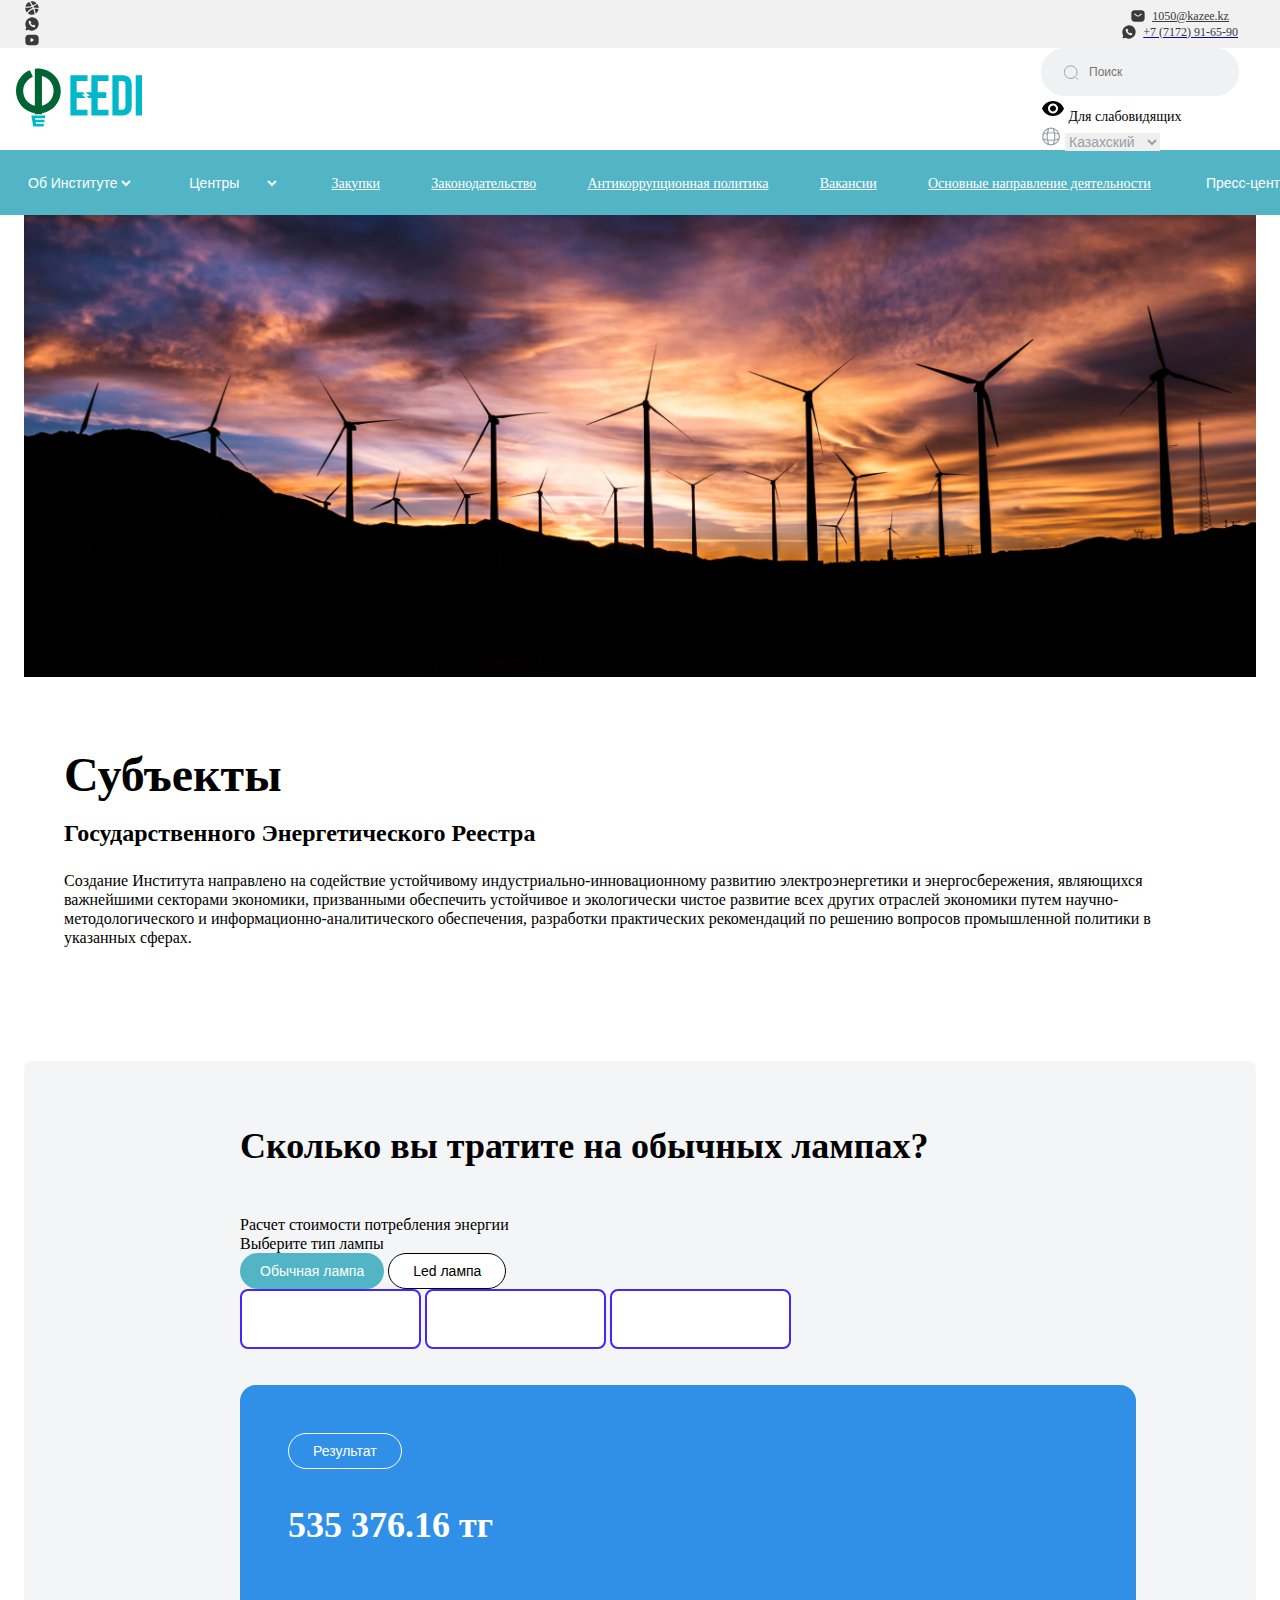
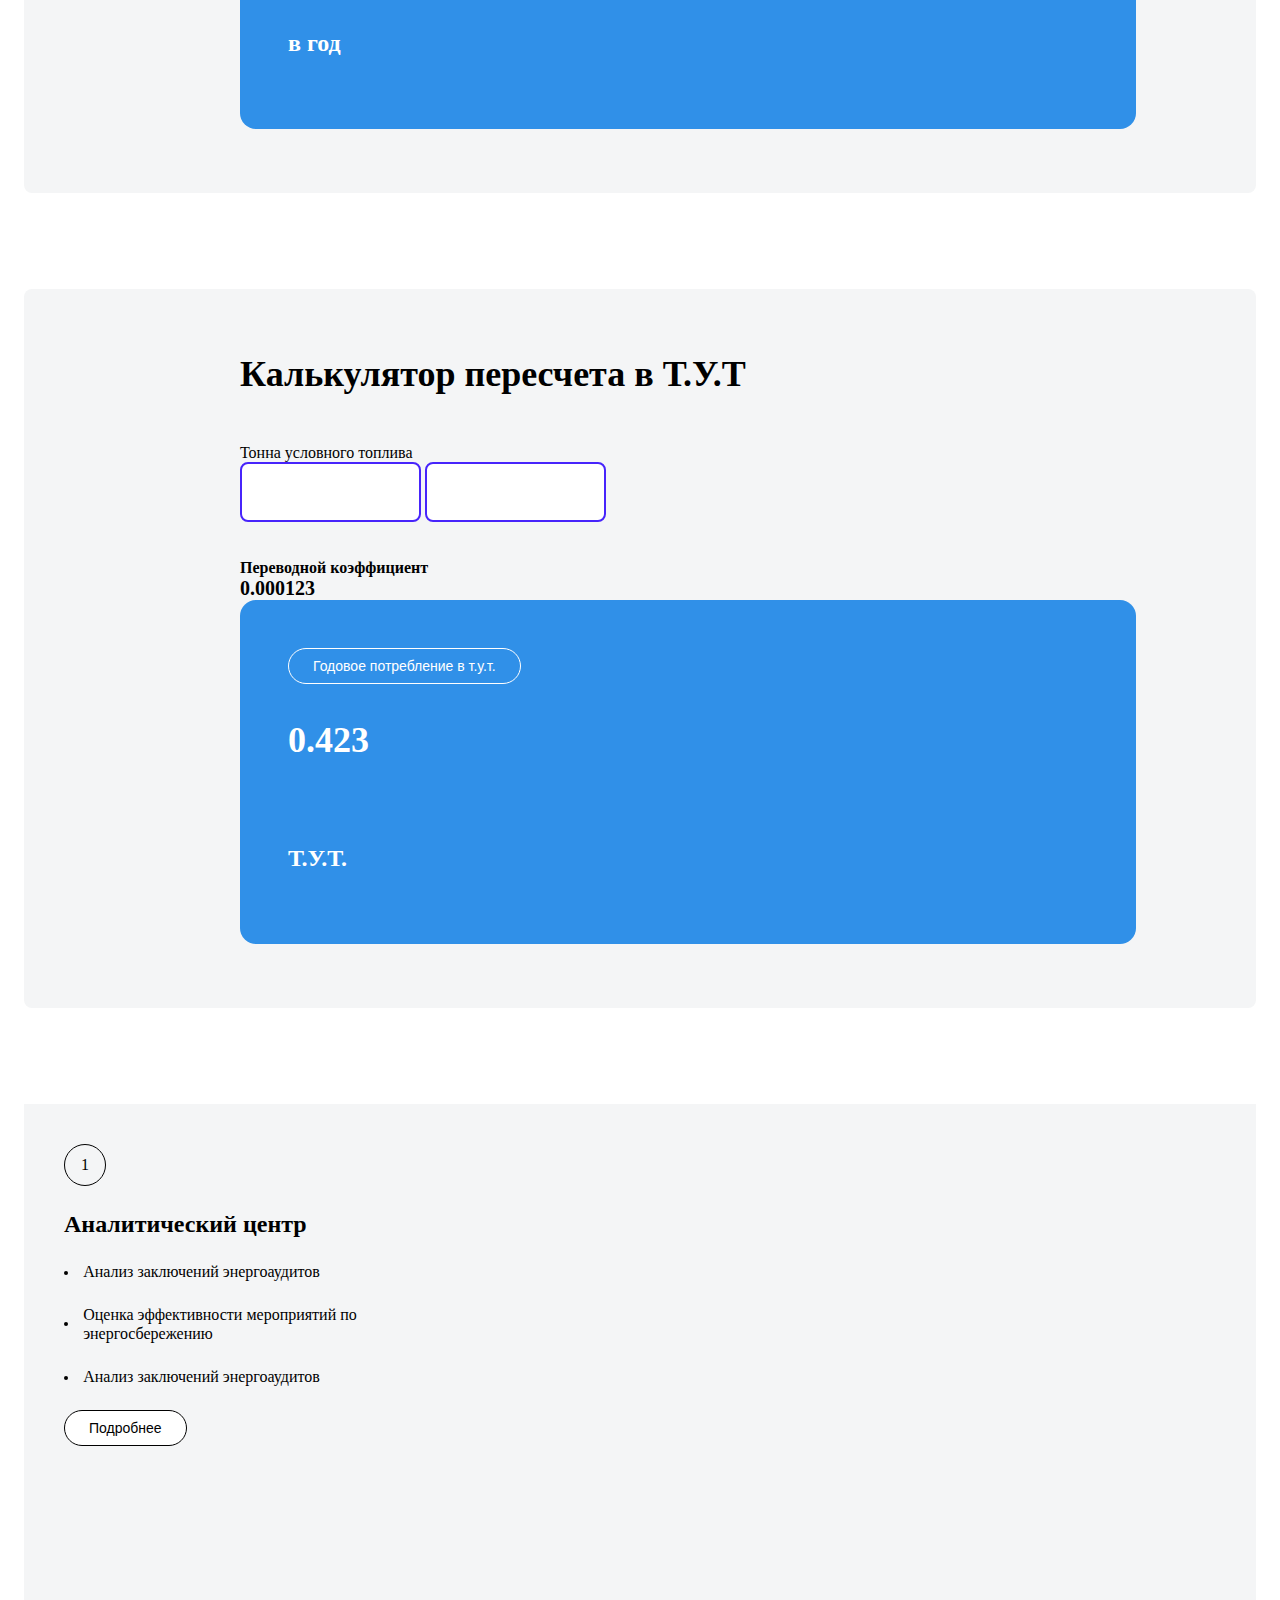
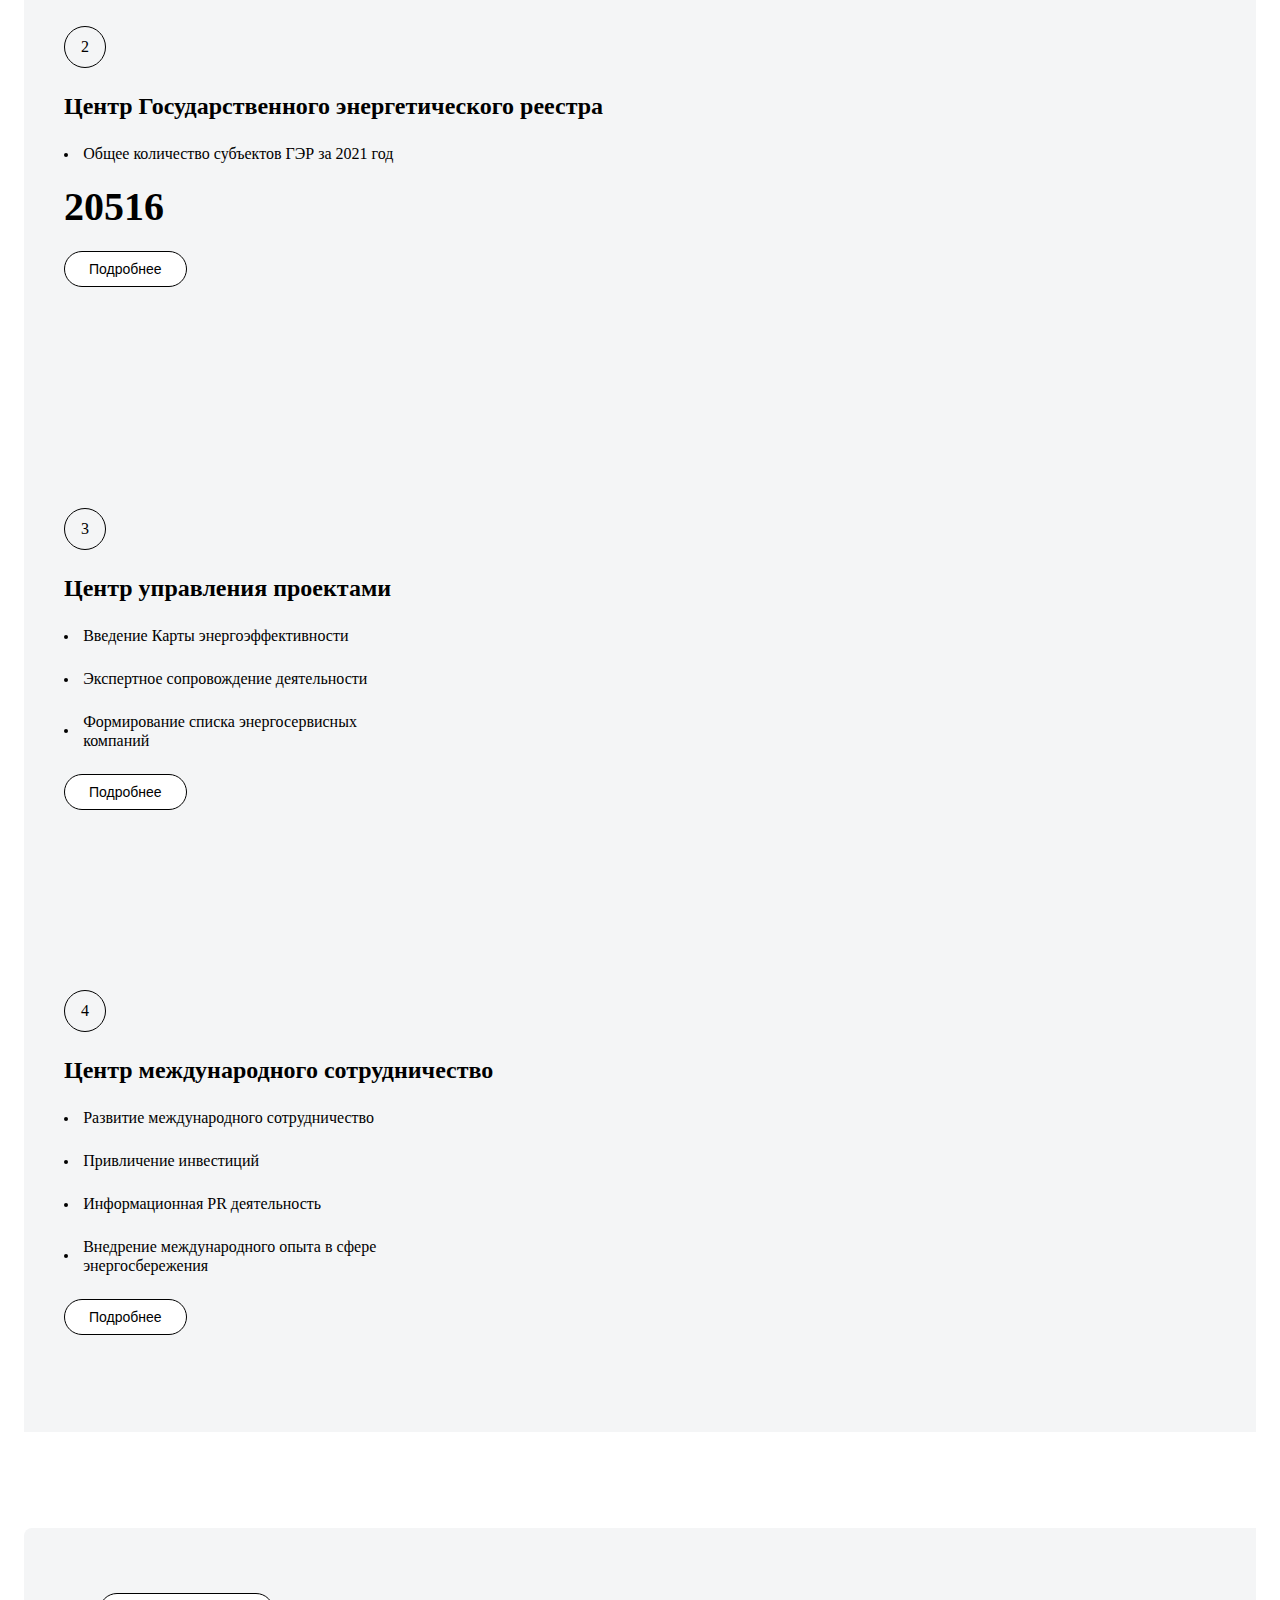
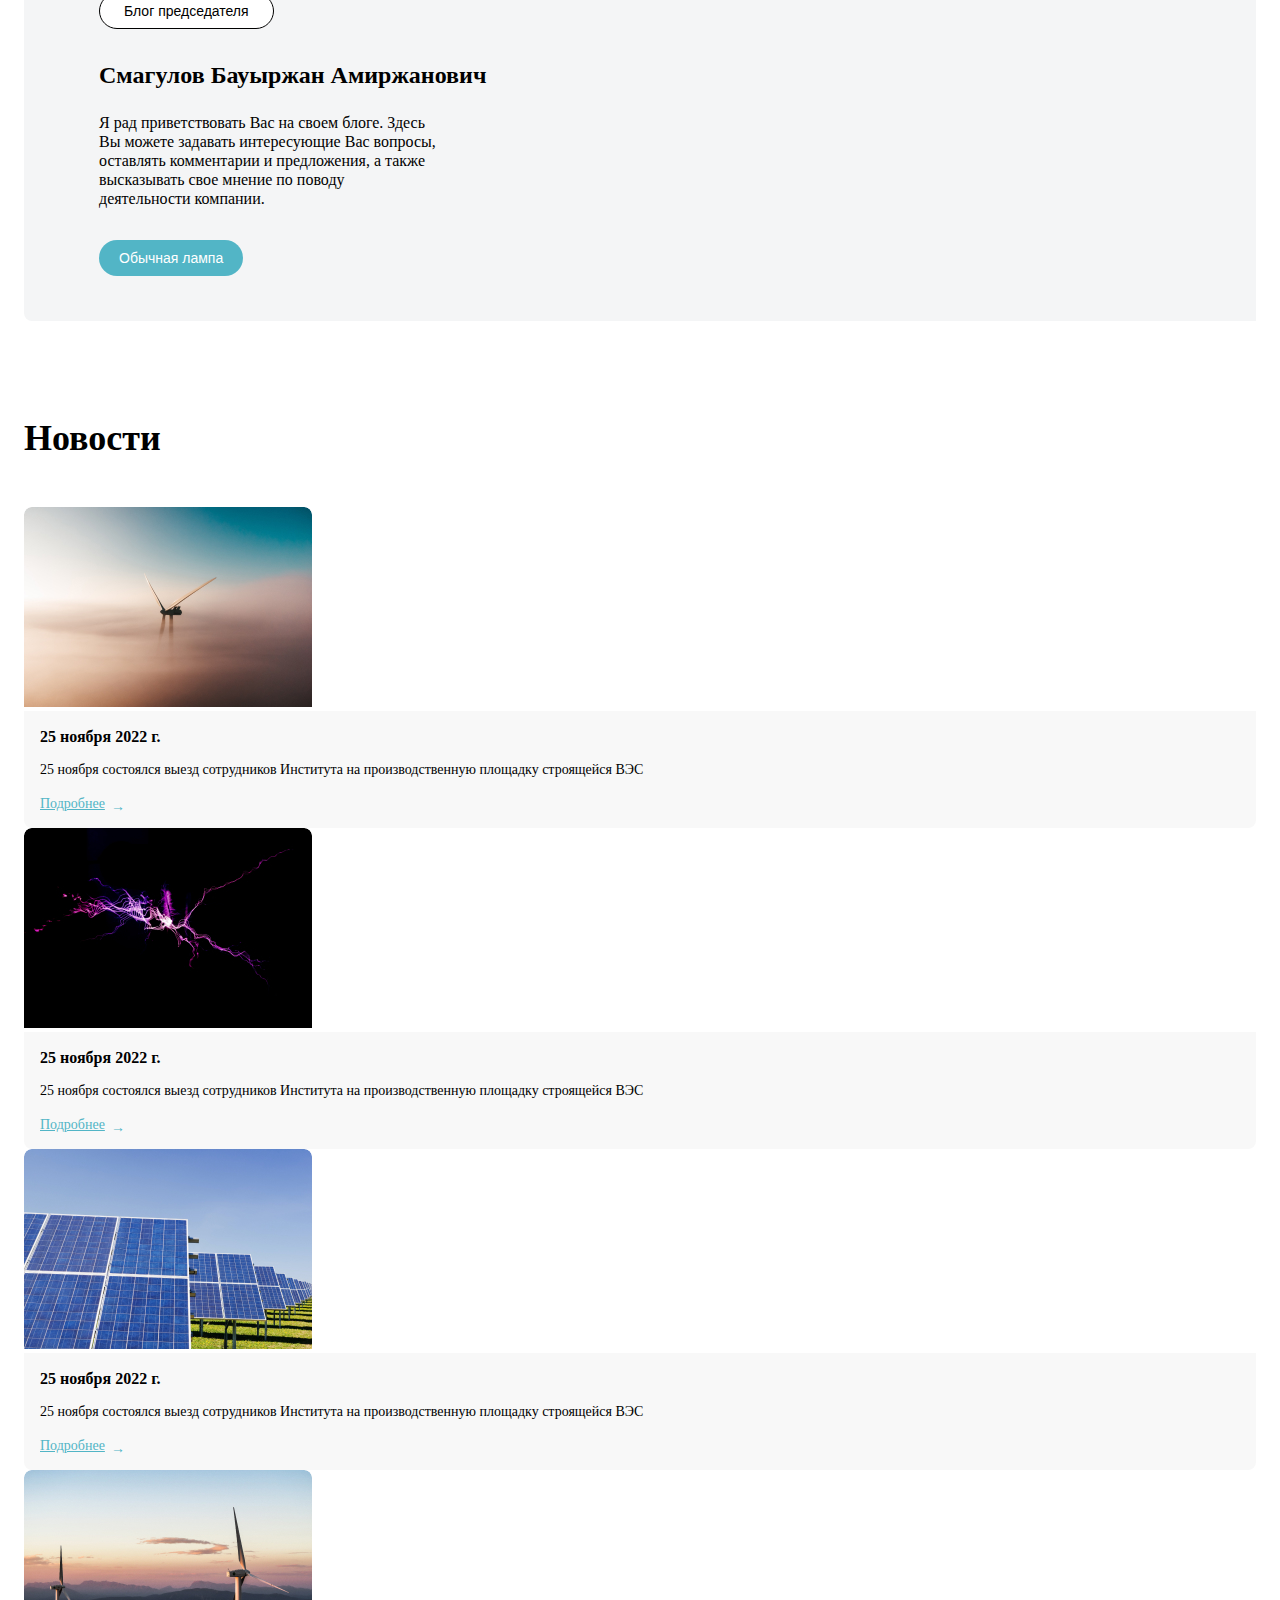
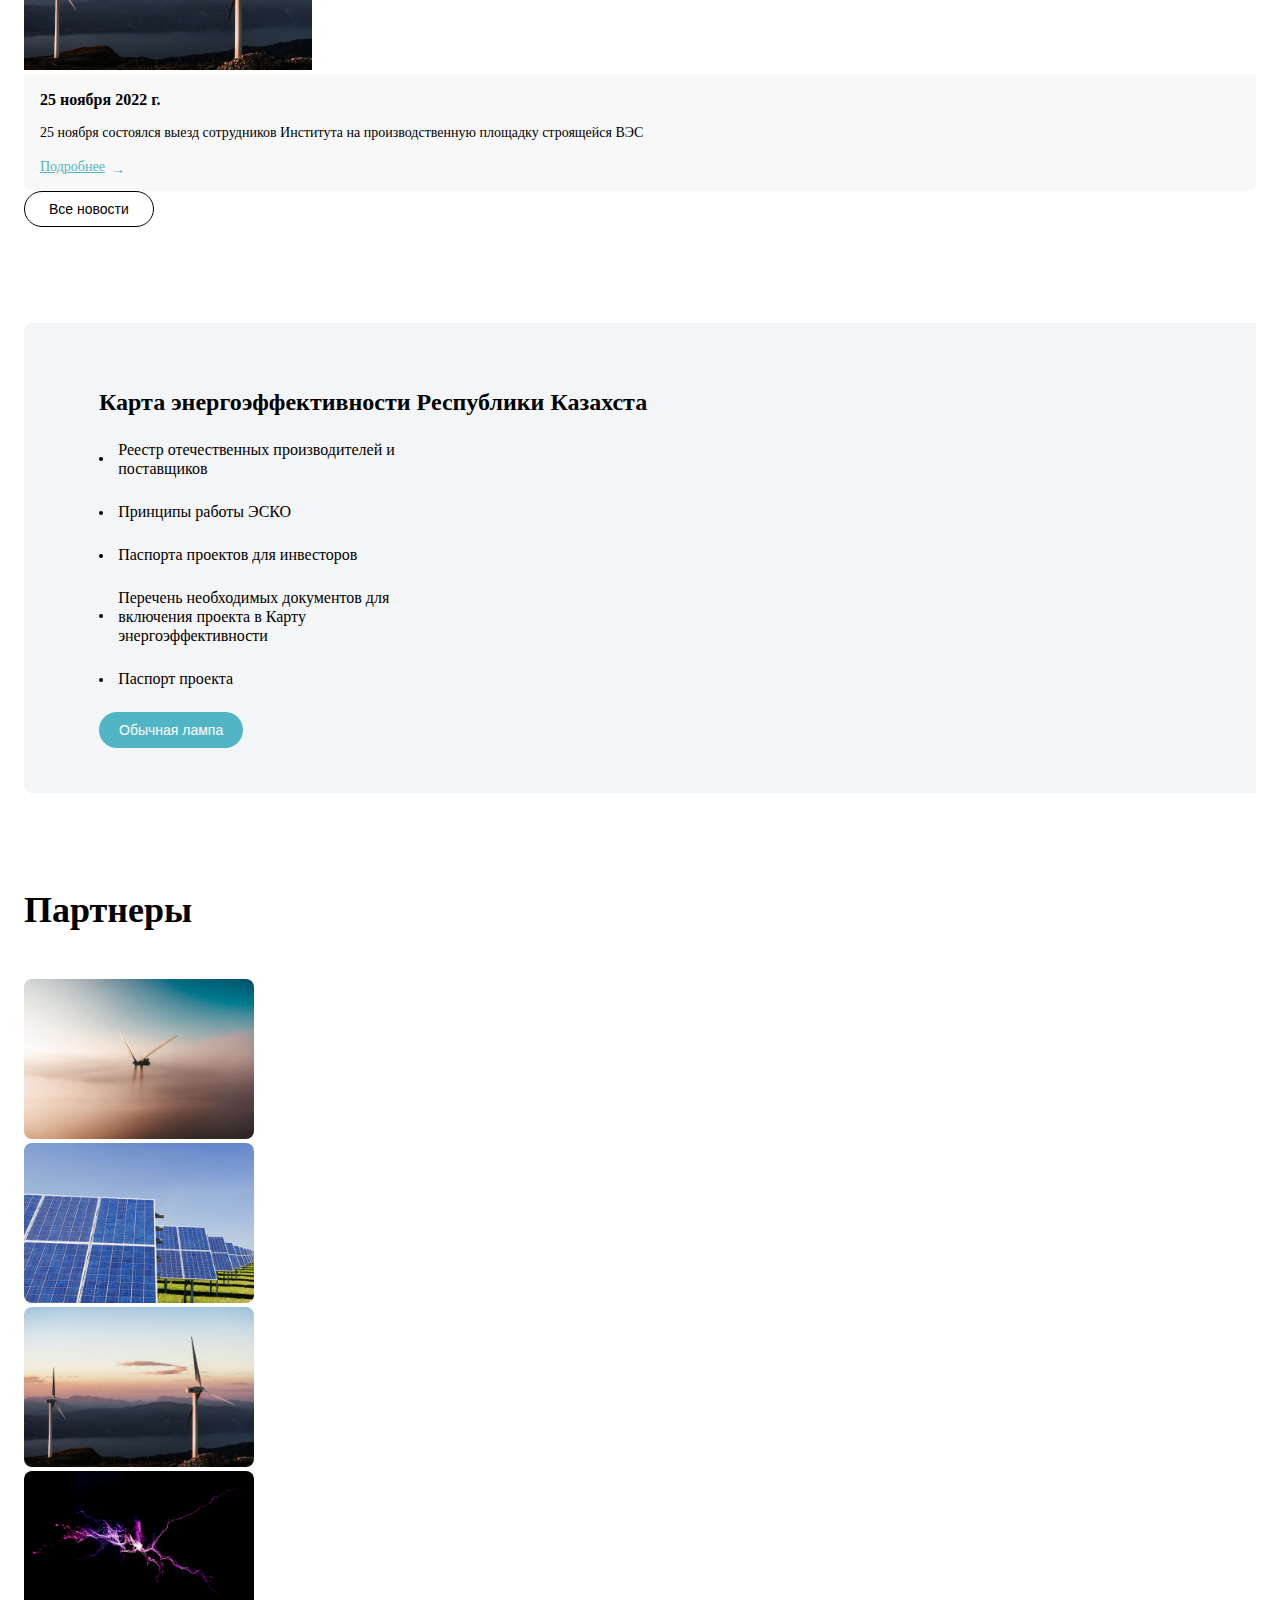
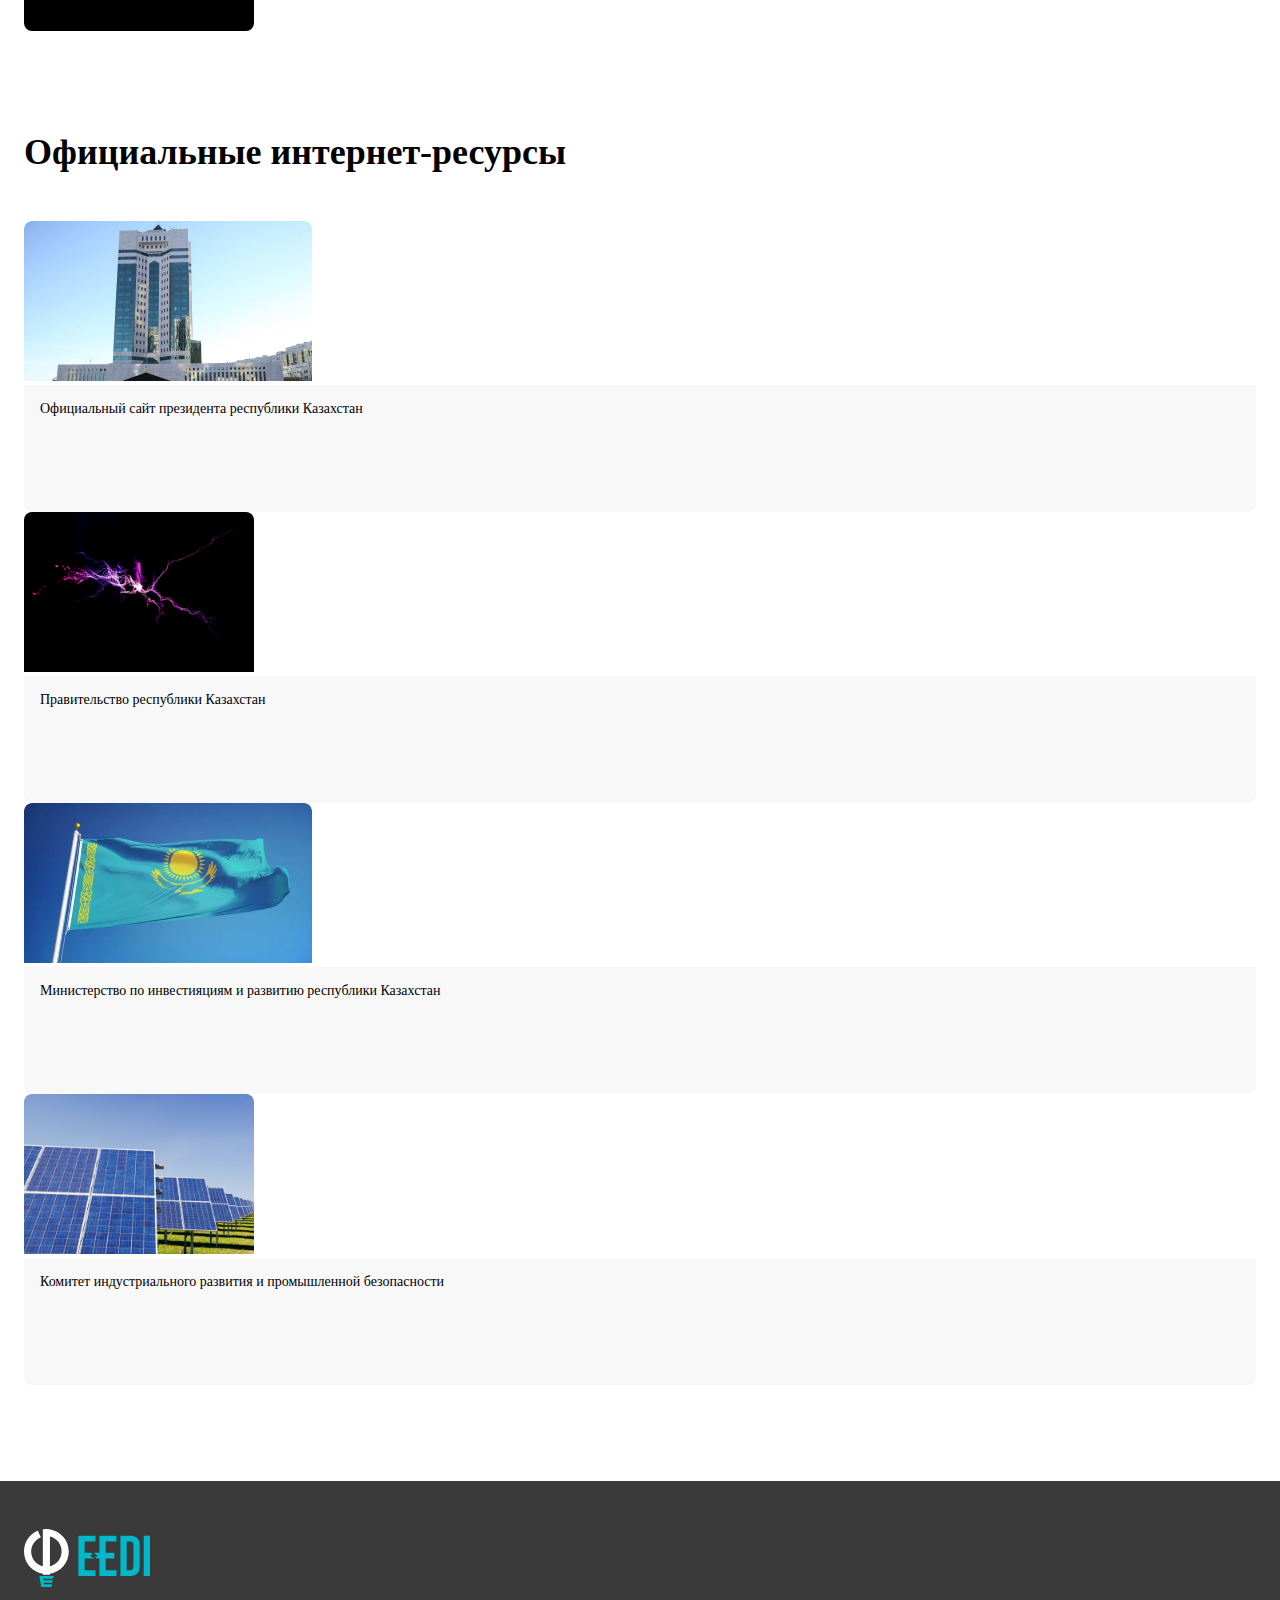
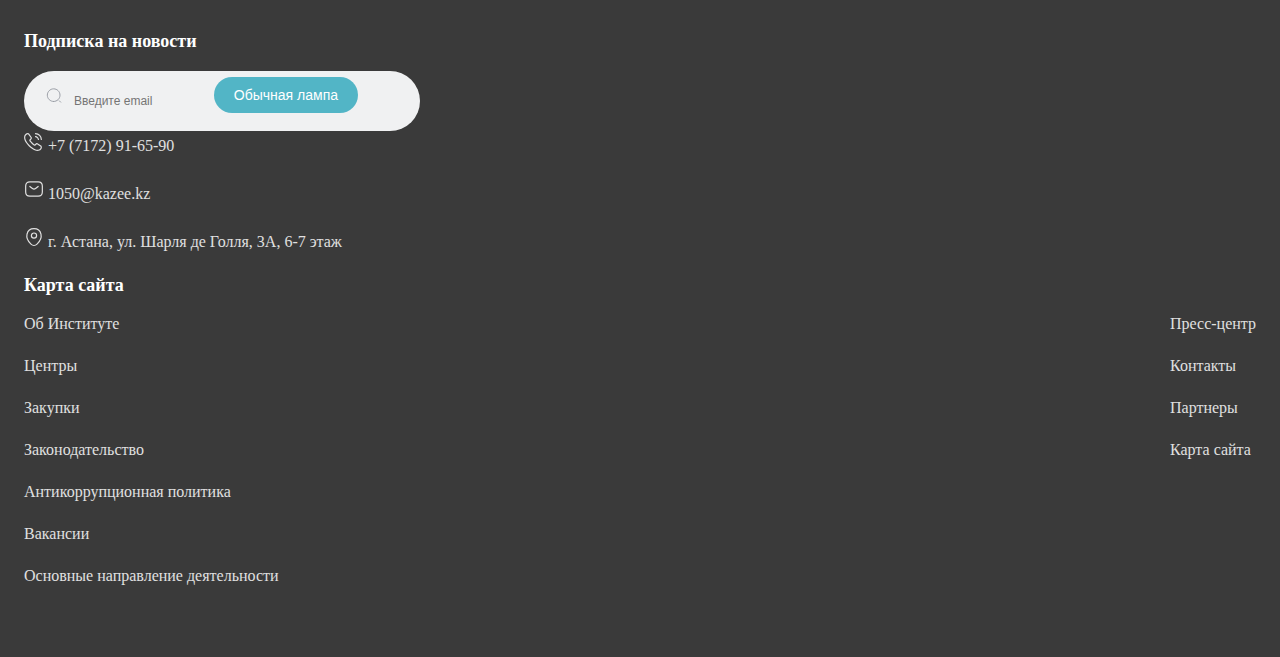
<file: index.html>
<!DOCTYPE html>
<html lang="en">
<head>
    <meta charset="UTF-8">
    <meta http-equiv="X-UA-Compatible" content="IE=edge">
    <meta name="viewport" content="width=device-width, initial-scale=1.0">
    <link rel="stylesheet" href="https://cdn.jsdelivr.net/npm/bootstrap@4.6.2/dist/css/bootstrap.min.css" integrity="sha384-xOolHFLEh07PJGoPkLv1IbcEPTNtaed2xpHsD9ESMhqIYd0nLMwNLD69Npy4HI+N" crossorigin="anonymous">
    <link rel="stylesheet" href="style.css">
    <title>Document</title>
</head>
<body>

    <div class="top-line__wrapper">
        <div class="container">
            <div class="top-line">
                <nav class="top-line__nav d-flex">
                    <a href="" class="center">
                        <img src="img/header/dribbble.svg" alt="">
                    </a>
                    <a href="" class="center">
                        <img src="img/header/whatsapp.svg" alt="">
                    </a>
                    <a href="" class="center">
                        <img src="img/header/youtube.svg" alt="">
                    </a>
                </nav>
                
                <nav class="top-line__nav d-flex">
                    <a href="" class="center text-decoration-none">
                        <img src="img/header/sms.svg" alt="">
                        <span class="text-underline">1050@kazee.kz</span>
                    </a>
                    <a href="tel:+77172916590" class="center text-decoration-none">
                        <img src="img/header/whatsapp.svg" alt="">
                        <span>+7 (7172) 91-65-90</span>
                    </a>
                </nav>
            </div>
        </div>
    </div>

    <header>
        <div>
            <div class="container header__wrapper">
                <a href="" class="logo">
                    <img src="img/header/logo.svg" alt="">
                </a>
    
                <div class="d-flex align-items-center">
                    <div class="input-block">
                        <input type="text" placeholder="Поиск" class="header__input">
                        <img class="header-input__img" src="img/header/search-normal.svg" alt="">
                    </div>
                    <p class="visually-impaired">
                        <img src="img/header/eye.svg" alt="">
                        <span class="visually-impaired__span">Для слабовидящих</span>
                    </p>
                    <img src="img/header/global.svg" alt="">
                    <select name="" id="language">
                        <option value="value1">Русский</option>
                        <option value="value2" selected>Казахский</option>
                        <option value="value3">Английский</option>
                    </select>
                </div>
            </div>
        </div>
        <div style="background: #52B5C6;">
            <div class="container header-navigation">
                <div class="navigation-burger">
                    <img src="img/icon/burger-menu.png" alt="">
                </div>
                <nav class="header-navigation__nav">
                    <li>
                        <select name="">
                            <option value="value1" selected>Об Институте</option>
                            <option value="value2" >Казахский</option>
                            <option value="value3">Английский</option>
                        </select>
                    </li>
                    <li>
                        <select name="">
                            <option value="value1" selected>Центры</option>
                            <option value="value2" >Казахский</option>
                            <option value="value3">Английский</option>
                        </select>
                    </li>
                    <li>
                        <a href="" class="text-decoration-none">
                            Закупки
                        </a>
                    </li>
                    <li>
                        <a href="" class="text-decoration-none">
                            Законодательство
                        </a>
                    </li>
                    <li>
                        <a href="" class="text-decoration-none">
                            Антикоррупционная политика
                        </a>
                    </li>
                    <li>
                        <a href="" class="text-decoration-none">
                            Вакансии
                        </a>
                    </li>
                    <li>
                        <a href="" class="text-decoration-none">
                            Основные направление деятельности
                        </a>
                    </li>
                    <li>
                        <select name="">
                            <option value="value1" selected>Пресс-центр</option>
                            <option value="value2" >Казахский</option>
                            <option value="value3">Английский</option>
                        </select>
                    </li>
                </nav>
            </div>
        </div>
    </header>

    <main>
        <section>
            <div class="container px-0">
                <img style="width: 100%" src="img/main-rectangle.jpg" alt="">
            </div>
        </section>

        <div class="container state-information">
            <div class="row">
                <div class="col-12 col-lg-4">
                    <p class="title">Субъекты</p>
                    <p class="sub-title">Государственного Энергетического Реестра</p>
                </div>
                <div class="col-12 col-lg-8">
                    <p class="text">Создание Института направлено на содействие устойчивому индустриально-инновационному развитию электроэнергетики и энергосбережения,
                        являющихся важнейшими секторами экономики, призванными обеспечить устойчивое и экологически чистое развитие всех других отраслей
                        экономики путем научно-методологического и информационно-аналитического обеспечения, разработки практических рекомендаций по решению 
                        вопросов промышленной политики в указанных сферах.</p>
                </div>
            </div>
        </div>

        <section>
            <div class="container px-3">
                <div class="spending-calculator">
                    <div class="spending-calculator__wrapper">
                        <div class="row mb-3">
                            <div class="title col-12">Сколько вы тратите на обычных лампах?</div>
                            <p class="col-12 mb-5">Расчет стоимости потребления энергии</p>
    
                            <p class="col-12 mb-3">Выберите тип лампы</p>
    
                            <button class="btn-touch ml-3 mr-4">Обычная лампа</button>
                            <button class="btn-info">Led лампа</button>
                        </div>
                        <div class="row">
                            <div class="col-12 col-lg-6 pt-1">
                                <input class="col-12" type="text">
                                <input class="col-12" type="text">
                                <input class="col-12" type="text">
                            </div>
                            <div class="col-12 col-lg-6">
                                <div class="spending-calculator__card">
                                    <button class="btn-white">Результат</button>
                                    <p class="title">535 376.16 тг</p>
                                    <p class="sub-title">в год</p>
                                </div>
                            </div>
                        </div>
                    </div>
                </div>
            </div>
        </section>

        <section class="cart-group">
            <div class="container px-3">
                <div class="spending-calculator">
                    <div class="spending-calculator__wrapper">
                        <div class="row mb-3">
                            <div class="title col-12">Калькулятор пересчета в Т.У.Т</div>
                            <p class="col-12 mb-5">Тонна условного топлива</p>
                        </div>
                        <div class="row">
                            <div class="col-12 col-lg-6 pt-1 mb-3">
                                <input class="col-12" type="text">
                                <input class="col-12" type="text">
                                <p class="sub-title-text">Переводной коэффициент</p>
                                <p class="spending-calculator__number">0.000123</p>
                            </div>
                            <div class="col-12 col-lg-6">
                                <div class="spending-calculator__card">
                                    <button class="btn-white">Годовое потребление в т.у.т.</button>
                                    <p class="title">0.423</p>
                                    <p class="sub-title">Т.У.Т.</p>
                                </div>
                            </div>
                        </div>
                    </div>
                </div>
            </div>
        </section>

        <section>
            <div class="container">
                <div class="row">
                    <div class="col-12 col-lg-6 mb-4 mb-lg-0 px-0 pr-lg-3">
                        <div class="grid-item bg-gray-100">
                            <div class="border-circle center">
                                1
                            </div>
                            <div class="sub-title">Аналитический центр</div>
                            <li class="grid-item__list">
                                <p>Анализ заключений энергоаудитов</p>
                            </li>
                            <li class="grid-item__list">
                                <p>Оценка эффективности мероприятий по энергосбережению</p>
                            </li>
                            <li class="grid-item__list">
                                <p>Анализ заключений энергоаудитов</p>
                            </li>
                            <button class="btn-info">Подробнее</button>
                        </div>
                    </div>
                    <div class="col-12 col-lg-6 px-0">
                        <div class="grid-item bg-gray-100">
                            <div class="border-circle center">
                                2
                            </div>
                            <div class="sub-title">Центр Государственного энергетического реестра</div>
                            <li class="grid-item__list">
                                <p>Общее количество субъектов ГЭР за 2021 год</p>
                            </li>
                            <p class="grid-item__year">20516</p>
                            <button class="btn-info">Подробнее</button>
                        </div>
                    </div>
                </div>
                <div class="row mt-4">
                    <div class="col-12 col-lg-6 mb-4 mb-lg-0 px-0 pr-lg-3">
                        <div class="grid-item bg-gray-100">
                            <div class="border-circle center">
                                3
                            </div>
                            <div class="sub-title">Центр управления проектами</div>
                            <li class="grid-item__list">
                                <p>Введение Карты энергоэффективности</p>
                            </li>
                            <li class="grid-item__list">
                                <p>Экспертное сопровождение деятельности</p>
                            </li>
                            <li class="grid-item__list">
                                <p>Формирование списка энергосервисных компаний</p>
                            </li>
                            <button class="btn-info">Подробнее</button>
                        </div>
                    </div>
                    <div class="col-12 col-lg-6 px-0">
                        <div class="grid-item bg-gray-100">
                            <div class="border-circle center">
                                4
                            </div>
                            <div class="sub-title">Центр международного сотрудничество</div>
                            <li class="grid-item__list">
                                <p>Развитие международного сотрудничество</p>
                            </li>
                            <li class="grid-item__list">
                                <p>Привличение инвестиций</p>
                            </li>
                            <li class="grid-item__list">
                                <p>Информационная PR деятельность </p>
                            </li>
                            <li class="grid-item__list">
                                <p>Внедрение международного опыта в сфере энергосбережения</p>
                            </li>
                            <button class="btn-info">Подробнее</button>
                        </div>
                    </div>
                </div>
            </div>
        </section>

        <section>
            <div class="container">
                <div class="row">
                    <div class="main-block-info__inf bg-gray-100 col-12 col-md-6 pr-0">
                        <button class="btn-info">Блог председателя</button>
                        <p class="sub-title">Смагулов Бауыржан Амиржанович</p>
                        <p class="main-block-info__text">
                            Я рад приветствовать Вас на своем блоге. Здесь Вы можете задавать интересующие Вас вопросы,
                            оставлять комментарии и предложения, а также высказывать свое мнение по поводу деятельности компании.
                        </p>
                        <button class="btn-touch">Обычная лампа</button>
                    </div>
                    <div class="main-block-img col-12 col-md-6 pl-0" style="background: url(img/main-face.jpg)no-repeat center"></div>
                </div>
            </div>
        </section>

        <section class="main-news">
            <div class="container">
                <p class="title ml-n3">Новости</p>

                <div class="row">
                    <div class="col-6 col-md-3 mb-3 pl-0 pr-md-3">
                        <div class="card">
                            <img class="card-img-top" src="/img/cart-main.jpg" alt="Card image cap">
                            <div class="card-body">
                                <h5 class="card-title">25 ноября 2022 г.</h5>
                                <p class="card-text">25 ноября состоялся выезд сотрудников Института на производственную площадку строящейся ВЭС</p>
                                <a href="#" class="btn-card">Подробнее</a>
                            </div>
                        </div>
                    </div>
                    <div class="col-6 col-md-3 pr-0 px-md-2">
                        <div class="card">
                            <img class="card-img-top" src="/img/cart-main-4.jpg" alt="Card image cap">
                            <div class="card-body">
                                <h5 class="card-title">25 ноября 2022 г.</h5>
                                <p class="card-text">25 ноября состоялся выезд сотрудников Института на производственную площадку строящейся ВЭС</p>
                                <a href="#" class="btn-card">Подробнее</a>
                            </div>
                        </div>
                    </div>
                    <div class="col-6 col-md-3 mb-3 pl-0 px-md-2">
                        <div class="card">
                            <img class="card-img-top" src="/img/cart-main-2.jpg" alt="Card image cap">
                            <div class="card-body">
                                <h5 class="card-title">25 ноября 2022 г.</h5>
                                <p class="card-text">25 ноября состоялся выезд сотрудников Института на производственную площадку строящейся ВЭС</p>
                                <a href="#" class="btn-card">Подробнее</a>
                            </div>
                        </div>
                    </div>
                    <div class="col-6 col-md-3  pr-0 pl-md-3">
                        <div class="card">
                            <img class="card-img-top" src="/img/cart-main-3.jpg" alt="Card image cap">
                            <div class="card-body">
                                <h5 class="card-title">25 ноября 2022 г.</h5>
                                <p class="card-text">25 ноября состоялся выезд сотрудников Института на производственную площадку строящейся ВЭС</p>
                                <a href="#" class="btn-card">Подробнее</a>
                            </div>
                        </div>
                    </div>
                </div>
                <button class="btn-info mt-4">Все новости</button>
            </div>
        </section>

        <section>
            <div class="container">
                <div class="row">
                    <div class="main-block-info__inf bg-gray-100 col-12 col-md-6 pr-0">
                        <p class="sub-title">Карта энергоэффективности Республики Казахста</p>
                        <li class="grid-item__list">
                            <p>Реестр отечественных производителей и поставщиков</p>
                        </li>
                        <li class="grid-item__list">
                            <p>Принципы работы ЭСКО</p>
                        </li>
                        <li class="grid-item__list">
                            <p>Паспорта проектов для инвесторов</p>
                        </li>
                        <li class="grid-item__list">
                            <p>Перечень необходимых документов для включения проекта в Карту энергоэффективности</p>
                        </li>
                        <li class="grid-item__list">
                            <p>Паспорт проекта</p>
                        </li>
                        <button class="btn-touch">Обычная лампа</button>
                    </div>
                    <div class="main-block-img col-12 col-md-6 pl-0" style="background: url(img/main-face-2.jpg)no-repeat center"></div>
                </div>
            </div>
        </section>

        <section class="partner">
            <div class="container">
                <p class="title ml-n3">Партнеры</p>

                <div class="row">
                    <div class="col-6 col-md-3 mb-3 pl-0 pr-md-3">
                        <div class="card">
                            <img class="card-img-top" src="/img/cart-main.jpg" alt="Card image cap">
                        </div>
                    </div>
                    <div class="col-6 col-md-3 pr-0 px-md-2">
                        <div class="card">
                            <img class="card-img-top" src="/img/cart-main-2.jpg" alt="Card image cap">
                        </div>
                    </div>
                    <div class="col-6 col-md-3 mb-3 pl-0 px-md-2">
                        <div class="card">
                            <img class="card-img-top" src="/img/cart-main-3.jpg" alt="Card image cap">
                        </div>
                    </div>
                    <div class="col-6 col-md-3 pr-0 pl-md-3">
                        <div class="card">
                            <img class="card-img-top" src="/img/cart-main-4.jpg" alt="Card image cap">
                        </div>
                    </div>
                </div>
            </div>
        </section>

        <section class="main-cart-banner">
            <div class="container">
                <p class="title ml-n3">Официальные интернет-ресурсы</p>

                <div class="row">
                    <div class="col-6 col-md-3 mb-3 pl-0 pr-md-3">
                        <div class="card">
                            <img class="card-img-top" src="/img/cart-main-5.jpg" alt="Card image cap">
                            <div class="card-body">
                                <p class="card-text">Официальный сайт президента республики Казахстан</p>
                            </div>
                        </div>
                    </div>
                    <div class="col-6 col-md-3 pr-0 px-md-2">
                        <div class="card">
                            <img class="card-img-top" src="/img/cart-main-4.jpg" alt="Card image cap">
                            <div class="card-body">
                                <p class="card-text">Правительство республики Казахстан</p>
                            </div>
                        </div>
                    </div>
                    <div class="col-6 col-md-3 mb-3 pl-0 px-md-2">
                        <div class="card">
                            <img class="card-img-top" src="/img/cart-main-6.jpg" alt="Card image cap">
                            <div class="card-body">
                                <p class="card-text">Министерство по инвестияциям и развитию республики Казахстан</p>
                            </div>
                        </div>
                    </div>
                    <div class="col-6 col-md-3 pr-0 pl-md-3">
                        <div class="card">
                            <img class="card-img-top" src="/img/cart-main-2.jpg" alt="Card image cap">
                            <div class="card-body">
                                <p class="card-text">Комитет индустриального развития и промышленной безопасности</p>
                            </div>
                        </div>
                    </div>
                </div>
            </div>
        </section>
    </main>

    <footer>
        <div class="container">
            <div class="row footer-wrapper">
                <div class="col-12 col-md-6 mb-5">
                    <a href="" class="logo">
                        <img src="img/logo-footer.svg" alt="">
                    </a>
    
                    <p class="footer-title mb-3">Подписка на новости</p>
                    <div class="input-block mb-4">
                        <input type="text" placeholder="Введите email" class="header__input">
                        <img class="header-input__img" src="img/icon/footer-message.svg" alt="">
                        <button class="btn-touch">Обычная лампа</button>
                    </div>
                    <nav class="footer-nav">
                        <li class="footer-nav__list">
                            <a href="">
                                <img src="img/icon/footer-phone.svg" alt="">
                                +7 (7172) 91-65-90
                            </a>
                        </li>
                        <li class="footer-nav__list">
                            <a href="">
                                <img src="img/icon/footer-message.svg" alt="">
                                1050@kazee.kz
                            </a>
                        </li>
                        <li class="footer-nav__list">
                            <a href="">
                                <img src="img/icon/footer-piont.svg" alt="">
                                г. Астана, ул. Шарля де Голля,  3А, 6-7 этаж
                            </a>
                        </li>
                    </nav>
                </div>
                <div style="display: flex; flex-wrap: wrap; justify-content: space-between;" class="col-12 col-md-6">
                    <p class="footer-title mb-5">Карта сайта</p>
                    <nav>
                        <li>
                            <a href="">Об Институте</a>
                        </li>
                        <li>
                            <a href="">Центры</a>
                        </li>
                        <li>
                            <a href="">Закупки</a>
                        </li>
                        <li>
                            <a href="">Законодательство</a>
                        </li>
                        <li>
                            <a href="">Антикоррупционная политика</a>
                        </li>
                        <li>
                            <a href="">Вакансии</a>
                        </li>
                        <li>
                            <a href="">Основные направление деятельности</a>
                        </li>
                    </nav>
                    <nav>
                        <li>
                            <a href="">Пресс-центр</a>
                        </li>
                        <li>
                            <a href="">Контакты</a>
                        </li>
                        <li>
                            <a href="">Партнеры</a>
                        </li>
                        <li>
                            <a href="">Карта сайта</a>
                        </li>
                    </nav>
                </div>
            </div>
        </div>
    </footer>






    
    <script src="https://cdn.jsdelivr.net/npm/jquery@3.5.1/dist/jquery.slim.min.js" integrity="sha384-DfXdz2htPH0lsSSs5nCTpuj/zy4C+OGpamoFVy38MVBnE+IbbVYUew+OrCXaRkfj" crossorigin="anonymous"></script>
    <script src="https://cdn.jsdelivr.net/npm/popper.js@1.16.1/dist/umd/popper.min.js" integrity="sha384-9/reFTGAW83EW2RDu2S0VKaIzap3H66lZH81PoYlFhbGU+6BZp6G7niu735Sk7lN" crossorigin="anonymous"></script>
    <script src="https://cdn.jsdelivr.net/npm/bootstrap@4.6.2/dist/js/bootstrap.min.js" integrity="sha384-+sLIOodYLS7CIrQpBjl+C7nPvqq+FbNUBDunl/OZv93DB7Ln/533i8e/mZXLi/P+" crossorigin="anonymous"></script>
</body>
</html>
</file>
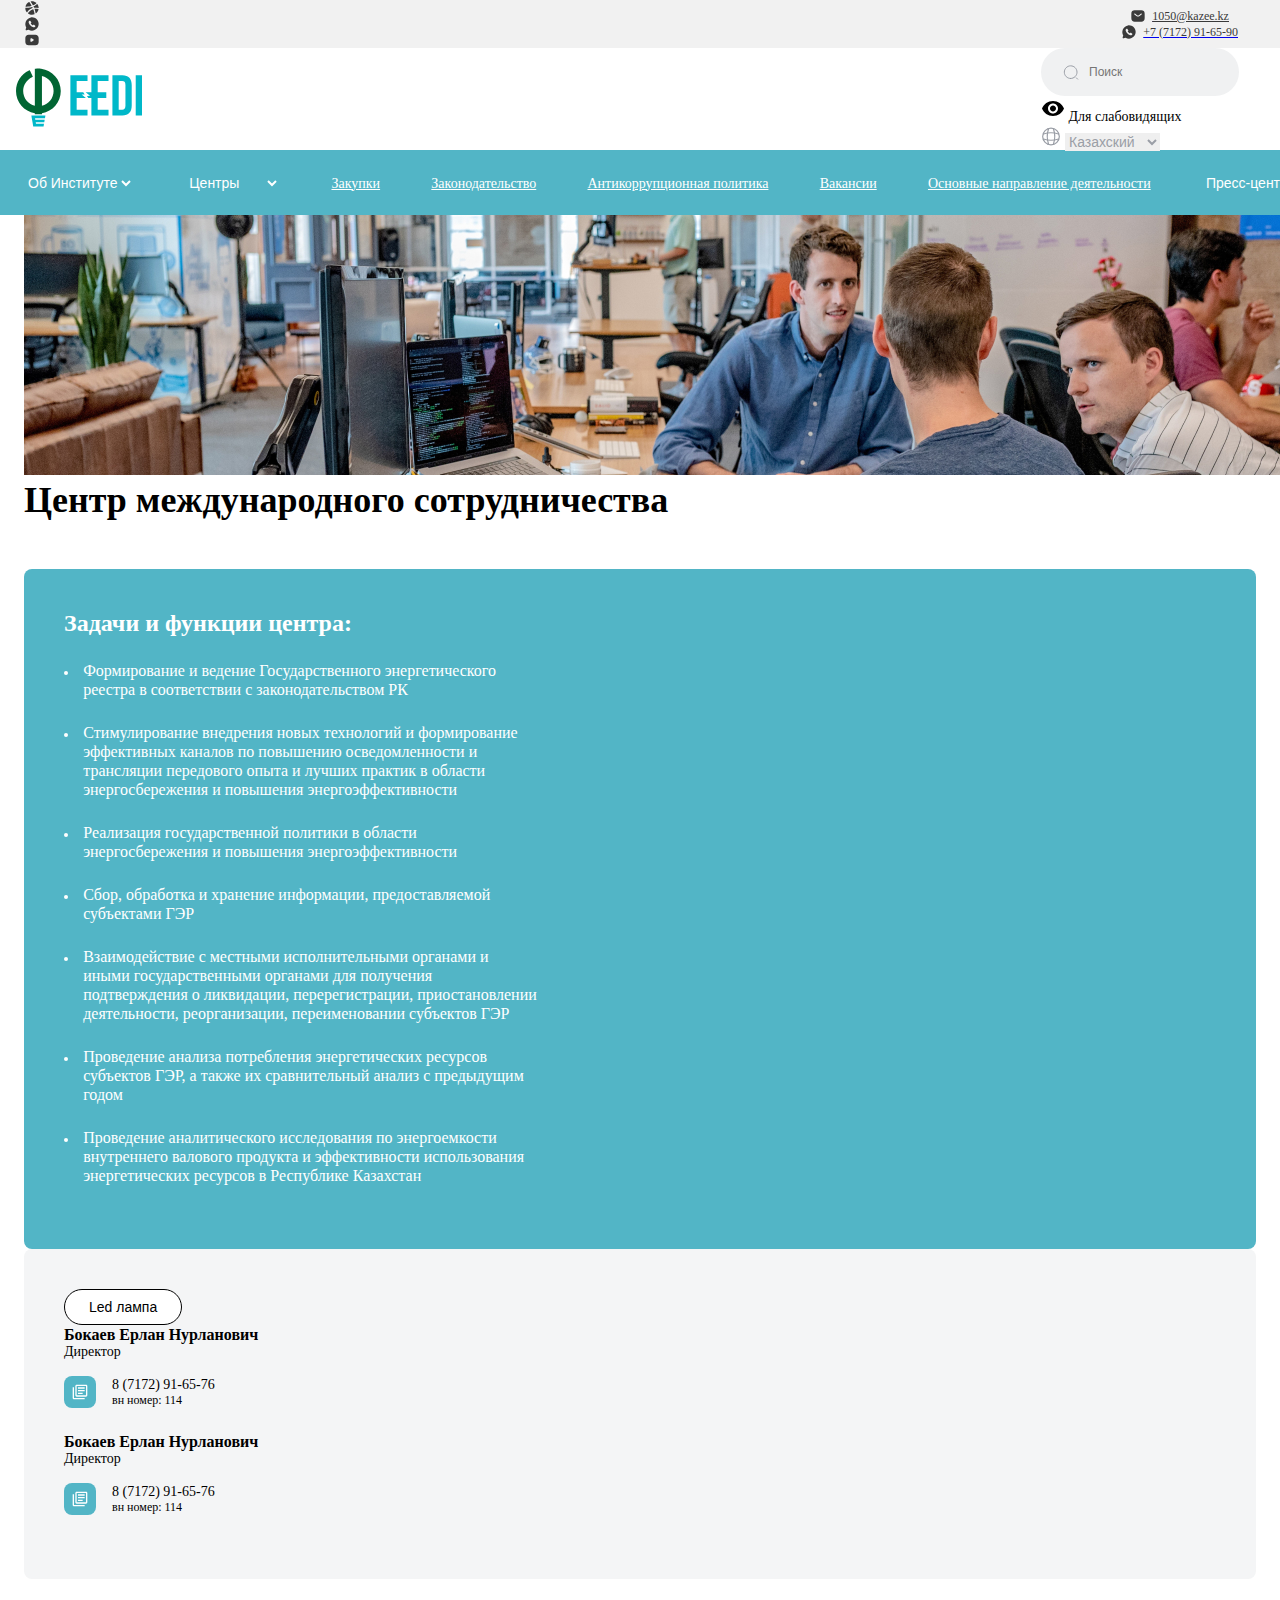
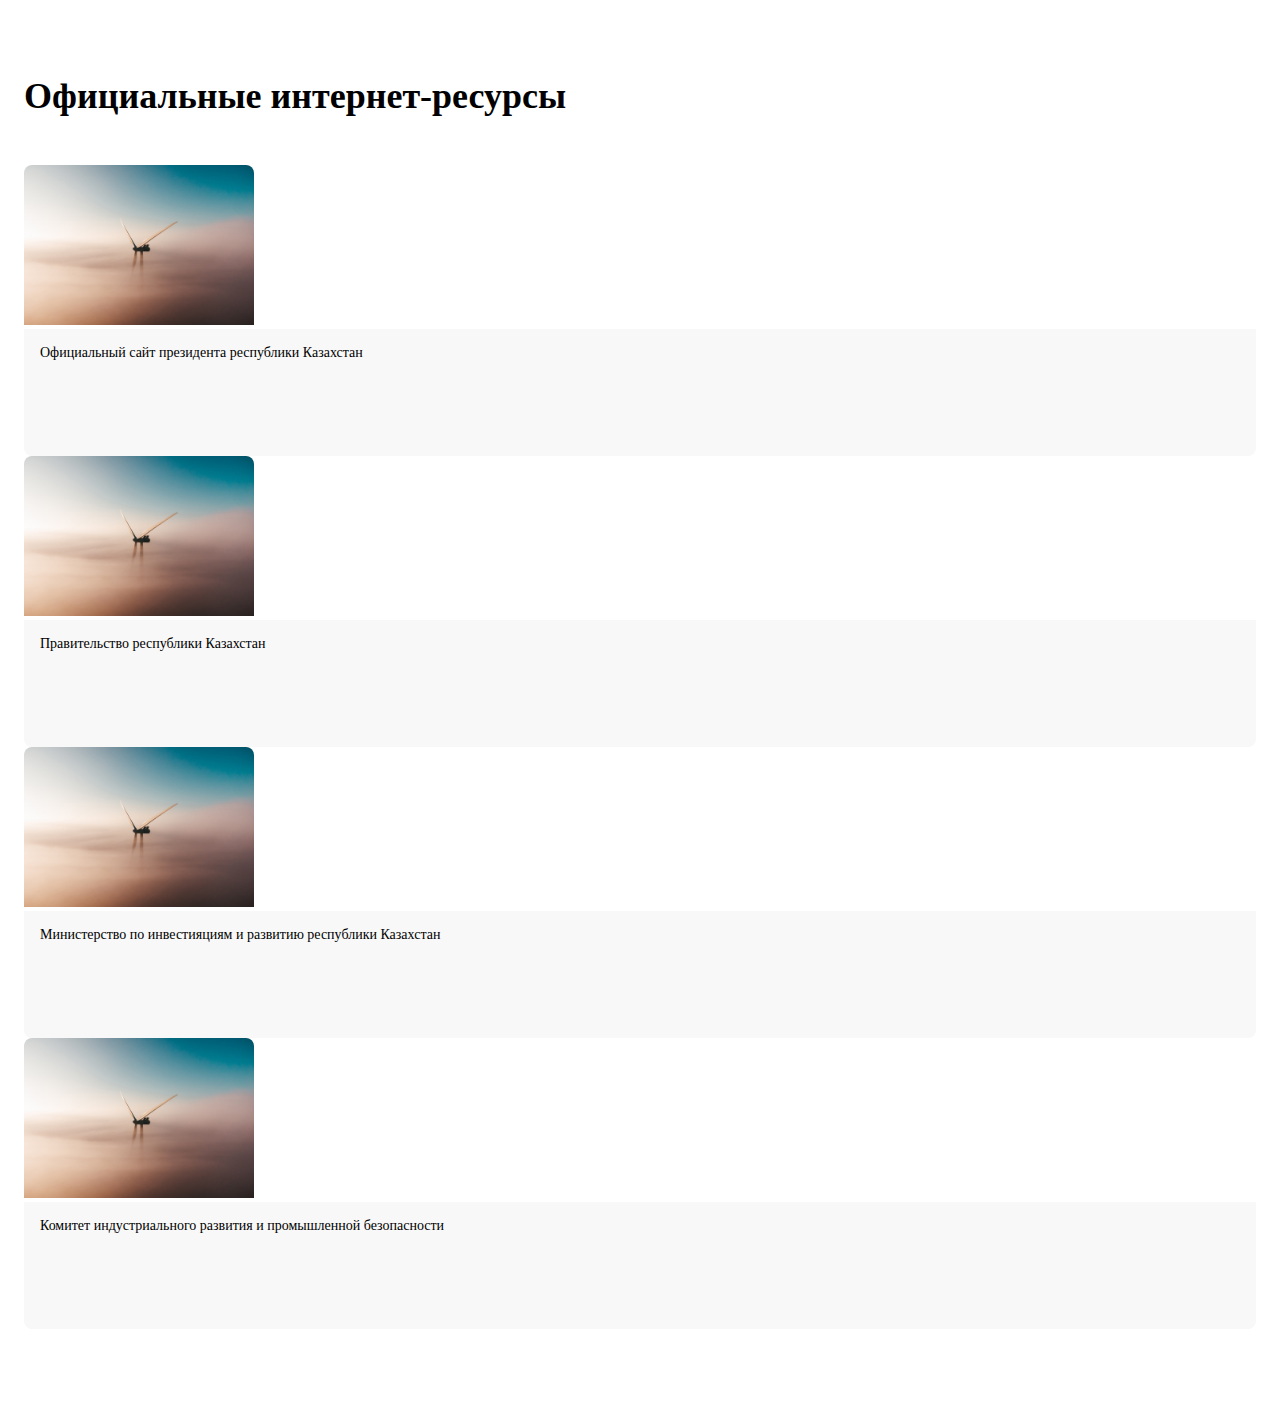
<file: center-cooperation.html>
<!DOCTYPE html>
<html lang="en">
<head>
    <meta charset="UTF-8">
    <meta http-equiv="X-UA-Compatible" content="IE=edge">
    <meta name="viewport" content="width=device-width, initial-scale=1.0">
    <link rel="stylesheet" href="https://cdn.jsdelivr.net/npm/bootstrap@4.6.2/dist/css/bootstrap.min.css" integrity="sha384-xOolHFLEh07PJGoPkLv1IbcEPTNtaed2xpHsD9ESMhqIYd0nLMwNLD69Npy4HI+N" crossorigin="anonymous">
    <link rel="stylesheet" href="style.css"> 
    <title>Document</title>
</head>
<body>
    <div class="top-line__wrapper">
        <div class="container">
            <div class="top-line">
                <nav class="top-line__nav d-flex">
                    <a href="" class="center">
                        <img src="img/header/dribbble.svg" alt="">
                    </a>
                    <a href="" class="center">
                        <img src="img/header/whatsapp.svg" alt="">
                    </a>
                    <a href="" class="center">
                        <img src="img/header/youtube.svg" alt="">
                    </a>
                </nav>
                
                <nav class="top-line__nav d-flex">
                    <a href="" class="center text-decoration-none">
                        <img src="img/header/sms.svg" alt="">
                        <span class="text-underline">1050@kazee.kz</span>
                    </a>
                    <a href="tel:+77172916590" class="center text-decoration-none">
                        <img src="img/header/whatsapp.svg" alt="">
                        <span>+7 (7172) 91-65-90</span>
                    </a>
                </nav>
            </div>
        </div>
    </div>

    <header>
        <div>
            <div class="container header__wrapper">
                <a href="" class="logo">
                    <img src="img/header/logo.svg" alt="">
                </a>
    
                <div class="d-flex align-items-center">
                    <div class="input-block">
                        <input type="text" placeholder="Поиск" class="header__input">
                        <img class="header-input__img" src="img/header/search-normal.svg" alt="">
                    </div>
                    <p class="visually-impaired">
                        <img src="img/header/eye.svg" alt="">
                        <span>Для слабовидящих</span>
                    </p>
                    <img src="img/header/global.svg" alt="">
                    <select name="" id="language">
                        <option value="value1">Русский</option>
                        <option value="value2" selected>Казахский</option>
                        <option value="value3">Английский</option>
                    </select>
                </div>
            </div>
        </div>
        <div style="background: #52B5C6;">
            <div class="container header-navigation">
                <nav class="header-navigation__nav">
                    <li>
                        <select name="">
                            <option value="value1" selected>Об Институте</option>
                            <option value="value2" >Казахский</option>
                            <option value="value3">Английский</option>
                        </select>
                    </li>
                    <li>
                        <select name="">
                            <option value="value1" selected>Центры</option>
                            <option value="value2" >Казахский</option>
                            <option value="value3">Английский</option>
                        </select>
                    </li>
                    <li>
                        <a href="" class="text-decoration-none">
                            Закупки
                        </a>
                    </li>
                    <li>
                        <a href="" class="text-decoration-none">
                            Законодательство
                        </a>
                    </li>
                    <li>
                        <a href="" class="text-decoration-none">
                            Антикоррупционная политика
                        </a>
                    </li>
                    <li>
                        <a href="" class="text-decoration-none">
                            Вакансии
                        </a>
                    </li>
                    <li>
                        <a href="" class="text-decoration-none">
                            Основные направление деятельности
                        </a>
                    </li>
                    <li>
                        <select name="">
                            <option value="value1" selected>Пресс-центр</option>
                            <option value="value2" >Казахский</option>
                            <option value="value3">Английский</option>
                        </select>
                    </li>
                </nav>
            </div>
        </div>
    </header>

    <main>
        <div class="container px-0">
            <img class="col-12 px-0" src="img/center-cooperation.jpg" alt="">
        </div>

        <section>
            <div class="container">
                <p class="title mt-4">Центр международного сотрудничества</p>

                <div class="row">
                    <div class="col-12 col-lg-6 mb-4">
                        <div class="bg-blue__info">
                            <p class="sub-title">Задачи и функции центра:</p>

                            <li class="grid-item__list">
                                <p>Формирование и ведение Государственного энергетического реестра в соответствии с законодательством РК</p>
                            </li>
                            <li class="grid-item__list">
                                <p>Cтимулирование внедрения новых технологий и формирование эффективных каналов по повышению осведомленности и 
                                    трансляции передового опыта и лучших практик в области энергосбережения и повышения энергоэффективности</p>
                            </li>
                            <li class="grid-item__list">
                                <p>Реализация государственной политики в области энергосбережения и повышения энергоэффективности</p>
                            </li>
                            <li class="grid-item__list">
                                <p>Cбор, обработка и хранение информации, предоставляемой субъектами ГЭР</p>
                            </li>
                            <li class="grid-item__list">
                                <p>Взаимодействие с местными исполнительными органами и иными государственными органами для получения подтверждения
                                    о ликвидации, перерегистрации, приостановлении деятельности, реорганизации, переименовании субъектов ГЭР</p>
                            </li>
                            <li class="grid-item__list">
                                <p>Проведение анализа потребления энергетических ресурсов субъектов ГЭР, а также их сравнительный анализ с предыдущим годом</p>
                            </li>
                            <li class="grid-item__list">
                                <p>Проведение аналитического исследования по энергоемкости внутреннего валового продукта и эффективности использования энергетических ресурсов в Республике Казахстан</p>
                            </li>
                        </div>
                    </div>
                    <div class="col-12 col-lg-6 mb-4">
                        <div class="bg-gray__info">
                            <button class="btn-info mb-3">Led лампа</button>
                            <div class="bg-gray__user">
                                <p class="sub-title-text">Бокаев Ерлан Нурланович</p>
                                <p class="bg-gray__profession">Директор</p>
                                <div class="bg-gray__item">
                                    <div class="info-block__img center">
                                        <img src="img/icon/border-item-document.svg" alt="">
                                    </div>
                                    <div>
                                        <p class="bg-gray__phone">8 (7172) 91-65-76</p>
                                        <p class="bg-gray__number">вн номер: 114</p>
                                    </div>
                                </div>
                            </div>
                            <div class="bg-gray__user">
                                <p class="sub-title-text">Бокаев Ерлан Нурланович</p>
                                <p class="bg-gray__profession">Директор</p>
                                <div class="bg-gray__item">
                                    <div class="info-block__img center">
                                        <img src="img/icon/border-item-document.svg" alt="">
                                    </div>
                                    <div>
                                        <p class="bg-gray__phone">8 (7172) 91-65-76</p>
                                        <p class="bg-gray__number">вн номер: 114</p>
                                    </div>
                                </div>
                            </div>
                        </div>
                    </div>
                </div>
            </div>
        </section>

        <section class="main-cart-banner">
            <div class="container">
                <p class="title">Официальные интернет-ресурсы</p>

                <div class="row">
                    <div class="col-6 col-md-3 mb-3 pl-0 pr-md-3">
                        <div class="card">
                            <img class="card-img-top" src="/img/cart-main.jpg" alt="Card image cap">
                            <div class="card-body">
                                <p class="card-text">Официальный сайт президента республики Казахстан</p>
                            </div>
                        </div>
                    </div>
                    <div class="col-6 col-md-3 pr-0 px-md-2">
                        <div class="card">
                            <img class="card-img-top" src="/img/cart-main.jpg" alt="Card image cap">
                            <div class="card-body">
                                <p class="card-text">Правительство республики Казахстан</p>
                            </div>
                        </div>
                    </div>
                    <div class="col-6 col-md-3 mb-3 pl-0 px-md-2">
                        <div class="card">
                            <img class="card-img-top" src="/img/cart-main.jpg" alt="Card image cap">
                            <div class="card-body">
                                <p class="card-text">Министерство по инвестияциям и развитию республики Казахстан</p>
                            </div>
                        </div>
                    </div>
                    <div class="col-6 col-md-3 pr-0 pl-md-3">
                        <div class="card">
                            <img class="card-img-top" src="/img/cart-main.jpg" alt="Card image cap">
                            <div class="card-body">
                                <p class="card-text">Комитет индустриального развития и промышленной безопасности</p>
                            </div>
                        </div>
                    </div>
                </div>
            </div>
        </section>

    </main>
</body>
</html>
</file>
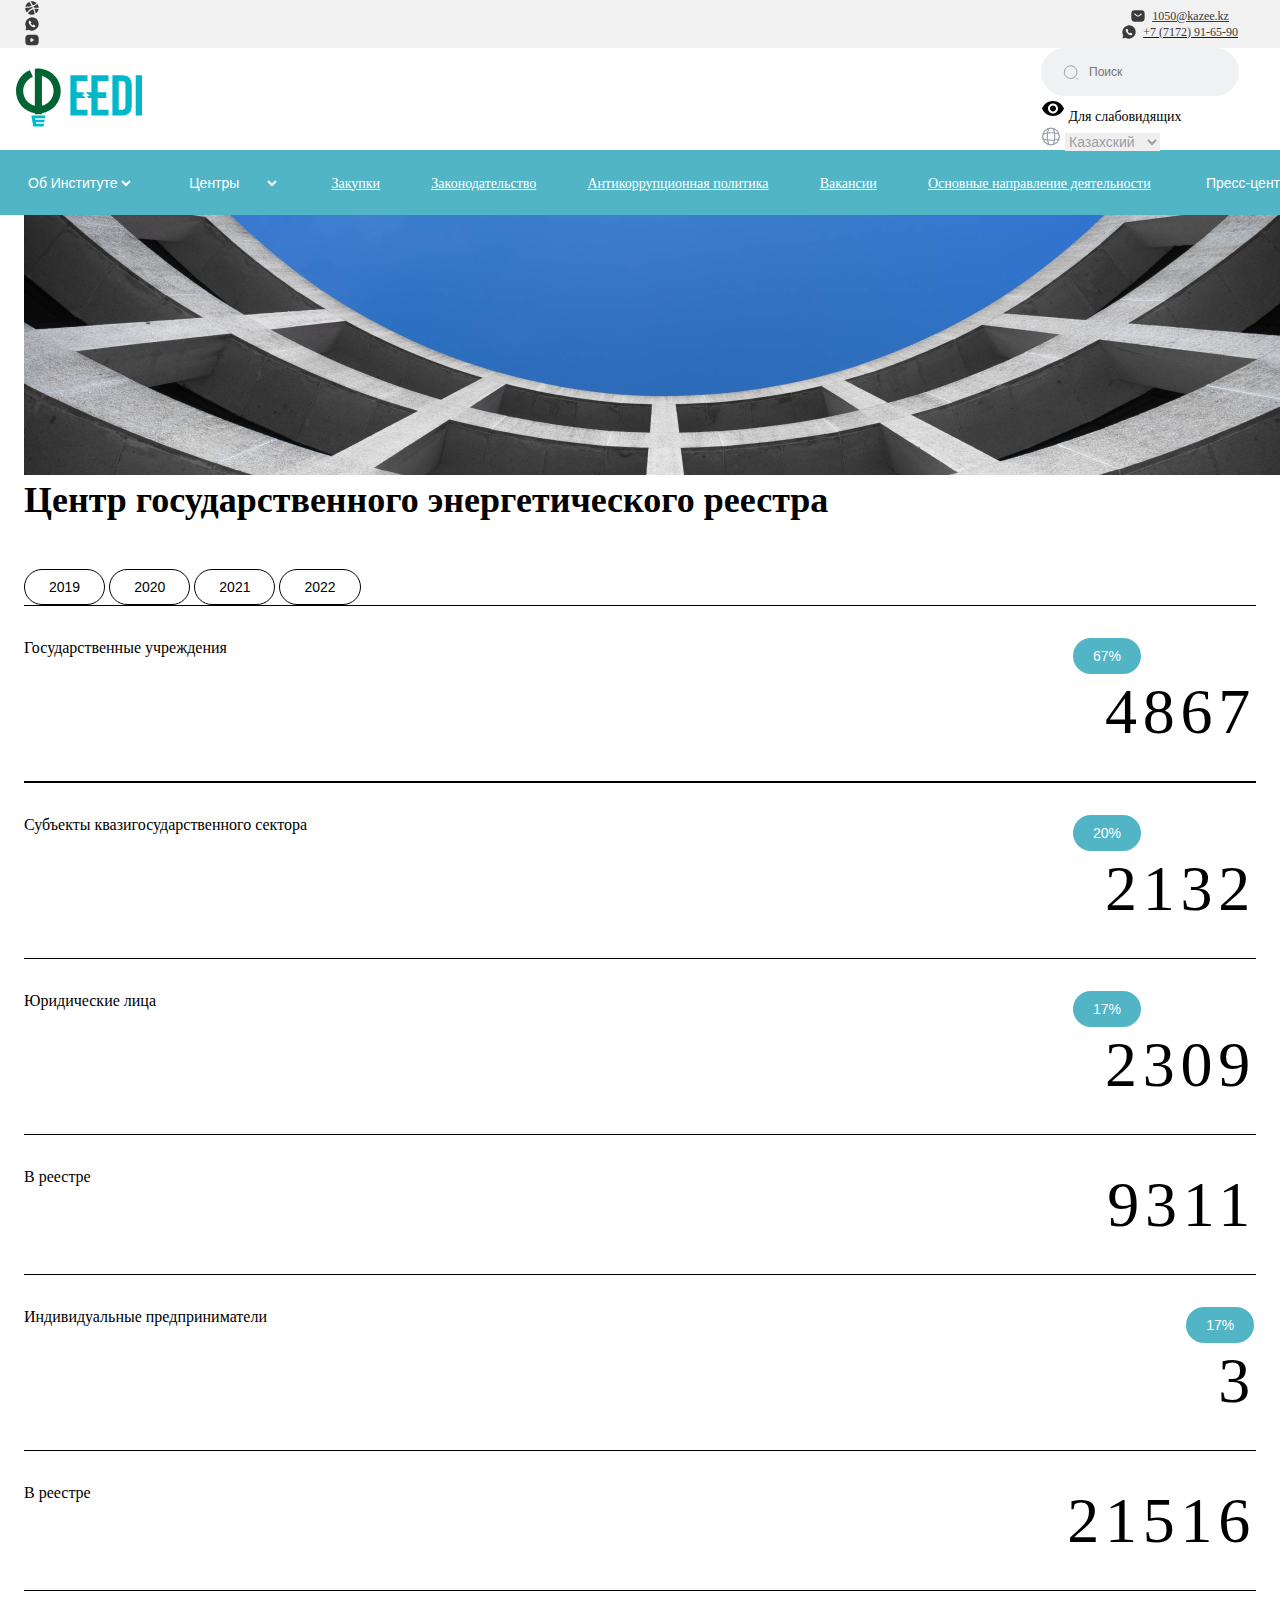
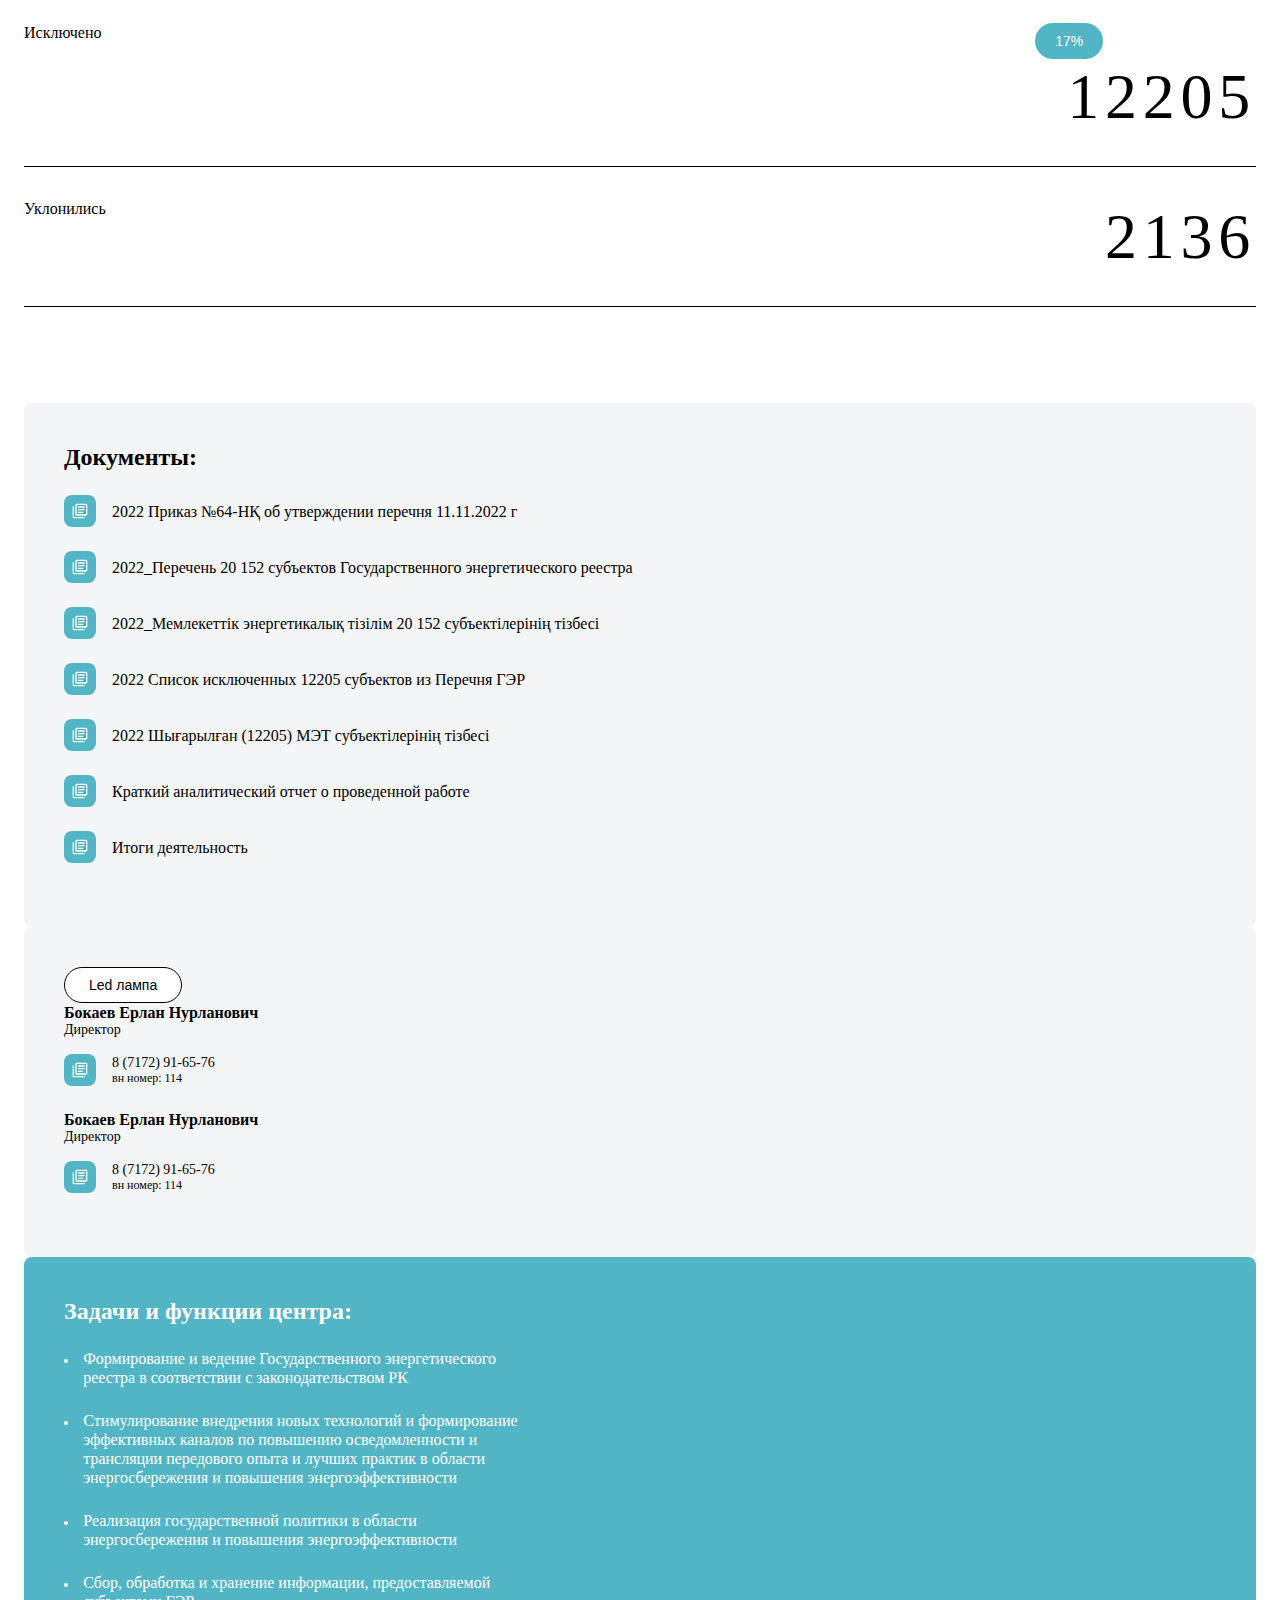
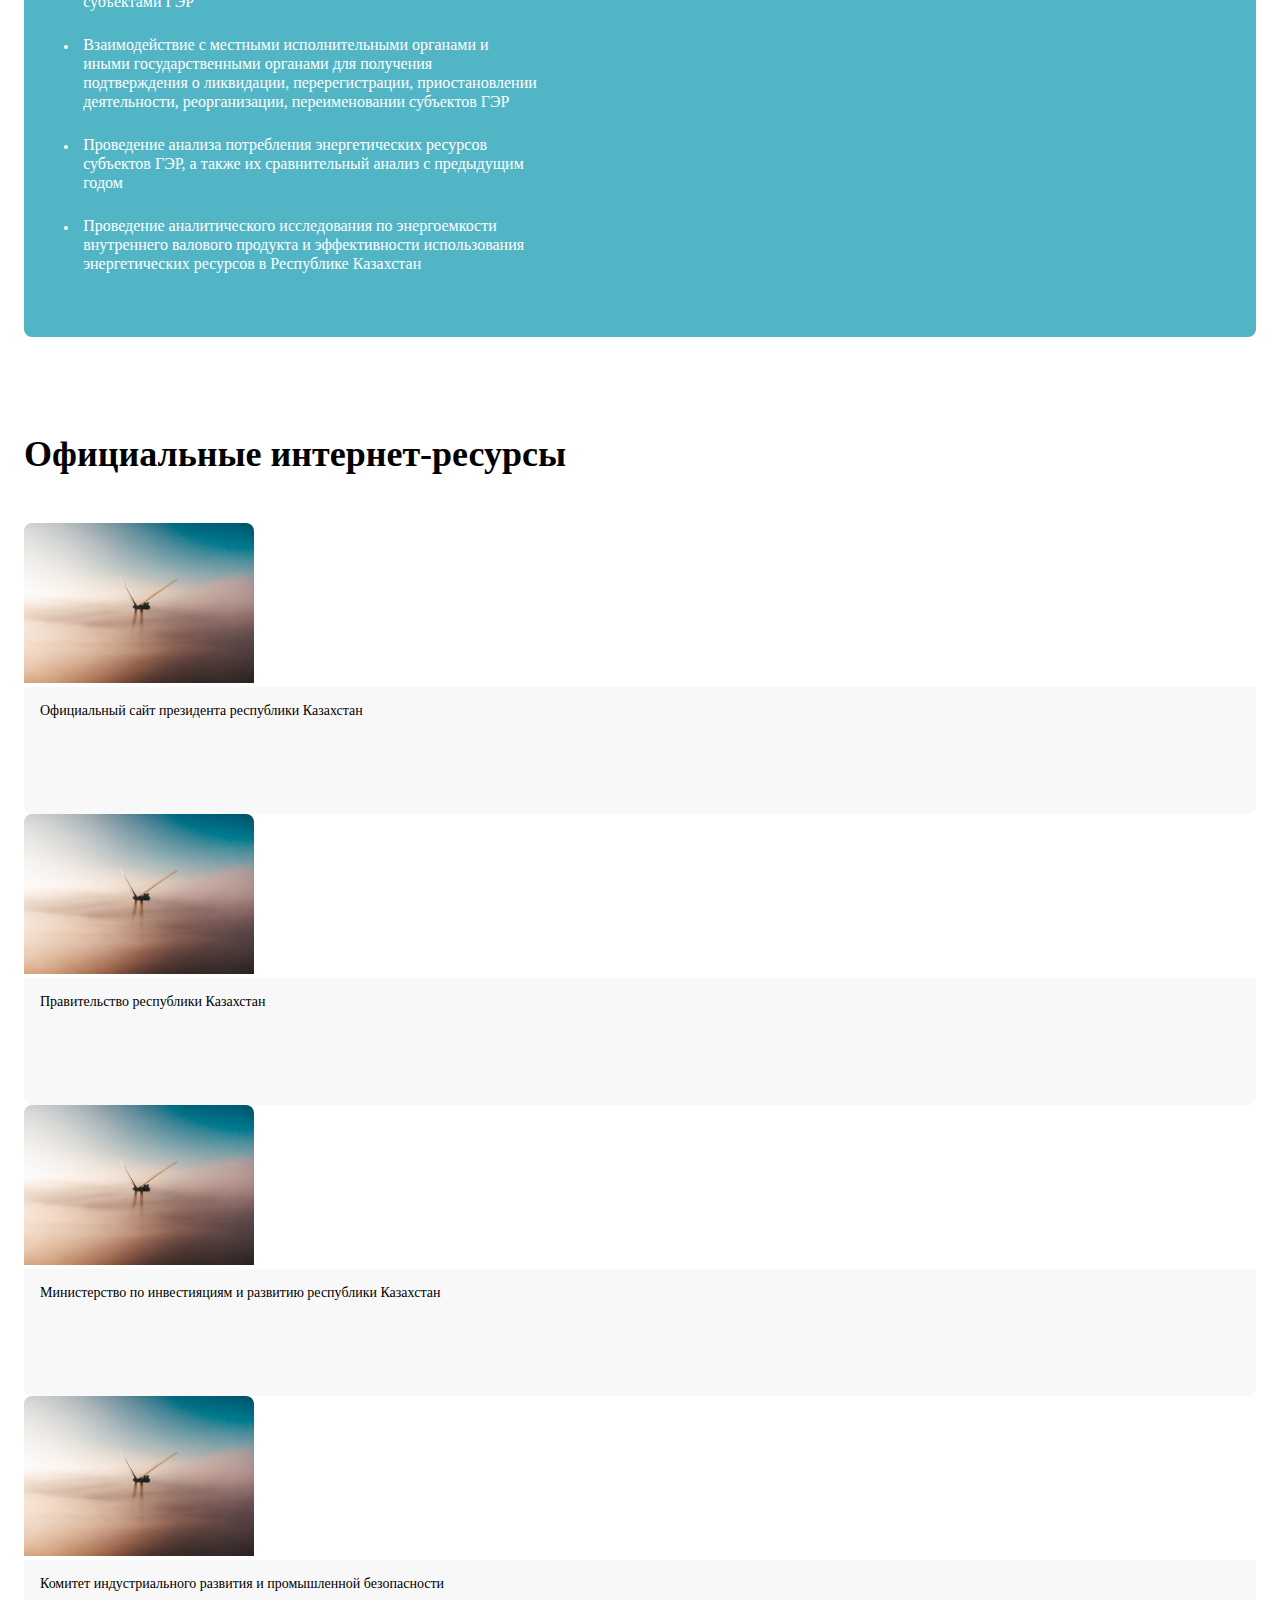
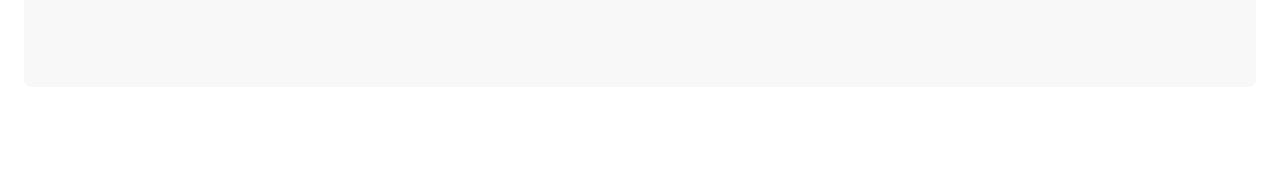
<file: center-gos.html>
<!DOCTYPE html>
<html lang="en">
<head>
    <meta charset="UTF-8">
    <meta http-equiv="X-UA-Compatible" content="IE=edge">
    <meta name="viewport" content="width=device-width, initial-scale=1.0">
    <link rel="stylesheet" href="https://cdn.jsdelivr.net/npm/bootstrap@4.6.2/dist/css/bootstrap.min.css" integrity="sha384-xOolHFLEh07PJGoPkLv1IbcEPTNtaed2xpHsD9ESMhqIYd0nLMwNLD69Npy4HI+N" crossorigin="anonymous">
    <link rel="stylesheet" href="style.css">    
    <title>Document</title>
</head>
<body>
    <div class="top-line__wrapper">
        <div class="container">
            <div class="top-line">
                <nav class="top-line__nav d-flex">
                    <a href="" class="center">
                        <img src="img/header/dribbble.svg" alt="">
                    </a>
                    <a href="" class="center">
                        <img src="img/header/whatsapp.svg" alt="">
                    </a>
                    <a href="" class="center">
                        <img src="img/header/youtube.svg" alt="">
                    </a>
                </nav>
                
                <nav class="top-line__nav d-flex">
                    <a href="" class="center text-decoration-none">
                        <img src="img/header/sms.svg" alt="">
                        <span class="text-underline">1050@kazee.kz</span>
                    </a>
                    <a href="tel:+77172916590" class="center text-decoration-none">
                        <img src="img/header/whatsapp.svg" alt="">
                        <span>+7 (7172) 91-65-90</span>
                    </a>
                </nav>
            </div>
        </div>
    </div>

    <header>
        <div>
            <div class="container header__wrapper">
                <a href="" class="logo">
                    <img src="img/header/logo.svg" alt="">
                </a>
    
                <div class="d-flex align-items-center">
                    <div class="input-block">
                        <input type="text" placeholder="Поиск" class="header__input">
                        <img class="header-input__img" src="img/header/search-normal.svg" alt="">
                    </div>
                    <p class="visually-impaired">
                        <img src="img/header/eye.svg" alt="">
                        <span>Для слабовидящих</span>
                    </p>
                    <img src="img/header/global.svg" alt="">
                    <select name="" id="language">
                        <option value="value1">Русский</option>
                        <option value="value2" selected>Казахский</option>
                        <option value="value3">Английский</option>
                    </select>
                </div>
            </div>
        </div>
        <div style="background: #52B5C6;">
            <div class="container header-navigation">
                <nav class="header-navigation__nav">
                    <li>
                        <select name="">
                            <option value="value1" selected>Об Институте</option>
                            <option value="value2" >Казахский</option>
                            <option value="value3">Английский</option>
                        </select>
                    </li>
                    <li>
                        <select name="">
                            <option value="value1" selected>Центры</option>
                            <option value="value2" >Казахский</option>
                            <option value="value3">Английский</option>
                        </select>
                    </li>
                    <li>
                        <a href="" class="text-decoration-none">
                            Закупки
                        </a>
                    </li>
                    <li>
                        <a href="" class="text-decoration-none">
                            Законодательство
                        </a>
                    </li>
                    <li>
                        <a href="" class="text-decoration-none">
                            Антикоррупционная политика
                        </a>
                    </li>
                    <li>
                        <a href="" class="text-decoration-none">
                            Вакансии
                        </a>
                    </li>
                    <li>
                        <a href="" class="text-decoration-none">
                            Основные направление деятельности
                        </a>
                    </li>
                    <li>
                        <select name="">
                            <option value="value1" selected>Пресс-центр</option>
                            <option value="value2" >Казахский</option>
                            <option value="value3">Английский</option>
                        </select>
                    </li>
                </nav>
            </div>
        </div>
    </header>

    <main>
        <div class="container px-0">
            <img class="col-12 px-0" src="img/center-gos-img.jpg" alt="">
        </div>
        <section>
            <div class="container">
                <p class="title mt-3">Центр государственного энергетического реестра</p>
                <div class="d-flex">
                    <button class="btn-info mr-3">2019</button>
                    <button class="btn-info mr-3">2020</button>
                    <button class="btn-info mr-3">2021</button>
                    <button class="btn-info mr-3">2022</button>
                </div>
                <div class="row mt-5">
                    <div class="col-12 col-lg-6">
                        <div class="border-item border-item__top">
                            <p>Государственные учреждения</p>
                            <div class="d-flex align-items-center">
                                <button class="btn-touch mr-3">67%</button>
                                <p class="border-item__num">4867</p>
                            </div>
                        </div>
                    </div>
                    <div class="col-12 col-lg-6">
                        <div class="border-item border-item__top">
                            <p>Субъекты квазигосударственного сектора</p>
                            <div class="d-flex align-items-center">
                                <button class="btn-touch mr-3">20%</button>
                                <p class="border-item__num">2132</p>
                            </div>
                        </div>
                    </div>
                </div>
                <div class="row">
                    <div class="col-12 col-lg-6">
                        <div class="border-item">
                            <p>Юридические лица</p>
                            <div class="d-flex align-items-center">
                                <button class="btn-touch mr-3">17%</button>
                                <p class="border-item__num">2309</p>
                            </div>
                        </div>
                    </div>
                    <div class="col-12 col-lg-6">
                        <div class="border-item">
                            <p>В реестре</p>
                            <div class="d-flex align-items-center">
                                <p class="border-item__num">9311</p>
                            </div>
                        </div>
                    </div>
                </div>
                <div class="row">
                    <div class="col-12 col-lg-6">
                        <div class="border-item">
                            <p>Индивидуальные предприниматели</p>
                            <div class="d-flex align-items-center">
                                <button class="btn-touch mr-3">17%</button>
                                <p class="border-item__num">3</p>
                            </div>
                        </div>
                    </div>
                    <div class="col-12 col-lg-6">
                        <div class="border-item">
                            <p>В реестре</p>
                            <div class="d-flex align-items-center">
                                <p class="border-item__num">21516</p>
                            </div>
                        </div>
                    </div>
                </div>
                <div class="row">
                    <div class="col-12 col-lg-6">
                        <div class="border-item">
                            <p>Исключено</p>
                            <div class="d-flex align-items-center">
                                <button class="btn-touch mr-3">17%</button>
                                <p class="border-item__num">12205</p>
                            </div>
                        </div>
                    </div>
                    <div class="col-12 col-lg-6">
                        <div class="border-item">
                            <p>Уклонились</p>
                            <div class="d-flex align-items-center">
                                <p class="border-item__num">2136</p>
                            </div>
                        </div>
                    </div>
                </div>
            </div>
        </section>

        <section>
            <div class="container">
                <div class="row">
                    <div class="col-12 col-lg-6 mb-5">
                        <div class="bg-gray__info mb-3">
                            <p class="sub-title">Документы:</p>
                            <div class="bg-gray__item">
                                <div class="info-block__img center">
                                    <img src="img/icon/border-item-document.svg" alt="">
                                </div>
                                <p>2022 Приказ №64-НҚ об утверждении перечня 11.11.2022 г</p>
                            </div>
                            <div class="bg-gray__item">
                                <div class="info-block__img center">
                                    <img src="img/icon/border-item-document.svg" alt="">
                                </div>
                                <p>2022_Перечень 20 152 субъектов Государственного энергетического реестра</p>
                            </div>
                            <div class="bg-gray__item">
                                <div class="info-block__img center">
                                    <img src="img/icon/border-item-document.svg" alt="">
                                </div>
                                <p>2022_Мемлекеттік энергетикалық тізілім 20 152 субъектілерінің тізбесі</p>
                            </div>
                            <div class="bg-gray__item">
                                <div class="info-block__img center">
                                    <img src="img/icon/border-item-document.svg" alt="">
                                </div>
                                <p>2022 Список исключенных 12205 субъектов из Перечня ГЭР</p>
                            </div>
                            <div class="bg-gray__item">
                                <div class="info-block__img center">
                                    <img src="img/icon/border-item-document.svg" alt="">
                                </div>
                                <p>2022 Шығарылған (12205) МЭТ субъектілерінің тізбесі</p>
                            </div>
                            <div class="bg-gray__item">
                                <div class="info-block__img center">
                                    <img src="img/icon/border-item-document.svg" alt="">
                                </div>
                                <p>Краткий аналитический отчет о проведенной работе</p>
                            </div>
                            <div class="bg-gray__item">
                                <div class="info-block__img center">
                                    <img src="img/icon/border-item-document.svg" alt="">
                                </div>
                                <p>Итоги деятельность </p>
                            </div>
                        </div>

                        <div class="bg-gray__info">
                            <button class="btn-info mb-3">Led лампа</button>
                            <div class="bg-gray__user">
                                <p class="sub-title-text">Бокаев Ерлан Нурланович</p>
                                <p class="bg-gray__profession">Директор</p>
                                <div class="bg-gray__item">
                                    <div class="info-block__img center">
                                        <img src="img/icon/border-item-document.svg" alt="">
                                    </div>
                                    <div>
                                        <p class="bg-gray__phone">8 (7172) 91-65-76</p>
                                        <p class="bg-gray__number">вн номер: 114</p>
                                    </div>
                                </div>
                            </div>
                            <div class="bg-gray__user">
                                <p class="sub-title-text">Бокаев Ерлан Нурланович</p>
                                <p class="bg-gray__profession">Директор</p>
                                <div class="bg-gray__item">
                                    <div class="info-block__img center">
                                        <img src="img/icon/border-item-document.svg" alt="">
                                    </div>
                                    <div>
                                        <p class="bg-gray__phone">8 (7172) 91-65-76</p>
                                        <p class="bg-gray__number">вн номер: 114</p>
                                    </div>
                                </div>
                            </div>
                        </div>
                    </div>
                    <div class="col-12 col-lg-6">
                        <div class="bg-blue__info">
                            <p class="sub-title">Задачи и функции центра:</p>

                            <li class="grid-item__list">
                                <p>Формирование и ведение Государственного энергетического реестра в соответствии с законодательством РК</p>
                            </li>
                            <li class="grid-item__list">
                                <p>Cтимулирование внедрения новых технологий и формирование эффективных каналов по повышению осведомленности и 
                                    трансляции передового опыта и лучших практик в области энергосбережения и повышения энергоэффективности</p>
                            </li>
                            <li class="grid-item__list">
                                <p>Реализация государственной политики в области энергосбережения и повышения энергоэффективности</p>
                            </li>
                            <li class="grid-item__list">
                                <p>Cбор, обработка и хранение информации, предоставляемой субъектами ГЭР</p>
                            </li>
                            <li class="grid-item__list">
                                <p>Взаимодействие с местными исполнительными органами и иными государственными органами для получения подтверждения
                                    о ликвидации, перерегистрации, приостановлении деятельности, реорганизации, переименовании субъектов ГЭР</p>
                            </li>
                            <li class="grid-item__list">
                                <p>Проведение анализа потребления энергетических ресурсов субъектов ГЭР, а также их сравнительный анализ с предыдущим годом</p>
                            </li>
                            <li class="grid-item__list">
                                <p>Проведение аналитического исследования по энергоемкости внутреннего валового продукта и эффективности использования энергетических ресурсов в Республике Казахстан</p>
                            </li>
                        </div>
                    </div>
                </div>
            </div>
        </section>

        <section class="main-cart-banner">
            <div class="container">
                <p class="title">Официальные интернет-ресурсы</p>

                <div class="row">
                    <div class="col-6 col-md-3 mb-3 pl-0 pr-md-3">
                        <div class="card">
                            <img class="card-img-top" src="/img/cart-main.jpg" alt="Card image cap">
                            <div class="card-body">
                                <p class="card-text">Официальный сайт президента республики Казахстан</p>
                            </div>
                        </div>
                    </div>
                    <div class="col-6 col-md-3 pr-0 px-md-2">
                        <div class="card">
                            <img class="card-img-top" src="/img/cart-main.jpg" alt="Card image cap">
                            <div class="card-body">
                                <p class="card-text">Правительство республики Казахстан</p>
                            </div>
                        </div>
                    </div>
                    <div class="col-6 col-md-3 mb-3 pl-0 px-md-2">
                        <div class="card">
                            <img class="card-img-top" src="/img/cart-main.jpg" alt="Card image cap">
                            <div class="card-body">
                                <p class="card-text">Министерство по инвестияциям и развитию республики Казахстан</p>
                            </div>
                        </div>
                    </div>
                    <div class="col-6 col-md-3 pr-0 pl-md-3">
                        <div class="card">
                            <img class="card-img-top" src="/img/cart-main.jpg" alt="Card image cap">
                            <div class="card-body">
                                <p class="card-text">Комитет индустриального развития и промышленной безопасности</p>
                            </div>
                        </div>
                    </div>
                </div>
            </div>
        </section>
    </main>
</body>
</html>
</file>
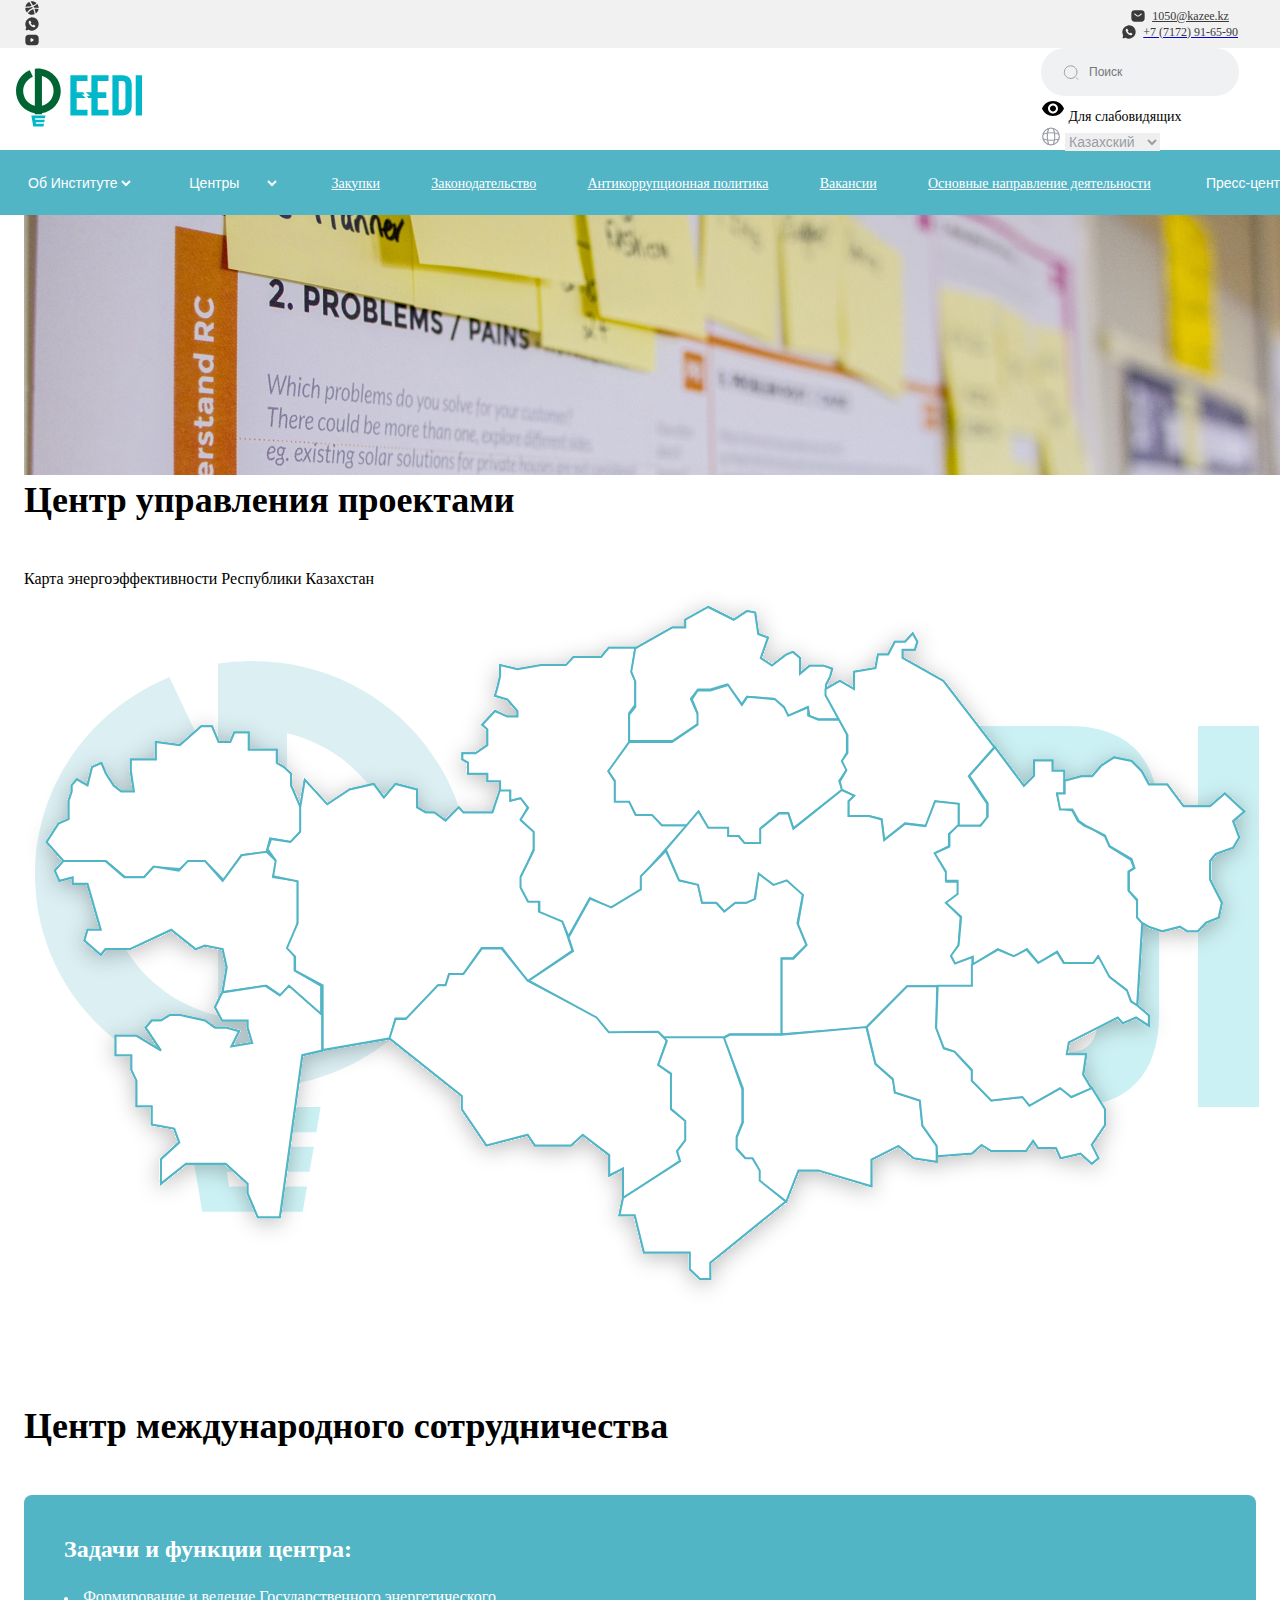
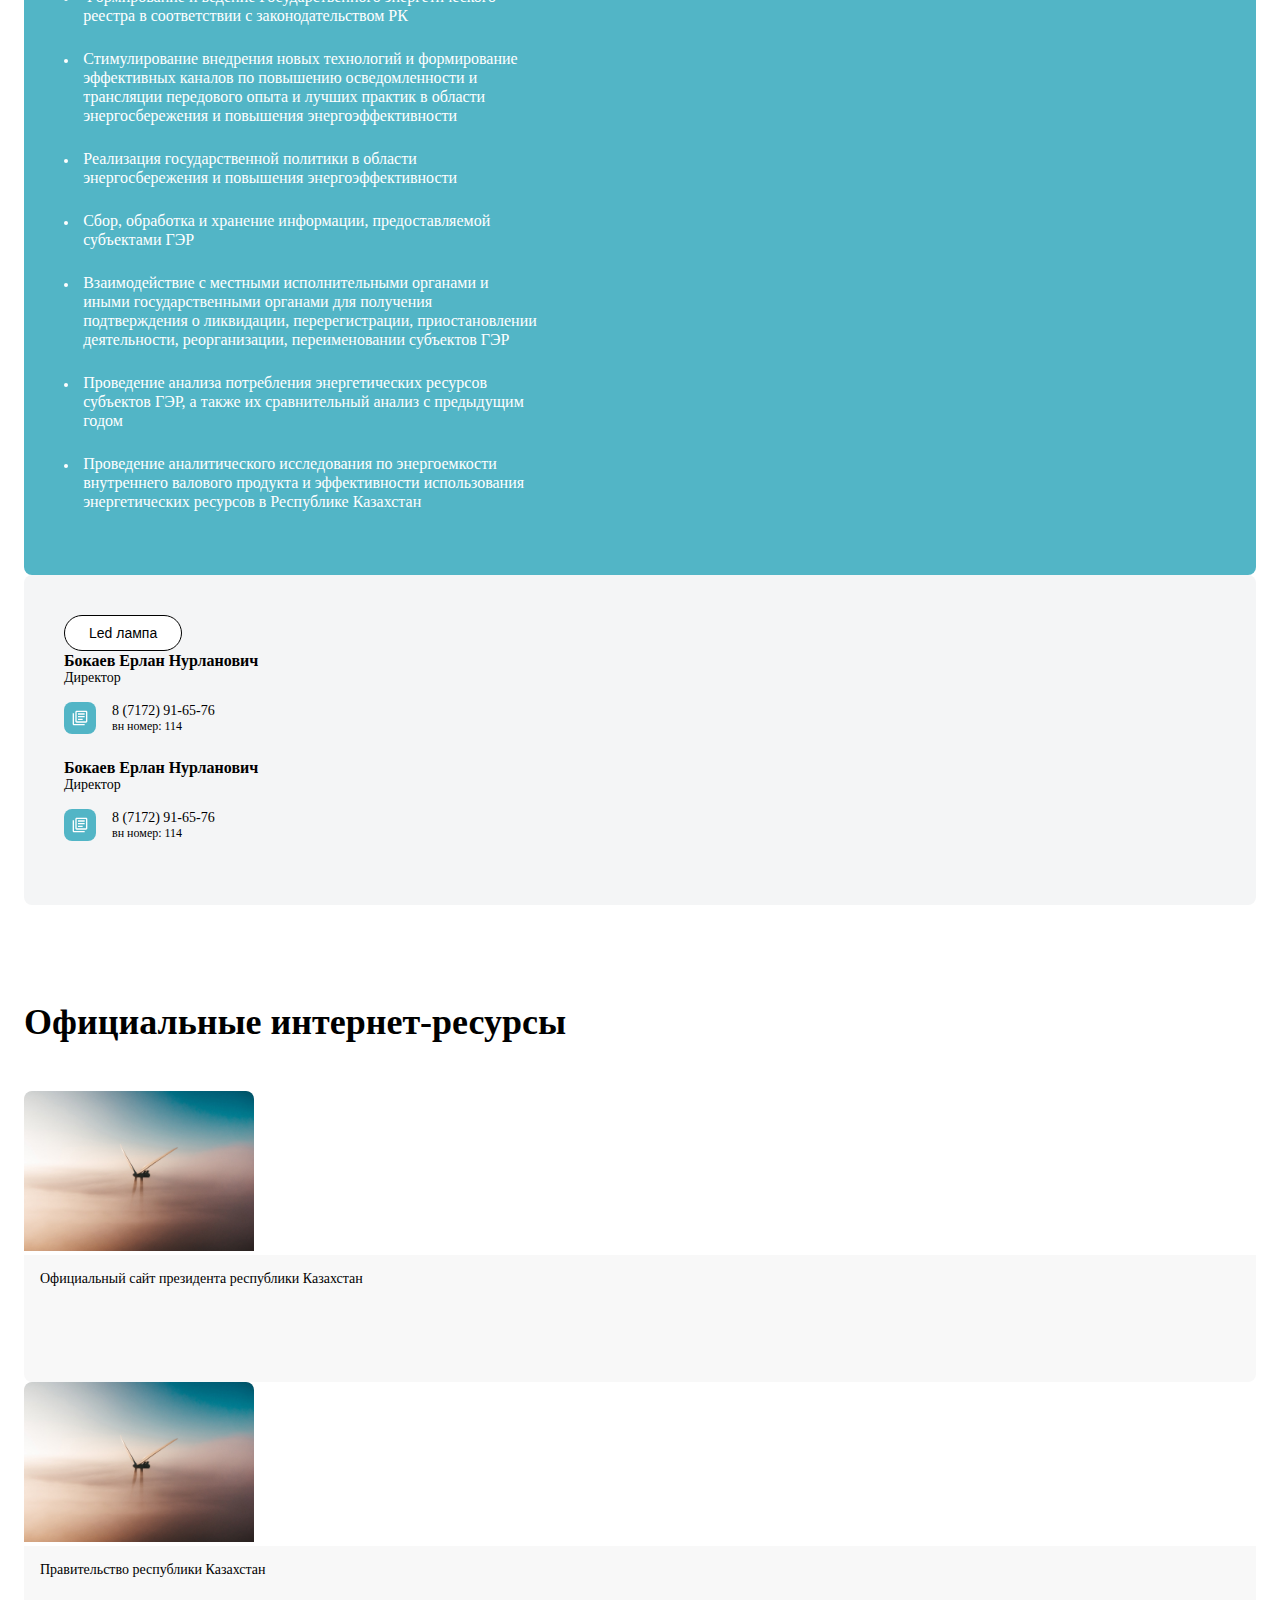
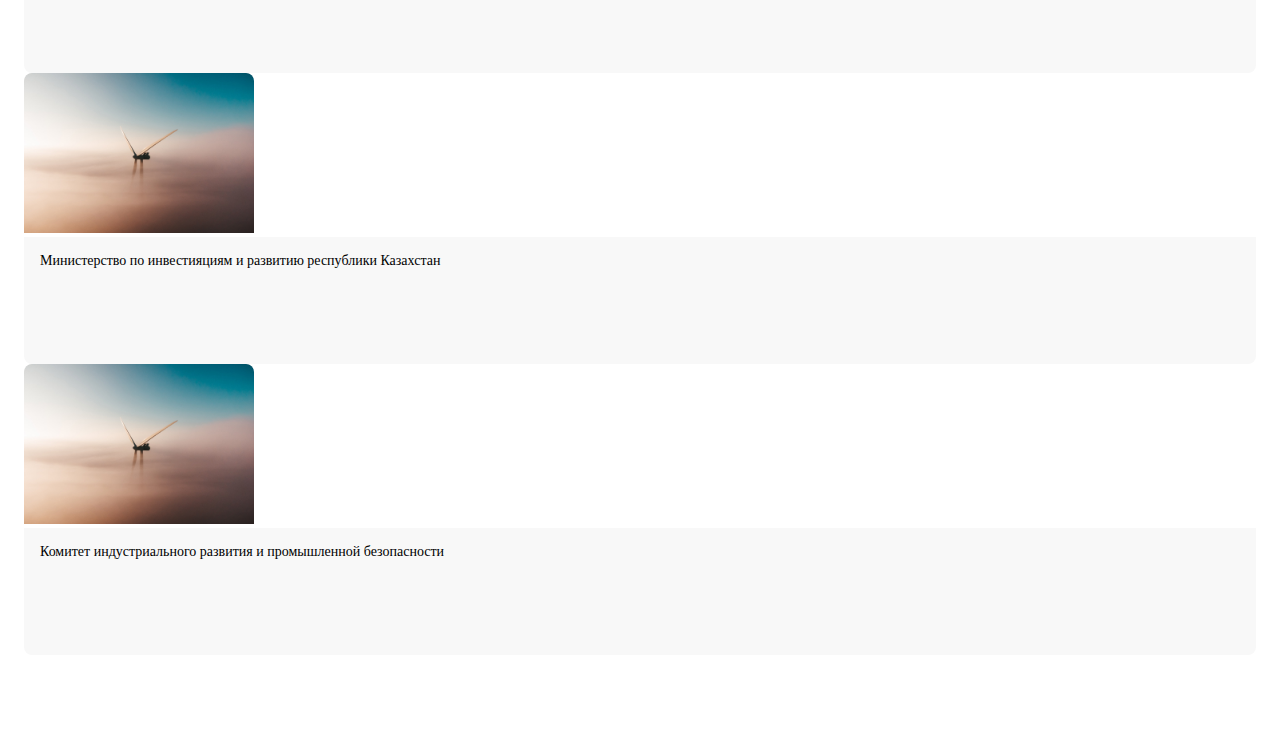
<file: control-project.html>
<!DOCTYPE html>
<html lang="en">
<head>
    <meta charset="UTF-8">
    <meta http-equiv="X-UA-Compatible" content="IE=edge">
    <meta name="viewport" content="width=device-width, initial-scale=1.0">
    <link rel="stylesheet" href="https://cdn.jsdelivr.net/npm/bootstrap@4.6.2/dist/css/bootstrap.min.css" integrity="sha384-xOolHFLEh07PJGoPkLv1IbcEPTNtaed2xpHsD9ESMhqIYd0nLMwNLD69Npy4HI+N" crossorigin="anonymous">
    <link rel="stylesheet" href="style.css"> 
    <title>Document</title>
</head>
<body>
    <div class="top-line__wrapper">
        <div class="container">
            <div class="top-line">
                <nav class="top-line__nav d-flex">
                    <a href="" class="center">
                        <img src="img/header/dribbble.svg" alt="">
                    </a>
                    <a href="" class="center">
                        <img src="img/header/whatsapp.svg" alt="">
                    </a>
                    <a href="" class="center">
                        <img src="img/header/youtube.svg" alt="">
                    </a>
                </nav>
                
                <nav class="top-line__nav d-flex">
                    <a href="" class="center text-decoration-none">
                        <img src="img/header/sms.svg" alt="">
                        <span class="text-underline">1050@kazee.kz</span>
                    </a>
                    <a href="tel:+77172916590" class="center text-decoration-none">
                        <img src="img/header/whatsapp.svg" alt="">
                        <span>+7 (7172) 91-65-90</span>
                    </a>
                </nav>
            </div>
        </div>
    </div>

    <header>
        <div>
            <div class="container header__wrapper">
                <a href="" class="logo">
                    <img src="img/header/logo.svg" alt="">
                </a>
    
                <div class="d-flex align-items-center">
                    <div class="input-block">
                        <input type="text" placeholder="Поиск" class="header__input">
                        <img class="header-input__img" src="img/header/search-normal.svg" alt="">
                    </div>
                    <p class="visually-impaired">
                        <img src="img/header/eye.svg" alt="">
                        <span>Для слабовидящих</span>
                    </p>
                    <img src="img/header/global.svg" alt="">
                    <select name="" id="language">
                        <option value="value1">Русский</option>
                        <option value="value2" selected>Казахский</option>
                        <option value="value3">Английский</option>
                    </select>
                </div>
            </div>
        </div>
        <div style="background: #52B5C6;">
            <div class="container header-navigation">
                <nav class="header-navigation__nav">
                    <li>
                        <select name="">
                            <option value="value1" selected>Об Институте</option>
                            <option value="value2" >Казахский</option>
                            <option value="value3">Английский</option>
                        </select>
                    </li>
                    <li>
                        <select name="">
                            <option value="value1" selected>Центры</option>
                            <option value="value2" >Казахский</option>
                            <option value="value3">Английский</option>
                        </select>
                    </li>
                    <li>
                        <a href="" class="text-decoration-none">
                            Закупки
                        </a>
                    </li>
                    <li>
                        <a href="" class="text-decoration-none">
                            Законодательство
                        </a>
                    </li>
                    <li>
                        <a href="" class="text-decoration-none">
                            Антикоррупционная политика
                        </a>
                    </li>
                    <li>
                        <a href="" class="text-decoration-none">
                            Вакансии
                        </a>
                    </li>
                    <li>
                        <a href="" class="text-decoration-none">
                            Основные направление деятельности
                        </a>
                    </li>
                    <li>
                        <select name="">
                            <option value="value1" selected>Пресс-центр</option>
                            <option value="value2" >Казахский</option>
                            <option value="value3">Английский</option>
                        </select>
                    </li>
                </nav>
            </div>
        </div>
    </header>

    <main>
        <div class="container px-0">
            <img class="col-12 px-0" src="img/control-project-img.jpg" alt="">
        </div>
    
        <section>
            <div class="container mt-5">
                <p class="title mb-0">Центр управления проектами</p>
                <p>Карта энергоэффективности Республики Казахстан</p>
                <svg class="svg-map" width="1243" height="717" viewBox="0 0 1243 717" fill="none" xmlns="http://www.w3.org/2000/svg">
                    <path fill-rule="evenodd" clip-rule="evenodd" d="M253.918 74.5843H254.093H254.615C363.702 87.4061 445.953 178.526 445.953 286.401C445.953 392.736 366.665 480.95 262.98 497.191V507.962H193.973V497.191C90.2883 480.95 11 392.736 11 286.401C11 203.315 60.1413 127.923 136.816 92.8767L145.354 88.9447L174.63 151.002L166.091 154.934C114.162 178.697 80.704 229.814 80.704 286.401C80.704 353.929 128.103 412.054 193.973 427.441V75.61L202.512 74.5843C211.05 73.5585 219.763 73.0457 228.476 73.0457C237.015 73.0457 245.554 73.5585 253.918 74.5843ZM262.98 427.441C328.85 412.054 376.249 353.929 376.249 286.401C376.249 218.872 328.85 160.747 262.98 145.361V427.441Z" fill="#52B5C6" fill-opacity="0.2"/>
                    <path d="M600.345 192.543H705.773V138.008H539.354V518.901H705.773V464.537H600.345V353.072H690.089L648.615 319.565H648.79L648.615 319.223L678.239 319.052L664.124 298.537H600.345V192.543ZM292.428 544.203H195.888L198.328 558.734H289.814L285.458 583.865H202.684L205.124 598.567H283.018L278.661 623.698H209.48H178.288L171.492 583.865L167.135 558.734L160.339 518.901H191.531H296.61L292.428 544.203ZM713.963 353.072H743.413V518.901H909.831V464.537H804.578V353.072H888.223V298.537H804.578V192.543H909.831V138.008H743.413V298.537H687.65L730.169 332.899L700.196 333.07L713.963 353.072ZM947.645 518.901H1044.19C1105.18 518.901 1135.15 485.735 1135.15 424.875V232.205C1135.15 171.174 1105.18 138.008 1044.19 138.008H947.645V518.901ZM1042.97 192.543C1062.48 192.543 1074.16 202.288 1074.16 229.47V427.61C1074.16 454.792 1062.48 464.537 1042.97 464.537H1008.64V192.543H1042.97ZM1174.01 518.901H1235V138.008H1174.01V518.901Z" fill="#00B8C9" fill-opacity="0.2"/>
                    <g filter="url(#filter0_d_220_2749)">
                    <path fill-rule="evenodd" clip-rule="evenodd" d="M611.271 60.2991L648.501 39.3947H661.251V31.7467L684.201 19.0001L709.701 31.7467L722.961 23.079L731.121 24.6086L734.181 46.0229L743.871 49.5919L736.731 69.9865L747.951 77.6344L761.721 66.9273L768.861 63.8681L776.001 69.9865V80.6936V85.7922L785.691 77.6344H799.461L808.131 80.6936L806.091 88.3416L802.011 96.4994V100.797L815.781 92.9303L830.06 101.088V83.7528L851.48 80.1837L854.031 66.4174H864.23L870.86 53.6708H881.06L888.711 45.513L893.3 53.6708L890.75 61.8287H878.51V69.9865L919.31 92.9303L970.31 159.213L944.81 188.275L963.17 215.807V229.21L963.681 228.554V215.298L945.321 187.765L970.821 159.213L999.891 197.962L1010.09 187.765V172.469H1028.45V182.666H1040.18V190.824V205.61L1040.69 205.61V192.864L1057.52 188.275H1068.23L1077.41 177.568L1090.16 169.41L1107.5 172.979L1117.7 183.176L1124.84 196.433H1143.2L1159.52 218.357H1186.04L1200.83 205.61L1220.21 223.455L1208.99 233.143L1215.11 249.458L1208.99 259.656L1191.65 265.774L1186.04 272.912V291.777L1197.77 314.721L1194.71 329.507L1181.96 334.606L1173.8 343.273H1163.6L1155.95 338.685L1138.1 343.273L1124.84 338.685L1118.19 334.887L1113.13 417.411L1113.62 417.713L1124.84 427.401V437.598L1112.09 429.44L1098.83 435.049L1093.73 429.44L1044.77 454.423L1042.73 466.15H1062.11L1059.05 486.545L1067.08 500.09L1067.72 499.801L1080.98 521.216V537.021L1067.72 556.906L1074.35 570.162L1067.72 575.771L1056.5 565.574L1036.61 570.162L1032.02 559.965H1014.17L1009.07 552.827L1001.93 563.024H967.251L957.561 556.906L947.871 565.574L913.191 568.123L912.681 557.928V573.732L889.731 570.162L874.431 557.926L847.401 571.692V598.205L794.361 582.399H774.471L762.231 613.501L753.92 606.95L761.721 613.501L686.241 674.685V691H676.041L665.841 681.313V664.487H619.941L610.761 627.267H595.461L599.031 609.934V580.36L585.261 587.498V567.103L558.741 546.709L547.011 557.416H510.801L503.661 546.709L462.351 557.416L437.871 521.216V507.959L365.542 450.417L298.64 462.071V426.381V397.319L271.1 382.533V368.766L270.59 368.225V382.533L297.11 397.829V425.996L298.13 426.891V462.581L278.24 467.17L255.8 629.307H233.87L223.67 605.343V595.656L201.74 575.771H161.96L136.97 595.656V571.182L155.33 554.357L150.23 540.59L127.79 536.512V518.156H112.49V492.663L107.39 481.956V467.17H91.5803V447.795H112.49L136.97 462.581L121.67 439.637L127.79 432.499H136.97L146.15 426.891H155.33L180.83 432.499L191.03 439.637H201.74L215 443.207L207.35 458.502L228.26 454.933L223.67 439.637V432.499H198.17L191.03 419.243L198.17 404.457L230.909 399.451L198.68 403.947L202.76 379.474L198.68 361.118L180.83 357.549L171.65 361.118L147.17 341.744L105.86 361.118H81.38L76.7901 366.727L60.4701 352.451L63.53 341.744H76.7901L63.53 295.856H48.7401V289.228L35.4801 292.797L30.8901 282.6L39.5601 272.912H39.5605L22.7305 254.047L34.4605 235.692L44.6605 231.103V219.886V212.748L47.7205 203.571V197.452L52.8205 191.334L63.5305 197.452L68.1205 179.097L77.3005 175.018L81.8905 185.725L89.5405 197.452L97.1905 203.571H109.94L106.88 182.666V171.449H131.87V154.114L155.84 157.173L177.26 138.308H187.97L194.6 154.114H206.33L210.41 144.427H224.69V161.762H252.74V175.018L259.88 179.097L267.02 185.725V197.452L276.281 218.892L280.79 191.844L303.23 216.317L325.67 201.531L349.64 195.923L359.84 209.689L371.57 195.923L392.99 201.531V219.376L401.66 224.475H410.33L421.55 232.633L434.81 219.376L439.4 224.475H468.47L476.12 201.531H476.121V193.373H463.371V185.725H443.991V174.508L438.381 171.449V165.331H451.641L463.371 157.173V151.565V141.367L458.271 136.779L471.021 123.012L483.261 128.621H493.461V123.012L483.261 111.285L471.021 107.716L473.061 101.088L476.121 88.3416V77.1246L493.461 81.2035L517.431 77.1246H541.911L549.561 68.9668H577.101L584.751 59.7892H601.581H611.271L610.864 62.6365L611.271 60.2991ZM1005.05 517.103L1004.07 515.911L1004.99 517.137L1005.05 517.103ZM998.404 509.031L998.361 508.979L967.262 512.547L998.404 509.031ZM947.871 492.663L947.871 481.956L930.531 463.601L919.821 460.032L915.992 450.08L919.821 460.542L930.531 463.601L947.871 482.466V492.663ZM912.188 439.684L913.683 398.339H913.191L912.171 439.637L912.188 439.684ZM948.38 376.625L948.891 376.324V368.766L948.38 368.956V376.625ZM962.397 368.382L973.881 361.628L984.204 365.956L973.881 361.118L962.397 368.382ZM999.89 362.955L1002.44 361.628L1014.17 374.885L1014.23 374.85L1002.95 361.118L999.89 362.955ZM1025.89 368.236L1033.04 364.178L1039.67 374.885H1039.87L1033.04 363.668L1025.89 368.236ZM1073.37 369.532L1073.89 368.854L1073.84 368.766L1073.37 369.532ZM1110.78 415.965L1106.99 413.125L1105.32 409.049L1106.99 413.634L1110.78 415.965ZM1102.47 402.082L1102.4 401.908L1085.6 389.181L1102.47 402.082ZM842.811 439.128L851.479 475.829L842.301 439.128L883.101 398.339L842.811 439.128ZM868.821 491.134L868.831 491.201L851.504 475.858L868.821 491.134ZM729.377 571.544L728.571 570.162H728.416L729.377 571.544ZM720.975 569.653L712.761 560.475L712.761 560.985L720.921 569.653H720.975ZM712.761 549.258L718.881 534.472V500.311L705.513 464.552L718.371 501.331V534.472L712.761 548.748L712.761 549.258ZM700.31 449.671L705.621 446.776H757.131L799.717 442.951L757.641 446.266H705.621L700.161 449.243L700.31 449.671ZM1048.34 222.436L1042.22 221.416H1048.34L1054.97 233.143L1062.62 238.241L1069.76 241.81L1060.07 237.732L1053.95 233.143L1048.34 222.436ZM1069.76 241.81L1080.98 247.419L1085.57 258.126L1107.5 270.873L1110.56 280.05L1104.95 283.619V302.994L1113.11 311.662L1113.11 312.681L1104.44 302.484V283.619L1110.05 280.05L1106.99 271.892L1085.57 258.636L1080.98 248.439L1069.76 241.81ZM927.87 369.451L927.489 368.736L927.471 368.766L927.87 369.451ZM934.611 357.04L937.161 328.997L929.506 321.855L936.651 328.997L934.611 357.04ZM933.591 293.817V292.797H922.371V293.817H933.591ZM921.861 283.759V283.619L920.326 281.108L921.861 283.759ZM914.403 263.578L925.431 258.636V245.889L927.344 243.976L924.921 245.889V258.126L914.403 263.578ZM956.031 237.732L956.541 237.732L957.868 236.026L956.031 237.732ZM881.06 235.182L901.672 237.695L901.461 238.241L881.061 235.692L860.151 252.008L881.06 235.182ZM860.151 252.008L857.601 231.613L844.851 228.044L857.6 231.103L860.151 252.008ZM818.133 201.688L830.06 207.649L817.821 202.041L769.371 240.791L764.271 225.495H755.091L736.731 240.377V240.281L755.091 224.985H764.271L769.371 240.281L818.133 201.688ZM714.801 247.929L720.411 255.067L714.291 247.929H714.801ZM627.034 277.851L651.094 250.889L641.871 261.695L655.122 292.267L641.871 262.715L627.034 277.851ZM700.011 323.389L692.365 314.726L700.306 323.161L700.011 323.389ZM731.121 310.642L730.659 310.847L732.312 300.522L731.121 310.642ZM773.451 335.115L778.893 306.921L779.061 307.073L773.961 336.135L782.599 356.963L773.451 335.115ZM768.861 370.296L782.627 357.044L769.371 370.806H757.641L757.641 370.296H768.861ZM816.582 196.577L815.781 193.373L821.355 183.942L815.271 192.864L816.582 196.577ZM820.626 168.899L823.43 164.821V146.976L822.921 146.051V164.821L820.626 168.899ZM814.996 131.68L814.715 131.17H794.361L785.691 128.111L784.161 121.227V127.601L794.361 131.68H814.996ZM783.651 118.933L783.797 119.592L769.626 125.404L783.651 118.933ZM759.681 118.933L759.722 119.027L759.043 118.423L759.681 118.933ZM749.481 110.776L750.001 111.192L725.974 108.968L749.481 110.776ZM722.961 108.736L723.445 108.773L717.861 116.894L712.74 109.499L717.861 116.384L722.961 108.736ZM703.071 96.4994L703.571 97.1724L686.241 102.618H673.491L667.881 111.285L673.491 125.052V125.452L666.861 110.776L674.001 101.598H685.731L703.071 96.4994ZM648.501 153.094L673.491 136.106V136.779L647.991 154.114H605.151L605.151 153.094H648.501ZM590.871 193.373L588.387 189.234L590.871 192.864V193.373ZM611.271 116.894L605.151 125.052L605.151 126.581L611.271 118.933L611.271 116.894ZM504.681 392.73L532.781 407.938L504.084 392.951L548.54 362.648L540.248 338.194L544.461 348.372L565.881 310.132L574.577 314.161L565.881 310.642L544.461 349.392L549.051 363.158L504.681 392.73ZM642.762 452.747L634.221 476.857L646.971 486.035V521.216L654.939 527.534L646.971 520.706V485.525L634.221 476.857L642.891 452.894L642.762 452.747ZM653.2 563.387L653.091 563.534L654.624 568.134L653.2 563.387ZM656.023 572.796L627.576 591.587L656.151 573.222L656.023 572.796ZM371.571 430.97L370.219 435.249L371.57 430.46H382.257L381.771 430.97H371.571ZM421.551 397.319H421.55L425.12 386.102L425.121 386.102L421.551 397.319ZM457.761 360.609L439.401 386.102L457.76 360.099H478.16L495.767 382.982L477.651 360.609H457.761ZM486.32 202.551V212.748L486.321 212.748V202.551H486.32ZM502.956 218.348L503.66 219.376L500.889 224.918L504.171 219.886L502.956 218.348ZM497.218 232.257L497.03 232.633L509.78 243.85V254.047V261.185L504.95 272.051L509.781 262.205V243.85L497.218 232.257ZM514.88 313.701V323.389L515.391 323.588V313.701H514.88ZM255.8 407.516L241.694 397.947L242.54 397.829L256.199 407.095L255.8 407.516ZM276.2 243.421L272.125 248.138L276.2 243.85V243.421ZM266.581 253.972L246.11 250.478L242.647 263.835L251.716 272.426L251.72 272.402L243.56 261.185L247.13 250.988L266.51 254.047L266.581 253.972ZM249.354 288.246L249.17 289.228L265.49 291.607L249.354 288.246ZM273.65 334.606L272.947 336.755L273.65 335.115V334.606ZM100.25 289.228L81.38 272.912H81.8905L101.27 289.228H100.25ZM129.365 279.034L120.224 289.135L129.32 279.03L129.365 279.034ZM154.82 282.6L136.191 279.559L155.84 281.07L158.558 278.655L154.82 282.6ZM198.68 292.797L180.83 272.912L199.335 291.912L198.68 292.797Z" fill="white"/>
                    <path d="M648.501 39.3947V38.3947H648.239L648.011 38.5227L648.501 39.3947ZM611.271 60.2991L610.781 59.4271L610.367 59.6597L610.285 60.1277L611.271 60.2991ZM661.251 39.3947V40.3947H662.251V39.3947H661.251ZM661.251 31.7467L660.765 30.8725L660.251 31.1582V31.7467H661.251ZM684.201 19.0001L684.648 18.1056L684.176 17.8699L683.715 18.1259L684.201 19.0001ZM709.701 31.7467L709.254 32.6412L709.767 32.8979L710.248 32.5837L709.701 31.7467ZM722.961 23.079L723.145 22.0961L722.75 22.0221L722.414 22.242L722.961 23.079ZM731.121 24.6086L732.111 24.4672L732.009 23.7578L731.305 23.6257L731.121 24.6086ZM734.181 46.0229L733.191 46.1643L733.275 46.755L733.835 46.9613L734.181 46.0229ZM743.871 49.5919L744.815 49.9224L745.14 48.9936L744.216 48.6536L743.871 49.5919ZM736.731 69.9865L735.787 69.656L735.533 70.3805L736.167 70.8128L736.731 69.9865ZM747.951 77.6344L747.387 78.4607L747.989 78.871L748.565 78.4239L747.951 77.6344ZM761.721 66.9273L761.327 66.0081L761.208 66.0588L761.107 66.1379L761.721 66.9273ZM768.861 63.8681L769.511 63.1088L769.039 62.7038L768.467 62.9489L768.861 63.8681ZM776.001 69.9865H777.001V69.5265L776.651 69.2271L776.001 69.9865ZM776.001 85.7922H775.001V87.9413L776.645 86.5572L776.001 85.7922ZM785.691 77.6344V76.6344H785.326L785.047 76.8694L785.691 77.6344ZM799.461 77.6344L799.793 76.6914L799.632 76.6344H799.461V77.6344ZM808.131 80.6936L809.097 80.9513L809.335 80.0582L808.463 79.7506L808.131 80.6936ZM806.091 88.3416L806.985 88.7889L807.031 88.6977L807.057 88.5993L806.091 88.3416ZM802.011 96.4994L801.116 96.0521L801.011 96.2632V96.4994H802.011ZM802.011 100.797H801.011V102.52L802.507 101.665L802.011 100.797ZM815.781 92.9303L816.277 92.062L815.781 91.7787L815.284 92.062L815.781 92.9303ZM830.06 101.088L829.564 101.956L831.06 102.811V101.088H830.06ZM830.06 83.7528L829.896 82.7664L829.06 82.9056V83.7528H830.06ZM851.48 80.1837L851.645 81.1701L852.336 81.055L852.464 80.3659L851.48 80.1837ZM854.031 66.4174V65.4174H853.199L853.047 66.2353L854.031 66.4174ZM864.23 66.4174V67.4174H864.838L865.118 66.8789L864.23 66.4174ZM870.86 53.6708V52.6708H870.253L869.973 53.2094L870.86 53.6708ZM881.06 53.6708V54.6708H881.494L881.79 54.3549L881.06 53.6708ZM888.711 45.513L889.582 45.0227L888.914 43.8346L887.981 44.829L888.711 45.513ZM893.3 53.6708L894.255 53.9692L894.384 53.5569L894.172 53.1805L893.3 53.6708ZM890.75 61.8287V62.8287H891.486L891.705 62.127L890.75 61.8287ZM878.51 61.8287V60.8287H877.51V61.8287H878.51ZM878.51 69.9865H877.51V70.5714L878.02 70.8581L878.51 69.9865ZM919.31 92.9303L920.103 92.3205L919.979 92.1587L919.801 92.0587L919.31 92.9303ZM970.31 159.213L971.062 159.872L971.604 159.254L971.103 158.603L970.31 159.213ZM944.81 188.275L944.059 187.615L943.553 188.192L943.979 188.83L944.81 188.275ZM963.17 215.807H964.17V215.505L964.002 215.253L963.17 215.807ZM963.17 229.21H962.17V232.124L963.96 229.824L963.17 229.21ZM963.681 228.554L964.47 229.168L964.681 228.897V228.554H963.681ZM963.681 215.298H964.681V214.995L964.513 214.743L963.681 215.298ZM945.321 187.765L944.575 187.099L944.06 187.676L944.489 188.32L945.321 187.765ZM970.821 159.213L971.621 158.612L970.888 157.636L970.075 158.546L970.821 159.213ZM999.891 197.962L999.091 198.562L999.783 199.484L1000.6 198.669L999.891 197.962ZM1010.09 187.765L1010.8 188.472L1011.09 188.179V187.765H1010.09ZM1010.09 172.469V171.469H1009.09V172.469H1010.09ZM1028.45 172.469H1029.45V171.469H1028.45V172.469ZM1028.45 182.666H1027.45V183.666H1028.45V182.666ZM1040.18 182.666H1041.18V181.666H1040.18V182.666ZM1040.18 205.61H1039.18V206.61L1040.18 206.61L1040.18 205.61ZM1040.69 205.61L1040.69 206.61L1041.69 206.61V205.61H1040.69ZM1040.69 192.864L1040.43 191.899L1039.69 192.1V192.864H1040.69ZM1057.52 188.275V187.275H1057.39L1057.26 187.31L1057.52 188.275ZM1068.23 188.275V189.275H1068.69L1068.99 188.926L1068.23 188.275ZM1077.41 177.568L1076.87 176.725L1076.75 176.805L1076.65 176.917L1077.41 177.568ZM1090.16 169.41L1090.36 168.43L1089.96 168.348L1089.62 168.568L1090.16 169.41ZM1107.5 172.979L1108.21 172.272L1108 172.06L1107.7 171.999L1107.5 172.979ZM1117.7 183.176L1118.58 182.702L1118.51 182.573L1118.41 182.469L1117.7 183.176ZM1124.84 196.433L1123.96 196.907L1124.24 197.433H1124.84V196.433ZM1143.2 196.433L1144 195.835L1143.7 195.433H1143.2V196.433ZM1159.52 218.357L1158.72 218.954L1159.02 219.357H1159.52V218.357ZM1186.04 218.357V219.357H1186.41L1186.69 219.114L1186.04 218.357ZM1200.83 205.61L1201.51 204.874L1200.85 204.271L1200.18 204.853L1200.83 205.61ZM1220.21 223.455L1220.86 224.212L1221.71 223.479L1220.89 222.72L1220.21 223.455ZM1208.99 233.143L1208.34 232.386L1207.81 232.841L1208.05 233.494L1208.99 233.143ZM1215.11 249.458L1215.97 249.973L1216.22 249.559L1216.05 249.107L1215.11 249.458ZM1208.99 259.656L1209.32 260.599L1209.66 260.479L1209.85 260.17L1208.99 259.656ZM1191.65 265.774L1191.32 264.831L1191.04 264.928L1190.86 265.156L1191.65 265.774ZM1186.04 272.912L1185.25 272.294L1185.04 272.566V272.912H1186.04ZM1186.04 291.777H1185.04V292.018L1185.15 292.232L1186.04 291.777ZM1197.77 314.721L1198.75 314.924L1198.82 314.579L1198.66 314.266L1197.77 314.721ZM1194.71 329.507L1195.08 330.435L1195.58 330.236L1195.69 329.71L1194.71 329.507ZM1181.96 334.606L1181.59 333.677L1181.38 333.759L1181.23 333.92L1181.96 334.606ZM1173.8 343.273V344.273H1174.23L1174.53 343.959L1173.8 343.273ZM1163.6 343.273L1163.09 344.131L1163.32 344.273H1163.6V343.273ZM1155.95 338.685L1156.47 337.827L1156.11 337.612L1155.7 337.716L1155.95 338.685ZM1138.1 343.273L1137.77 344.218L1138.06 344.317L1138.35 344.242L1138.1 343.273ZM1124.84 338.685L1124.34 339.553L1124.43 339.599L1124.51 339.63L1124.84 338.685ZM1118.19 334.887L1118.69 334.019L1117.29 333.221L1117.2 334.826L1118.19 334.887ZM1113.13 417.411L1112.13 417.35L1112.09 417.948L1112.61 418.263L1113.13 417.411ZM1113.62 417.713L1114.27 416.956L1114.21 416.904L1114.14 416.862L1113.62 417.713ZM1124.84 427.401H1125.84V426.943L1125.49 426.644L1124.84 427.401ZM1124.84 437.598L1124.3 438.44L1125.84 439.425V437.598H1124.84ZM1112.09 429.44L1112.63 428.598L1112.19 428.314L1111.7 428.519L1112.09 429.44ZM1098.83 435.049L1098.09 435.721L1098.57 436.246L1099.22 435.97L1098.83 435.049ZM1093.73 429.44L1094.47 428.767L1093.96 428.202L1093.28 428.549L1093.73 429.44ZM1044.77 454.423L1044.32 453.533L1043.87 453.76L1043.79 454.252L1044.77 454.423ZM1042.73 466.15L1041.75 465.979L1041.54 467.15H1042.73V466.15ZM1062.11 466.15L1063.1 466.299L1063.27 465.15H1062.11V466.15ZM1059.05 486.545L1058.06 486.396L1058.01 486.749L1058.19 487.055L1059.05 486.545ZM1067.08 500.09L1066.22 500.6L1066.68 501.368L1067.49 501.002L1067.08 500.09ZM1067.72 499.801L1068.57 499.275L1068.11 498.53L1067.31 498.889L1067.72 499.801ZM1080.98 521.216H1081.98V520.931L1081.83 520.689L1080.98 521.216ZM1080.98 537.021L1081.81 537.576L1081.98 537.324V537.021H1080.98ZM1067.72 556.906L1066.89 556.351L1066.57 556.834L1066.83 557.353L1067.72 556.906ZM1074.35 570.162L1075 570.926L1075.6 570.418L1075.25 569.715L1074.35 570.162ZM1067.72 575.771L1067.05 576.511L1067.7 577.101L1068.37 576.534L1067.72 575.771ZM1056.5 565.574L1057.17 564.834L1056.79 564.482L1056.28 564.599L1056.5 565.574ZM1036.61 570.162L1035.7 570.573L1036.04 571.321L1036.84 571.137L1036.61 570.162ZM1032.02 559.965L1032.93 559.555L1032.67 558.965H1032.02V559.965ZM1014.17 559.965L1013.36 560.547L1013.66 560.965H1014.17V559.965ZM1009.07 552.827L1009.88 552.246L1009.06 551.095L1008.25 552.254L1009.07 552.827ZM1001.93 563.024V564.024H1002.45L1002.75 563.598L1001.93 563.024ZM967.251 563.024L966.717 563.87L966.961 564.024H967.251V563.024ZM957.561 556.906L958.095 556.06L957.457 555.658L956.894 556.161L957.561 556.906ZM947.871 565.574L947.944 566.571L948.284 566.546L948.537 566.319L947.871 565.574ZM913.191 568.123L912.192 568.173L912.243 569.195L913.264 569.12L913.191 568.123ZM912.681 557.928L913.68 557.878L911.681 557.928H912.681ZM912.681 573.732L912.527 574.72L913.681 574.899V573.732H912.681ZM889.731 570.162L889.106 570.943L889.314 571.11L889.577 571.151L889.731 570.162ZM874.431 557.926L875.055 557.145L874.552 556.742L873.977 557.035L874.431 557.926ZM847.401 571.692L846.947 570.801L846.401 571.079V571.692H847.401ZM847.401 598.205L847.115 599.163L848.401 599.546V598.205H847.401ZM794.361 582.399L794.646 581.441L794.507 581.399H794.361V582.399ZM774.471 582.399V581.399H773.79L773.54 582.033L774.471 582.399ZM762.231 613.501L761.612 614.286L762.669 615.119L763.161 613.867L762.231 613.501ZM753.92 606.95L754.539 606.164L753.277 607.715L753.92 606.95ZM761.721 613.501L762.351 614.278L763.292 613.514L762.364 612.735L761.721 613.501ZM686.241 674.685L685.611 673.908L685.241 674.208V674.685H686.241ZM686.241 691V692H687.241V691H686.241ZM676.041 691L675.352 691.725L675.642 692H676.041V691ZM665.841 681.313H664.841V681.742L665.152 682.038L665.841 681.313ZM665.841 664.487H666.841V663.487H665.841V664.487ZM619.941 664.487L618.97 664.727L619.158 665.487H619.941V664.487ZM610.761 627.267L611.732 627.028L611.544 626.267H610.761V627.267ZM595.461 627.267L594.482 627.065L594.234 628.267H595.461V627.267ZM599.031 609.934L600.01 610.135L600.031 610.036V609.934H599.031ZM599.031 580.36H600.031V578.715L598.57 579.472L599.031 580.36ZM585.261 587.498H584.261V589.143L585.721 588.386L585.261 587.498ZM585.261 567.103H586.261V566.611L585.87 566.311L585.261 567.103ZM558.741 546.709L559.35 545.916L558.686 545.405L558.066 545.97L558.741 546.709ZM547.011 557.416V558.416H547.398L547.685 558.154L547.011 557.416ZM510.801 557.416L509.969 557.971L510.265 558.416H510.801V557.416ZM503.661 546.709L504.493 546.154L504.098 545.562L503.41 545.741L503.661 546.709ZM462.351 557.416L461.522 557.976L461.918 558.561L462.601 558.384L462.351 557.416ZM437.871 521.216H436.871V521.522L437.042 521.776L437.871 521.216ZM437.871 507.959H438.871V507.477L438.493 507.177L437.871 507.959ZM365.542 450.417L366.165 449.635L365.813 449.355L365.371 449.432L365.542 450.417ZM298.64 462.071H297.64V463.261L298.812 463.057L298.64 462.071ZM298.64 397.319H299.64V396.721L299.113 396.438L298.64 397.319ZM271.1 382.533H270.1V383.131L270.627 383.414L271.1 382.533ZM271.1 368.766H272.1V368.37L271.828 368.081L271.1 368.766ZM270.59 368.225L271.318 367.539L269.59 365.704V368.225H270.59ZM270.59 382.533H269.59V383.11L270.09 383.399L270.59 382.533ZM297.11 397.829H298.11V397.251L297.61 396.962L297.11 397.829ZM297.11 425.996H296.11V426.45L296.451 426.748L297.11 425.996ZM298.13 426.891H299.13V426.438L298.789 426.139L298.13 426.891ZM298.13 462.581L298.355 463.556L299.13 463.377V462.581H298.13ZM278.24 467.17L278.015 466.196L277.344 466.351L277.25 467.033L278.24 467.17ZM255.8 629.307V630.307H256.671L256.791 629.444L255.8 629.307ZM233.87 629.307L232.95 629.698L233.209 630.307H233.87V629.307ZM223.67 605.343H222.67V605.547L222.75 605.735L223.67 605.343ZM223.67 595.656H224.67V595.213L224.342 594.915L223.67 595.656ZM201.74 575.771L202.412 575.03L202.126 574.771H201.74V575.771ZM161.96 575.771V574.771H161.611L161.338 574.988L161.96 575.771ZM136.97 595.656H135.97V597.729L137.593 596.438L136.97 595.656ZM136.97 571.182L136.295 570.445L135.97 570.742V571.182H136.97ZM155.33 554.357L156.006 555.094L156.502 554.64L156.268 554.009L155.33 554.357ZM150.23 540.59L151.168 540.243L150.97 539.708L150.409 539.607L150.23 540.59ZM127.79 536.512H126.79V537.346L127.611 537.495L127.79 536.512ZM127.79 518.156H128.79V517.156H127.79V518.156ZM112.49 518.156H111.49V519.156H112.49V518.156ZM112.49 492.663H113.49V492.437L113.393 492.233L112.49 492.663ZM107.39 481.956H106.39V482.182L106.487 482.386L107.39 481.956ZM107.39 467.17H108.39V466.17H107.39V467.17ZM91.5803 467.17H90.5803V468.17H91.5803V467.17ZM91.5803 447.795V446.795H90.5803V447.795H91.5803ZM112.49 447.795L113.007 446.939L112.769 446.795H112.49V447.795ZM136.97 462.581L136.453 463.437L137.802 462.027L136.97 462.581ZM121.67 439.637L120.911 438.987L120.418 439.562L120.838 440.192L121.67 439.637ZM127.79 432.499V431.499H127.33L127.031 431.849L127.79 432.499ZM136.97 432.499V433.499H137.252L137.492 433.353L136.97 432.499ZM146.15 426.891V425.891H145.869L145.629 426.038L146.15 426.891ZM155.33 426.891L155.545 425.914L155.439 425.891H155.33V426.891ZM180.83 432.499L181.404 431.68L181.24 431.566L181.045 431.523L180.83 432.499ZM191.03 439.637L190.457 440.457L190.715 440.637H191.03V439.637ZM201.74 439.637L202 438.672L201.872 438.637H201.74V439.637ZM215 443.207L215.895 443.654L216.442 442.559L215.26 442.241L215 443.207ZM207.35 458.502L206.456 458.055L205.573 459.82L207.519 459.488L207.35 458.502ZM228.26 454.933L228.429 455.919L229.543 455.729L229.218 454.646L228.26 454.933ZM223.67 439.637H222.67V439.784L222.712 439.925L223.67 439.637ZM223.67 432.499H224.67V431.499H223.67V432.499ZM198.17 432.499L197.29 432.974L197.573 433.499H198.17V432.499ZM191.03 419.243L190.13 418.808L189.908 419.268L190.15 419.717L191.03 419.243ZM198.17 404.457L198.019 403.468L197.499 403.548L197.27 404.022L198.17 404.457ZM230.909 399.451L231.06 400.44L230.771 398.461L230.909 399.451ZM198.68 403.947L197.694 403.783L197.47 405.126L198.818 404.937L198.68 403.947ZM202.76 379.474L203.746 379.638L203.778 379.446L203.736 379.257L202.76 379.474ZM198.68 361.118L199.656 360.901L199.515 360.266L198.876 360.138L198.68 361.118ZM180.83 357.549L181.026 356.569L180.74 356.512L180.468 356.617L180.83 357.549ZM171.65 361.118L171.029 361.903L171.479 362.258L172.012 362.051L171.65 361.118ZM147.17 341.744L147.791 340.96L147.306 340.576L146.745 340.838L147.17 341.744ZM105.86 361.118V362.118H106.083L106.285 362.024L105.86 361.118ZM81.38 361.118V360.118H80.9062L80.6062 360.485L81.38 361.118ZM76.7901 366.727L76.1316 367.48L76.9094 368.16L77.5639 367.36L76.7901 366.727ZM60.4701 352.451L59.5085 352.176L59.3343 352.786L59.8116 353.203L60.4701 352.451ZM63.53 341.744V340.744H62.7758L62.5685 341.469L63.53 341.744ZM76.7901 341.744V342.744H78.1199L77.7507 341.466L76.7901 341.744ZM63.53 295.856L64.4907 295.578L64.282 294.856H63.53V295.856ZM48.7401 295.856H47.7401V296.856H48.7401V295.856ZM48.7401 289.228H49.7401V287.923L48.4801 288.262L48.7401 289.228ZM35.4801 292.797L34.5682 293.207L34.9177 293.984L35.74 293.762L35.4801 292.797ZM30.8901 282.6L30.1449 281.933L29.7113 282.417L29.9782 283.01L30.8901 282.6ZM39.5601 272.912V271.912H39.113L38.8149 272.245L39.5601 272.912ZM39.5605 272.912V273.912H41.7927L40.3067 272.246L39.5605 272.912ZM22.7305 254.047L21.8878 253.509L21.4797 254.147L21.9843 254.713L22.7305 254.047ZM34.4605 235.692L34.0502 234.78L33.7784 234.902L33.6178 235.154L34.4605 235.692ZM44.6605 231.103L45.0707 232.015L45.6605 231.75V231.103H44.6605ZM44.6605 212.748L43.7118 212.432L43.6605 212.586V212.748H44.6605ZM47.7205 203.571L48.6691 203.887L48.7205 203.733V203.571H47.7205ZM47.7205 197.452L46.9523 196.812L46.7205 197.09V197.452H47.7205ZM52.8205 191.334L53.3165 190.466L52.5889 190.05L52.0523 190.694L52.8205 191.334ZM63.5305 197.452L63.0344 198.321L64.1804 198.975L64.5006 197.695L63.5305 197.452ZM68.1205 179.097L67.7144 178.183L67.2687 178.381L67.1503 178.855L68.1205 179.097ZM77.3005 175.018L78.2196 174.624L77.8204 173.693L76.8944 174.104L77.3005 175.018ZM81.8905 185.725L80.9714 186.119L81.0055 186.199L81.0529 186.272L81.8905 185.725ZM89.5405 197.452L88.7029 197.999L88.7906 198.133L88.9159 198.233L89.5405 197.452ZM97.1905 203.571L96.5659 204.352L96.8398 204.571H97.1905V203.571ZM109.94 203.571V204.571H111.098L110.93 203.426L109.94 203.571ZM106.88 182.666H105.88V182.739L105.891 182.811L106.88 182.666ZM106.88 171.449V170.449H105.88V171.449H106.88ZM131.87 171.449V172.449H132.87V171.449H131.87ZM131.87 154.114L131.997 153.122L130.87 152.978V154.114H131.87ZM155.84 157.173L155.714 158.165L156.162 158.222L156.501 157.924L155.84 157.173ZM177.26 138.308V137.308H176.883L176.6 137.558L177.26 138.308ZM187.97 138.308L188.893 137.921L188.635 137.308H187.97V138.308ZM194.6 154.114L193.678 154.501L193.936 155.114H194.6V154.114ZM206.33 154.114V155.114H206.994L207.252 154.502L206.33 154.114ZM210.41 144.427V143.427H209.747L209.489 144.038L210.41 144.427ZM224.69 144.427H225.69V143.427H224.69V144.427ZM224.69 161.762H223.69V162.762H224.69V161.762ZM252.74 161.762H253.74V160.762H252.74V161.762ZM252.74 175.018H251.74V175.599L252.244 175.887L252.74 175.018ZM259.88 179.097L260.561 178.364L260.476 178.286L260.377 178.229L259.88 179.097ZM267.02 185.725H268.02V185.289L267.701 184.993L267.02 185.725ZM267.02 197.452H266.02V197.659L266.102 197.849L267.02 197.452ZM276.281 218.892L275.363 219.288L276.709 222.405L277.267 219.056L276.281 218.892ZM280.79 191.844L281.527 191.168L280.141 189.656L279.804 191.679L280.79 191.844ZM303.23 216.317L302.493 216.993L303.069 217.621L303.78 217.152L303.23 216.317ZM325.67 201.531L325.442 200.558L325.269 200.598L325.12 200.696L325.67 201.531ZM349.64 195.923L350.443 195.327L350.052 194.799L349.412 194.949L349.64 195.923ZM359.84 209.689L359.037 210.284L359.785 211.295L360.601 210.338L359.84 209.689ZM371.57 195.923L371.823 194.955L371.216 194.796L370.809 195.274L371.57 195.923ZM392.99 201.531H393.99V200.759L393.243 200.564L392.99 201.531ZM392.99 219.376H391.99V219.948L392.483 220.238L392.99 219.376ZM401.66 224.475L401.153 225.337L401.388 225.475H401.66V224.475ZM410.33 224.475L410.918 223.666L410.655 223.475H410.33V224.475ZM421.55 232.633L420.962 233.442L421.653 233.944L422.257 233.34L421.55 232.633ZM434.81 219.376L435.553 218.707L434.848 217.924L434.103 218.669L434.81 219.376ZM439.4 224.475L438.657 225.144L438.955 225.475H439.4V224.475ZM468.47 224.475V225.475H469.191L469.419 224.791L468.47 224.475ZM476.12 201.531V200.531H475.399L475.171 201.215L476.12 201.531ZM476.121 201.531V202.531H477.121V201.531H476.121ZM476.121 193.373H477.121V192.373H476.121V193.373ZM463.371 193.373H462.371V194.373H463.371V193.373ZM463.371 185.725H464.371V184.725H463.371V185.725ZM443.991 185.725H442.991V186.725H443.991V185.725ZM443.991 174.508H444.991V173.915L444.47 173.631L443.991 174.508ZM438.381 171.449H437.381V172.043L437.902 172.327L438.381 171.449ZM438.381 165.331V164.331H437.381V165.331H438.381ZM451.641 165.331V166.331H451.954L452.212 166.152L451.641 165.331ZM463.371 157.173L463.942 157.994L464.371 157.696V157.173H463.371ZM463.371 141.367H464.371V140.922L464.04 140.624L463.371 141.367ZM458.271 136.779L457.537 136.099L456.848 136.843L457.602 137.522L458.271 136.779ZM471.021 123.012L471.438 122.103L470.779 121.802L470.287 122.333L471.021 123.012ZM483.261 128.621L482.844 129.53L483.043 129.621H483.261V128.621ZM493.461 128.621V129.621H494.461V128.621H493.461ZM493.461 123.012H494.461V122.638L494.215 122.356L493.461 123.012ZM483.261 111.285L484.015 110.629L483.823 110.408L483.541 110.325L483.261 111.285ZM471.021 107.716L470.065 107.422L469.767 108.392L470.741 108.676L471.021 107.716ZM473.061 101.088L474.017 101.382L474.026 101.352L474.033 101.322L473.061 101.088ZM476.121 88.3416L477.093 88.575L477.121 88.4599V88.3416H476.121ZM476.121 77.1246L476.35 76.1511L475.121 75.862V77.1246H476.121ZM493.461 81.2035L493.232 82.1769L493.429 82.2233L493.629 82.1893L493.461 81.2035ZM517.431 77.1246V76.1246H517.346L517.263 76.1387L517.431 77.1246ZM541.911 77.1246V78.1246H542.344L542.64 77.8086L541.911 77.1246ZM549.561 68.9668V67.9668H549.128L548.831 68.2827L549.561 68.9668ZM577.101 68.9668V69.9668H577.569L577.869 69.607L577.101 68.9668ZM584.751 59.7892V58.7892H584.283L583.983 59.1489L584.751 59.7892ZM611.271 59.7892L612.261 59.9307L612.424 58.7892H611.271V59.7892ZM610.864 62.6365L609.874 62.495L611.849 62.8079L610.864 62.6365ZM1004.07 515.911L1004.84 515.276L1003.27 516.512L1004.07 515.911ZM1005.05 517.103L1005.53 517.98L1006.59 517.399L1005.82 516.467L1005.05 517.103ZM1004.99 517.137L1004.19 517.737L1004.71 518.43L1005.47 518.014L1004.99 517.137ZM998.361 508.979L999.133 508.343L998.787 507.923L998.247 507.985L998.361 508.979ZM998.404 509.031L998.516 510.025L1000.35 509.818L999.176 508.396L998.404 509.031ZM967.262 512.547L967.148 511.553L967.374 513.54L967.262 512.547ZM947.871 481.956L948.871 481.956V481.558L948.598 481.269L947.871 481.956ZM947.871 492.663H946.871L948.871 492.663L947.871 492.663ZM930.531 463.601L931.258 462.914L931.085 462.732L930.847 462.652L930.531 463.601ZM919.821 460.032L918.888 460.391L919.057 460.831L919.505 460.981L919.821 460.032ZM915.992 450.08L916.925 449.721L915.053 450.423L915.992 450.08ZM919.821 460.542L918.882 460.885L919.057 461.364L919.546 461.503L919.821 460.542ZM947.871 482.466H948.871V482.076L948.607 481.789L947.871 482.466ZM913.683 398.339L914.682 398.375L914.719 397.339H913.683V398.339ZM912.188 439.684L911.249 440.028L913.187 439.72L912.188 439.684ZM913.191 398.339V397.339H912.215L912.191 398.314L913.191 398.339ZM912.171 439.637L911.171 439.613L911.166 439.803L911.232 439.982L912.171 439.637ZM948.891 376.324L949.398 377.186L949.891 376.897V376.324H948.891ZM948.38 376.625H947.38V378.373L948.887 377.487L948.38 376.625ZM948.891 368.766H949.891V367.328L948.543 367.829L948.891 368.766ZM948.38 368.956L948.032 368.018L947.38 368.26V368.956H948.38ZM973.881 361.628L974.268 360.706L973.806 360.512L973.374 360.766L973.881 361.628ZM962.397 368.382L961.862 367.537L962.904 369.244L962.397 368.382ZM984.204 365.956L983.818 366.879L984.629 365.051L984.204 365.956ZM973.881 361.118L974.305 360.213L973.809 359.981L973.346 360.273L973.881 361.118ZM1002.44 361.628L1003.19 360.966L1002.67 360.381L1001.98 360.741L1002.44 361.628ZM999.89 362.955L999.375 362.097L1000.35 363.842L999.89 362.955ZM1014.17 374.885L1013.42 375.547L1013.96 376.154L1014.66 375.755L1014.17 374.885ZM1014.23 374.85L1014.73 375.72L1015.76 375.133L1015.01 374.215L1014.23 374.85ZM1002.95 361.118L1003.72 360.484L1003.18 359.817L1002.44 360.261L1002.95 361.118ZM1033.04 364.178L1033.89 363.651L1033.38 362.833L1032.55 363.308L1033.04 364.178ZM1025.89 368.236L1025.35 367.393L1026.38 369.106L1025.89 368.236ZM1039.67 374.885L1038.82 375.411L1039.11 375.885H1039.67V374.885ZM1039.87 374.885V375.885H1041.65L1040.72 374.365L1039.87 374.885ZM1033.04 363.668L1033.89 363.148L1033.36 362.275L1032.5 362.825L1033.04 363.668ZM1073.89 368.854L1074.68 369.464L1075.09 368.934L1074.76 368.355L1073.89 368.854ZM1073.37 369.532L1072.52 369.008L1074.16 370.142L1073.37 369.532ZM1073.84 368.766L1074.71 368.268L1073.87 366.811L1072.99 368.242L1073.84 368.766ZM1106.99 413.125L1106.07 413.503L1106.17 413.759L1106.39 413.925L1106.99 413.125ZM1110.78 415.965L1110.25 416.816L1111.38 415.165L1110.78 415.965ZM1105.32 409.049L1106.25 408.671L1104.38 409.391L1105.32 409.049ZM1106.99 413.634L1106.05 413.976L1106.17 414.304L1106.47 414.486L1106.99 413.634ZM1102.4 401.908L1103.33 401.529L1103.22 401.276L1103 401.11L1102.4 401.908ZM1102.47 402.082L1101.86 402.876L1104.79 405.115L1103.4 401.703L1102.47 402.082ZM1085.6 389.181L1086.2 388.384L1084.99 389.975L1085.6 389.181ZM851.479 475.829L850.509 476.072L852.452 475.6L851.479 475.829ZM842.811 439.128L842.099 438.425L841.71 438.819L841.838 439.357L842.811 439.128ZM842.301 439.128L841.594 438.42L841.193 438.821L841.331 439.37L842.301 439.128ZM883.101 398.339L883.812 399.041L882.393 397.631L883.101 398.339ZM868.831 491.201L868.168 491.95L870.241 493.785L869.82 491.049L868.831 491.201ZM868.821 491.134L869.809 490.982L869.754 490.623L869.482 490.384L868.821 491.134ZM851.504 475.858L852.165 475.108L850.841 476.607L851.504 475.858ZM728.571 570.162L729.435 569.659L729.145 569.162H728.571V570.162ZM729.377 571.544L728.556 572.115L730.241 571.04L729.377 571.544ZM728.416 570.162V569.162H726.501L727.595 570.734L728.416 570.162ZM712.761 560.475L713.506 559.808L711.761 557.858L711.761 560.475L712.761 560.475ZM720.975 569.653V570.653H723.212L721.72 568.986L720.975 569.653ZM712.761 560.985L711.761 560.985L711.761 561.382L712.033 561.67L712.761 560.985ZM720.921 569.653L720.193 570.338L720.489 570.653H720.921V569.653ZM718.881 534.472L719.805 534.854L719.881 534.671V534.472H718.881ZM712.761 549.258L711.761 549.258L713.685 549.641L712.761 549.258ZM718.881 500.311H719.881V500.13L719.818 499.961L718.881 500.311ZM705.513 464.552L706.449 464.202L704.569 464.882L705.513 464.552ZM718.371 501.331H719.371V501.161L719.315 501.001L718.371 501.331ZM718.371 534.472L719.302 534.838L719.371 534.661V534.472H718.371ZM712.761 548.748L711.83 548.383L711.761 548.559V548.748L712.761 548.748ZM705.621 446.776V445.776H705.366L705.142 445.898L705.621 446.776ZM700.31 449.671L699.366 450.001L699.755 451.113L700.789 450.549L700.31 449.671ZM757.131 446.776V447.776H757.176L757.22 447.772L757.131 446.776ZM799.717 442.951L799.807 443.947L799.639 441.955L799.717 442.951ZM757.641 446.266V447.266H757.68L757.719 447.263L757.641 446.266ZM705.621 446.266V445.266H705.366L705.142 445.388L705.621 446.266ZM700.161 449.243L699.682 448.365L698.936 448.772L699.217 449.573L700.161 449.243ZM1042.22 221.416V220.416L1042.06 222.402L1042.22 221.416ZM1048.34 222.436L1049.23 221.972L1049 221.531L1048.51 221.449L1048.34 222.436ZM1048.34 221.416L1049.21 220.924L1048.92 220.416H1048.34V221.416ZM1054.97 233.143L1054.1 233.635L1054.22 233.843L1054.42 233.975L1054.97 233.143ZM1062.62 238.241L1062.07 239.074L1062.12 239.108L1062.17 239.136L1062.62 238.241ZM1060.07 237.732L1059.47 238.532L1059.57 238.605L1059.68 238.653L1060.07 237.732ZM1053.95 233.143L1053.07 233.607L1053.17 233.807L1053.35 233.943L1053.95 233.143ZM1080.98 247.419L1081.9 247.025L1081.76 246.688L1081.43 246.524L1080.98 247.419ZM1085.57 258.126L1084.65 258.52L1084.78 258.824L1085.07 258.991L1085.57 258.126ZM1107.5 270.873L1108.45 270.556L1108.33 270.198L1108 270.008L1107.5 270.873ZM1110.56 280.05L1111.1 280.894L1111.76 280.475L1111.51 279.734L1110.56 280.05ZM1104.95 283.619L1104.41 282.776L1103.95 283.07V283.619H1104.95ZM1104.95 302.994H1103.95V303.391L1104.22 303.68L1104.95 302.994ZM1113.11 311.662L1114.11 311.662L1114.11 311.265L1113.84 310.976L1113.11 311.662ZM1113.11 312.681L1112.35 313.329L1114.11 315.401L1114.11 312.682L1113.11 312.681ZM1104.44 302.484H1103.44V302.852L1103.68 303.132L1104.44 302.484ZM1104.44 283.619L1103.9 282.776L1103.44 283.07V283.619H1104.44ZM1110.05 280.05L1110.59 280.894L1111.27 280.458L1110.99 279.699L1110.05 280.05ZM1106.99 271.892L1107.93 271.541L1107.81 271.222L1107.52 271.042L1106.99 271.892ZM1085.57 258.636L1084.66 259.046L1084.78 259.325L1085.04 259.486L1085.57 258.636ZM1080.98 248.439L1081.89 248.028L1081.76 247.739L1081.49 247.578L1080.98 248.439ZM927.489 368.736L928.371 368.266L927.546 366.72L926.635 368.216L927.489 368.736ZM927.87 369.451L927.006 369.955L928.752 368.98L927.87 369.451ZM927.471 368.766L926.616 368.246L926.306 368.755L926.607 369.27L927.471 368.766ZM937.161 328.997L938.157 329.088L938.201 328.6L937.843 328.266L937.161 328.997ZM934.611 357.04L933.613 356.967L935.606 357.13L934.611 357.04ZM929.506 321.855L930.189 321.124L928.799 322.562L929.506 321.855ZM936.651 328.997L937.648 329.07L937.681 328.613L937.358 328.29L936.651 328.997ZM933.591 292.797H934.591V291.797H933.591V292.797ZM933.591 293.817V294.817H934.591V293.817H933.591ZM922.371 292.797V291.797H921.371V292.797H922.371ZM922.371 293.817H921.371V294.817H922.371V293.817ZM921.861 283.619H922.861V283.338L922.714 283.098L921.861 283.619ZM921.861 283.759L920.995 284.26L922.861 287.481V283.759H921.861ZM920.326 281.108L921.179 280.587L919.461 281.61L920.326 281.108ZM925.431 258.636L925.84 259.548L926.431 259.284V258.636H925.431ZM914.403 263.578L913.943 262.69L914.812 264.49L914.403 263.578ZM925.431 245.889L924.724 245.182L924.431 245.475V245.889H925.431ZM927.344 243.976L928.051 244.684L926.725 243.191L927.344 243.976ZM924.921 245.889L924.301 245.104L923.921 245.405V245.889H924.921ZM924.921 258.126L925.381 259.014L925.921 258.734V258.126H924.921ZM956.541 237.732L956.541 238.732L957.03 238.731L957.33 238.346L956.541 237.732ZM956.031 237.732L955.35 236.999L953.483 238.732L956.031 238.732L956.031 237.732ZM957.868 236.026L958.657 236.64L957.187 235.293L957.868 236.026ZM901.672 237.695L902.605 238.057L903.07 236.858L901.793 236.703L901.672 237.695ZM881.06 235.182L881.182 234.19L880.762 234.139L880.434 234.403L881.06 235.182ZM901.461 238.241L901.337 239.234L902.111 239.33L902.393 238.603L901.461 238.241ZM881.061 235.692L881.185 234.7L880.773 234.648L880.445 234.904L881.061 235.692ZM860.151 252.008L859.158 252.132L859.377 253.88L860.766 252.796L860.151 252.008ZM857.601 231.613L858.593 231.489L858.51 230.829L857.87 230.65L857.601 231.613ZM844.851 228.044L845.085 227.072L844.582 229.007L844.851 228.044ZM857.6 231.103L858.593 230.982L858.509 230.293L857.834 230.131L857.6 231.103ZM830.06 207.649L829.643 208.558L830.507 206.755L830.06 207.649ZM818.133 201.688L818.58 200.793L818.011 200.509L817.513 200.903L818.133 201.688ZM817.821 202.041L818.237 201.132L817.677 200.875L817.196 201.26L817.821 202.041ZM769.371 240.791L768.422 241.107L768.875 242.467L769.995 241.572L769.371 240.791ZM764.271 225.495L765.219 225.179L764.991 224.495H764.271V225.495ZM755.091 225.495V224.495H754.736L754.461 224.718L755.091 225.495ZM736.731 240.377H735.731V242.475L737.36 241.154L736.731 240.377ZM736.731 240.281L736.091 239.513L735.731 239.812V240.281H736.731ZM755.091 224.985V223.985H754.729L754.451 224.217L755.091 224.985ZM764.271 224.985L765.219 224.669L764.991 223.985H764.271V224.985ZM769.371 240.281L768.422 240.597L768.873 241.95L769.991 241.065L769.371 240.281ZM720.411 255.067L719.651 255.718L721.197 254.449L720.411 255.067ZM714.801 247.929L715.587 247.311L715.287 246.929H714.801V247.929ZM714.291 247.929V246.929H712.116L713.531 248.58L714.291 247.929ZM651.094 250.889L651.854 251.539L650.348 250.224L651.094 250.889ZM627.034 277.851L626.288 277.185L627.748 278.551L627.034 277.851ZM641.871 261.695L641.11 261.046L640.705 261.52L640.953 262.093L641.871 261.695ZM655.122 292.267L654.209 292.676L656.039 291.869L655.122 292.267ZM641.871 262.715L642.783 262.306L642.183 260.968L641.157 262.015L641.871 262.715ZM692.365 314.726L693.094 314.041L691.616 315.388L692.365 314.726ZM700.011 323.389L699.261 324.05L699.881 324.753L700.622 324.18L700.011 323.389ZM700.306 323.161L700.917 323.952L701.79 323.278L701.034 322.475L700.306 323.161ZM730.659 310.847L729.672 310.689L729.38 312.51L731.065 311.761L730.659 310.847ZM731.121 310.642L731.527 311.556L732.047 311.325L732.114 310.759L731.121 310.642ZM732.312 300.522L733.305 300.639L731.324 300.364L732.312 300.522ZM778.893 306.921L779.565 306.18L778.248 304.988L777.911 306.732L778.893 306.921ZM773.451 335.115L772.469 334.926L772.412 335.223L772.528 335.502L773.451 335.115ZM779.061 307.073L780.045 307.246L780.141 306.702L779.732 306.332L779.061 307.073ZM773.961 336.135L772.976 335.962L772.925 336.249L773.037 336.518L773.961 336.135ZM782.599 356.963L781.676 357.349L783.522 356.58L782.599 356.963ZM782.627 357.044L783.347 357.737L781.933 356.323L782.627 357.044ZM768.861 370.296V371.296H769.264L769.554 371.016L768.861 370.296ZM769.371 370.806V371.806H769.796L770.091 371.5L769.371 370.806ZM757.641 370.806L756.641 370.805L756.64 371.806H757.641V370.806ZM757.641 370.296V369.296H756.641L756.641 370.295L757.641 370.296ZM815.781 193.373L814.92 192.865L814.711 193.218L814.81 193.616L815.781 193.373ZM816.582 196.577L815.639 196.91L817.552 196.335L816.582 196.577ZM821.355 183.942L822.216 184.451L820.529 183.379L821.355 183.942ZM815.271 192.864L814.444 192.3L814.159 192.719L814.328 193.196L815.271 192.864ZM823.43 164.821L824.254 165.388L824.43 165.132V164.821H823.43ZM820.626 168.899L819.754 168.409L821.45 169.466L820.626 168.899ZM823.43 146.976H824.43V146.718L824.306 146.493L823.43 146.976ZM822.921 146.051L823.796 145.568L821.921 146.051H822.921ZM822.921 164.821L823.792 165.311L823.921 165.083V164.821H822.921ZM814.715 131.17L815.59 130.687L815.305 130.17H814.715V131.17ZM814.996 131.68V132.68H816.689L815.872 131.197L814.996 131.68ZM794.361 131.17L794.028 132.113L794.189 132.17H794.361V131.17ZM785.691 128.111L784.714 128.328L784.835 128.869L785.358 129.054L785.691 128.111ZM784.161 121.227L785.137 121.01L783.161 121.227H784.161ZM784.161 127.601H783.161V128.278L783.789 128.53L784.161 127.601ZM794.361 131.68L793.989 132.608L794.168 132.68H794.361V131.68ZM783.797 119.592L784.177 120.517L784.956 120.198L784.773 119.375L783.797 119.592ZM783.651 118.933L784.627 118.716L784.358 117.506L783.232 118.025L783.651 118.933ZM769.626 125.404L769.207 124.496L770.006 126.33L769.626 125.404ZM759.722 119.027L759.058 119.775L760.636 118.621L759.722 119.027ZM759.681 118.933L760.594 118.527L760.495 118.304L760.305 118.152L759.681 118.933ZM759.043 118.423L759.667 117.642L758.378 119.171L759.043 118.423ZM750.001 111.192L749.909 112.188L753.232 112.495L750.626 110.411L750.001 111.192ZM749.481 110.776L750.105 109.995L749.865 109.802L749.557 109.778L749.481 110.776ZM725.974 108.968L726.05 107.971L725.882 109.964L725.974 108.968ZM723.445 108.773L724.269 109.34L725.253 107.909L723.522 107.776L723.445 108.773ZM722.961 108.736L723.037 107.739L722.454 107.694L722.129 108.181L722.961 108.736ZM717.861 116.894L717.038 117.463L717.863 118.655L718.685 117.461L717.861 116.894ZM712.74 109.499L713.542 108.902L711.917 110.068L712.74 109.499ZM717.861 116.384L717.058 116.981L717.905 118.12L718.693 116.939L717.861 116.384ZM703.571 97.1724L703.871 98.1264L705.213 97.7046L704.374 96.5756L703.571 97.1724ZM703.071 96.4994L703.873 95.9025L703.457 95.3434L702.789 95.54L703.071 96.4994ZM686.241 102.618V103.618H686.394L686.54 103.572L686.241 102.618ZM673.491 102.618V101.618H672.947L672.651 102.074L673.491 102.618ZM667.881 111.285L667.041 110.742L666.758 111.18L666.955 111.663L667.881 111.285ZM673.491 125.052H674.491V124.856L674.417 124.674L673.491 125.052ZM673.491 125.452L672.579 125.864L674.491 125.452H673.491ZM666.861 110.776L666.071 110.161L665.701 110.638L665.949 111.187L666.861 110.776ZM674.001 101.598V100.598H673.512L673.211 100.984L674.001 101.598ZM685.731 101.598V102.598H685.875L686.013 102.557L685.731 101.598ZM673.491 136.106H674.491V134.217L672.928 135.279L673.491 136.106ZM648.501 153.094V154.094H648.808L649.063 153.921L648.501 153.094ZM673.491 136.779L674.053 137.606L674.491 137.308V136.779H673.491ZM647.991 154.114V155.114H648.298L648.553 154.941L647.991 154.114ZM605.151 154.114L604.151 154.114L604.15 155.114H605.151V154.114ZM605.151 153.094V152.094H604.151L604.151 153.094L605.151 153.094ZM588.387 189.234L589.212 188.67L587.529 189.749L588.387 189.234ZM590.871 193.373L590.013 193.888L591.871 196.982V193.373H590.871ZM590.871 192.864H591.871V192.554L591.696 192.299L590.871 192.864ZM605.151 125.052L604.351 124.452L604.151 124.718L604.151 125.052L605.151 125.052ZM611.271 116.894L612.271 116.894L612.271 113.894L610.471 116.294L611.271 116.894ZM605.151 126.581L604.151 126.581L604.15 129.432L605.931 127.206L605.151 126.581ZM611.271 118.933L612.051 119.558L612.271 119.284L612.271 118.933L611.271 118.933ZM532.781 407.938L532.318 408.825L533.257 407.059L532.781 407.938ZM504.681 392.73L504.126 391.898L502.744 392.819L504.205 393.609L504.681 392.73ZM504.084 392.951L503.521 392.125L502.141 393.065L503.621 393.837L504.084 392.951ZM548.54 362.648L549.103 363.474L549.731 363.046L549.487 362.327L548.54 362.648ZM540.248 338.194L541.172 337.812L539.301 338.515L540.248 338.194ZM544.461 348.372L543.537 348.754L544.326 350.66L545.333 348.861L544.461 348.372ZM565.881 310.132L566.301 309.225L565.461 308.836L565.008 309.643L565.881 310.132ZM574.577 314.161L574.201 315.088L574.997 313.253L574.577 314.161ZM565.881 310.642L566.256 309.715L565.434 309.383L565.006 310.158L565.881 310.642ZM544.461 349.392L543.586 348.908L543.373 349.292L543.512 349.708L544.461 349.392ZM549.051 363.158L549.605 363.99L550.241 363.566L550 362.842L549.051 363.158ZM634.221 476.857L633.278 476.524L633.027 477.231L633.636 477.669L634.221 476.857ZM642.762 452.747L643.515 452.088L642.39 450.803L641.82 452.413L642.762 452.747ZM646.971 486.035H647.971V485.523L647.555 485.223L646.971 486.035ZM646.971 521.216H645.971V521.699L646.349 521.999L646.971 521.216ZM654.939 527.534L654.318 528.317L655.59 526.774L654.939 527.534ZM646.971 520.706H645.971V521.166L646.32 521.465L646.971 520.706ZM646.971 485.525H647.971V484.996L647.533 484.698L646.971 485.525ZM642.891 452.894L643.831 453.234L644.032 452.679L643.643 452.235L642.891 452.894ZM653.091 563.534L652.286 562.94L651.978 563.358L652.142 563.851L653.091 563.534ZM653.2 563.387L654.157 563.099L653.583 561.186L652.396 562.792L653.2 563.387ZM654.624 568.134L653.675 568.45L655.582 567.846L654.624 568.134ZM627.576 591.587L627.025 590.752L628.116 592.428L627.576 591.587ZM656.023 572.796L656.981 572.509L656.594 571.22L655.472 571.962L656.023 572.796ZM656.151 573.222L656.692 574.063L657.325 573.656L657.109 572.934L656.151 573.222ZM370.219 435.249L369.256 434.978L371.172 435.55L370.219 435.249ZM371.571 430.97V429.97H370.838L370.617 430.669L371.571 430.97ZM371.57 430.46V429.46H370.813L370.608 430.188L371.57 430.46ZM382.257 430.46L382.981 431.151L384.595 429.46H382.257V430.46ZM381.771 430.97V431.97H382.198L382.494 431.66L381.771 430.97ZM421.55 397.319L420.597 397.016L420.182 398.319H421.55V397.319ZM421.551 397.319V398.319H422.282L422.503 397.622L421.551 397.319ZM425.12 386.102L425.067 385.103L424.377 385.14L424.167 385.799L425.12 386.102ZM425.121 386.102L426.073 386.405L426.512 385.027L425.068 385.103L425.121 386.102ZM439.401 386.102L438.584 385.525L440.212 386.686L439.401 386.102ZM457.761 360.609V359.609H457.248L456.949 360.024L457.761 360.609ZM457.76 360.099V359.099H457.242L456.943 359.522L457.76 360.099ZM478.16 360.099L478.953 359.489L478.652 359.099H478.16V360.099ZM495.767 382.982L494.99 383.612L496.56 382.373L495.767 382.982ZM477.651 360.609L478.428 359.979L478.128 359.609H477.651V360.609ZM486.32 212.748H485.32V213.765L486.337 213.748L486.32 212.748ZM486.32 202.551V201.551H485.32V202.551H486.32ZM486.321 212.748L486.338 213.748L487.321 213.732V212.748H486.321ZM486.321 202.551H487.321V201.551H486.321V202.551ZM503.66 219.376L504.554 219.824L504.818 219.297L504.485 218.812L503.66 219.376ZM502.956 218.348L503.741 217.728L502.131 218.913L502.956 218.348ZM500.889 224.918L499.994 224.471L501.726 225.464L500.889 224.918ZM504.171 219.886L505.008 220.433L505.401 219.831L504.956 219.267L504.171 219.886ZM497.03 232.633L496.136 232.186L495.791 232.875L496.369 233.384L497.03 232.633ZM497.218 232.257L497.896 231.522L496.919 230.62L496.324 231.809L497.218 232.257ZM509.78 243.85H510.78V243.398L510.441 243.099L509.78 243.85ZM509.78 261.185L510.694 261.592L510.78 261.398V261.185H509.78ZM504.95 272.051L504.036 271.644L505.847 272.491L504.95 272.051ZM509.781 262.205L510.679 262.646L510.781 262.437V262.205H509.781ZM509.781 243.85H510.781V243.412L510.459 243.115L509.781 243.85ZM514.88 323.389H513.88V324.071L514.516 324.32L514.88 323.389ZM514.88 313.701V312.701H513.88V313.701H514.88ZM515.391 323.588L515.027 324.52L516.391 325.053V323.588H515.391ZM515.391 313.701H516.391V312.701H515.391V313.701ZM241.694 397.947L241.556 396.956L238.982 397.315L241.133 398.774L241.694 397.947ZM255.8 407.516L255.239 408.344L255.942 408.821L256.526 408.204L255.8 407.516ZM242.54 397.829L243.101 397.001L242.783 396.785L242.402 396.838L242.54 397.829ZM256.199 407.095L256.925 407.783L257.735 406.928L256.761 406.267L256.199 407.095ZM272.125 248.138L271.368 247.484L272.85 248.827L272.125 248.138ZM276.2 243.421H277.2V240.734L275.443 242.767L276.2 243.421ZM276.2 243.85L276.925 244.539L277.2 244.249V243.85H276.2ZM246.11 250.478L246.279 249.492L245.373 249.338L245.143 250.227L246.11 250.478ZM266.581 253.972L267.306 254.661L268.598 253.302L266.75 252.986L266.581 253.972ZM242.647 263.835L241.679 263.584L241.53 264.156L241.959 264.562L242.647 263.835ZM251.716 272.426L251.029 273.152L252.402 274.453L252.704 272.585L251.716 272.426ZM251.72 272.402L252.707 272.562L252.774 272.151L252.529 271.814L251.72 272.402ZM243.56 261.185L242.616 260.855L242.443 261.35L242.751 261.774L243.56 261.185ZM247.13 250.988L247.286 250L246.462 249.87L246.186 250.658L247.13 250.988ZM266.51 254.047L266.354 255.035L266.873 255.117L267.235 254.736L266.51 254.047ZM249.17 289.228L248.187 289.043L247.995 290.067L249.026 290.217L249.17 289.228ZM249.354 288.246L249.558 287.267L248.559 287.059L248.371 288.062L249.354 288.246ZM265.49 291.607L265.345 292.597L265.694 290.628L265.49 291.607ZM272.947 336.755L271.997 336.445L273.866 337.149L272.947 336.755ZM273.65 334.606H274.65L272.7 334.295L273.65 334.606ZM273.65 335.115L274.569 335.509L274.65 335.321V335.115H273.65ZM81.38 272.912V271.912H78.6946L80.726 273.669L81.38 272.912ZM100.25 289.228L99.596 289.984L99.8777 290.228H100.25V289.228ZM81.8905 272.912L82.5345 272.147L82.2554 271.912H81.8905V272.912ZM101.27 289.228V290.228H104.011L101.915 288.463L101.27 289.228ZM120.224 289.135L119.481 288.466L120.966 289.806L120.224 289.135ZM129.365 279.034L130.107 279.705L131.475 278.193L129.442 278.037L129.365 279.034ZM129.32 279.03L129.397 278.033L128.906 277.996L128.577 278.361L129.32 279.03ZM136.191 279.559L136.268 278.562L136.03 280.546L136.191 279.559ZM154.82 282.6L154.659 283.586L155.182 283.672L155.546 283.287L154.82 282.6ZM155.84 281.07L155.764 282.067L156.187 282.1L156.505 281.817L155.84 281.07ZM158.558 278.655L159.283 279.343L157.893 277.908L158.558 278.655ZM180.83 272.912L181.547 272.214L180.086 273.58L180.83 272.912ZM198.68 292.797L197.936 293.465L198.755 294.377L199.484 293.392L198.68 292.797ZM199.335 291.912L200.139 292.507L200.645 291.823L200.051 291.214L199.335 291.912ZM648.011 38.5227L610.781 59.4271L611.76 61.171L648.99 40.2666L648.011 38.5227ZM661.251 38.3947H648.501V40.3947H661.251V38.3947ZM660.251 31.7467V39.3947H662.251V31.7467H660.251ZM683.715 18.1259L660.765 30.8725L661.736 32.6209L684.686 19.8743L683.715 18.1259ZM710.148 30.8522L684.648 18.1056L683.754 19.8946L709.254 32.6412L710.148 30.8522ZM722.414 22.242L709.154 30.9097L710.248 32.5837L723.508 23.9161L722.414 22.242ZM731.305 23.6257L723.145 22.0961L722.776 24.0619L730.936 25.5915L731.305 23.6257ZM735.171 45.8814L732.111 24.4672L730.131 24.7501L733.191 46.1643L735.171 45.8814ZM744.216 48.6536L734.526 45.0845L733.835 46.9613L743.525 50.5303L744.216 48.6536ZM737.675 70.3169L744.815 49.9224L742.927 49.2615L735.787 69.656L737.675 70.3169ZM748.514 76.8081L737.294 69.1602L736.167 70.8128L747.387 78.4607L748.514 76.8081ZM761.107 66.1379L747.337 76.845L748.565 78.4239L762.335 67.7167L761.107 66.1379ZM768.467 62.9489L761.327 66.0081L762.115 67.8465L769.255 64.7873L768.467 62.9489ZM776.651 69.2271L769.511 63.1088L768.21 64.6274L775.35 70.7458L776.651 69.2271ZM777.001 80.6936V69.9865H775.001V80.6936H777.001ZM777.001 85.7922V80.6936H775.001V85.7922H777.001ZM785.047 76.8694L775.357 85.0272L776.645 86.5572L786.335 78.3994L785.047 76.8694ZM799.461 76.6344H785.691V78.6344H799.461V76.6344ZM808.463 79.7506L799.793 76.6914L799.128 78.5774L807.798 81.6366L808.463 79.7506ZM807.057 88.5993L809.097 80.9513L807.164 80.4359L805.124 88.0838L807.057 88.5993ZM802.905 96.9467L806.985 88.7889L805.196 87.8942L801.116 96.0521L802.905 96.9467ZM803.011 100.797V96.4994H801.011V100.797H803.011ZM815.284 92.062L801.515 99.9284L802.507 101.665L816.277 93.7986L815.284 92.062ZM830.557 100.22L816.277 92.062L815.284 93.7986L829.564 101.956L830.557 100.22ZM829.06 83.7528V101.088H831.06V83.7528H829.06ZM851.316 79.1973L829.896 82.7664L830.225 84.7392L851.645 81.1701L851.316 79.1973ZM853.047 66.2353L850.497 80.0016L852.464 80.3659L855.014 66.5996L853.047 66.2353ZM864.23 65.4174H854.031V67.4174H864.23V65.4174ZM869.973 53.2094L863.343 65.956L865.118 66.8789L871.748 54.1323L869.973 53.2094ZM881.06 52.6708H870.86V54.6708H881.06V52.6708ZM887.981 44.829L880.331 52.9868L881.79 54.3549L889.44 46.1971L887.981 44.829ZM894.172 53.1805L889.582 45.0227L887.839 46.0034L892.429 54.1612L894.172 53.1805ZM891.705 62.127L894.255 53.9692L892.346 53.3725L889.796 61.5303L891.705 62.127ZM878.51 62.8287H890.75V60.8287H878.51V62.8287ZM879.51 69.9865V61.8287H877.51V69.9865H879.51ZM919.801 92.0587L879.001 69.1148L878.02 70.8581L918.82 93.802L919.801 92.0587ZM971.103 158.603L920.103 92.3205L918.518 93.5401L969.518 159.822L971.103 158.603ZM945.562 188.934L971.062 159.872L969.559 158.553L944.059 187.615L945.562 188.934ZM964.002 215.253L945.642 187.72L943.979 188.83L962.339 216.362L964.002 215.253ZM964.17 229.21V215.807H962.17V229.21H964.17ZM962.891 227.94L962.381 228.596L963.96 229.824L964.47 229.168L962.891 227.94ZM962.681 215.298V228.554H964.681V215.298H962.681ZM944.489 188.32L962.849 215.852L964.513 214.743L946.153 187.21L944.489 188.32ZM970.075 158.546L944.575 187.099L946.067 188.431L971.567 159.879L970.075 158.546ZM1000.69 197.362L971.621 158.612L970.021 159.813L999.091 198.562L1000.69 197.362ZM1009.38 187.058L999.184 197.255L1000.6 198.669L1010.8 188.472L1009.38 187.058ZM1009.09 172.469V187.765H1011.09V172.469H1009.09ZM1028.45 171.469H1010.09V173.469H1028.45V171.469ZM1029.45 182.666V172.469H1027.45V182.666H1029.45ZM1040.18 181.666H1028.45V183.666H1040.18V181.666ZM1041.18 190.824V182.666H1039.18V190.824H1041.18ZM1041.18 205.61V190.824H1039.18V205.61H1041.18ZM1040.69 204.61L1040.18 204.61L1040.18 206.61L1040.69 206.61L1040.69 204.61ZM1039.69 192.864V205.61H1041.69V192.864H1039.69ZM1057.26 187.31L1040.43 191.899L1040.95 193.828L1057.78 189.24L1057.26 187.31ZM1068.23 187.275H1057.52V189.275H1068.23V187.275ZM1076.65 176.917L1067.47 187.624L1068.99 188.926L1078.17 178.219L1076.65 176.917ZM1089.62 168.568L1076.87 176.725L1077.95 178.41L1090.7 170.252L1089.62 168.568ZM1107.7 171.999L1090.36 168.43L1089.96 170.389L1107.3 173.958L1107.7 171.999ZM1118.41 182.469L1108.21 172.272L1106.79 173.686L1116.99 183.883L1118.41 182.469ZM1125.72 195.958L1118.58 182.702L1116.82 183.65L1123.96 196.907L1125.72 195.958ZM1143.2 195.433H1124.84V197.433H1143.2V195.433ZM1160.32 217.76L1144 195.835L1142.4 197.03L1158.72 218.954L1160.32 217.76ZM1186.04 217.357H1159.52V219.357H1186.04V217.357ZM1200.18 204.853L1185.39 217.599L1186.69 219.114L1201.48 206.368L1200.18 204.853ZM1220.89 222.72L1201.51 204.874L1200.15 206.346L1219.53 224.191L1220.89 222.72ZM1209.64 233.9L1220.86 224.212L1219.56 222.698L1208.34 232.386L1209.64 233.9ZM1216.05 249.107L1209.93 232.792L1208.05 233.494L1214.17 249.81L1216.05 249.107ZM1209.85 260.17L1215.97 249.973L1214.25 248.944L1208.13 259.141L1209.85 260.17ZM1191.98 266.717L1209.32 260.599L1208.66 258.713L1191.32 264.831L1191.98 266.717ZM1186.83 273.53L1192.44 266.392L1190.86 265.156L1185.25 272.294L1186.83 273.53ZM1187.04 291.777V272.912H1185.04V291.777H1187.04ZM1198.66 314.266L1186.93 291.322L1185.15 292.232L1196.88 315.176L1198.66 314.266ZM1195.69 329.71L1198.75 314.924L1196.79 314.518L1193.73 329.304L1195.69 329.71ZM1182.33 335.534L1195.08 330.435L1194.34 328.578L1181.59 333.677L1182.33 335.534ZM1174.53 343.959L1182.69 335.291L1181.23 333.92L1173.07 342.588L1174.53 343.959ZM1163.6 344.273H1173.8V342.273H1163.6V344.273ZM1155.44 339.542L1163.09 344.131L1164.12 342.416L1156.47 337.827L1155.44 339.542ZM1138.35 344.242L1156.2 339.653L1155.7 337.716L1137.85 342.305L1138.35 344.242ZM1124.51 339.63L1137.77 344.218L1138.43 342.328L1125.17 337.74L1124.51 339.63ZM1117.7 335.755L1124.34 339.553L1125.34 337.816L1118.69 334.019L1117.7 335.755ZM1114.13 417.472L1119.19 334.948L1117.2 334.826L1112.13 417.35L1114.13 417.472ZM1114.14 416.862L1113.65 416.559L1112.61 418.263L1113.1 418.565L1114.14 416.862ZM1125.49 426.644L1114.27 416.956L1112.97 418.47L1124.19 428.158L1125.49 426.644ZM1125.84 437.598V427.401H1123.84V437.598H1125.84ZM1111.55 430.283L1124.3 438.44L1125.38 436.756L1112.63 428.598L1111.55 430.283ZM1099.22 435.97L1112.48 430.361L1111.7 428.519L1098.44 434.128L1099.22 435.97ZM1092.99 430.113L1098.09 435.721L1099.57 434.376L1094.47 428.767L1092.99 430.113ZM1045.23 455.314L1094.19 430.331L1093.28 428.549L1044.32 453.533L1045.23 455.314ZM1043.72 466.322L1045.76 454.595L1043.79 454.252L1041.75 465.979L1043.72 466.322ZM1062.11 465.15H1042.73V467.15H1062.11V465.15ZM1060.04 486.693L1063.1 466.299L1061.12 466.002L1058.06 486.396L1060.04 486.693ZM1067.94 499.58L1059.91 486.035L1058.19 487.055L1066.22 500.6L1067.94 499.58ZM1067.31 498.889L1066.67 499.178L1067.49 501.002L1068.13 500.713L1067.31 498.889ZM1081.83 520.689L1068.57 499.275L1066.87 500.328L1080.13 521.742L1081.83 520.689ZM1081.98 537.021V521.216H1079.98V537.021H1081.98ZM1068.55 557.461L1081.81 537.576L1080.15 536.467L1066.89 556.351L1068.55 557.461ZM1075.25 569.715L1068.62 556.459L1066.83 557.353L1073.46 570.61L1075.25 569.715ZM1068.37 576.534L1075 570.926L1073.7 569.399L1067.07 575.007L1068.37 576.534ZM1055.83 566.314L1067.05 576.511L1068.39 575.031L1057.17 564.834L1055.83 566.314ZM1036.84 571.137L1056.73 566.548L1056.28 564.599L1036.39 569.188L1036.84 571.137ZM1031.11 560.376L1035.7 570.573L1037.52 569.752L1032.93 559.555L1031.11 560.376ZM1014.17 560.965H1032.02V558.965H1014.17V560.965ZM1008.26 553.408L1013.36 560.547L1014.98 559.384L1009.88 552.246L1008.26 553.408ZM1002.75 563.598L1009.89 553.401L1008.25 552.254L1001.11 562.451L1002.75 563.598ZM967.251 564.024H1001.93V562.024H967.251V564.024ZM957.027 557.752L966.717 563.87L967.785 562.179L958.095 556.06L957.027 557.752ZM948.537 566.319L958.227 557.651L956.894 556.161L947.204 564.828L948.537 566.319ZM913.264 569.12L947.944 566.571L947.797 564.576L913.117 567.126L913.264 569.12ZM911.682 557.978L912.192 568.173L914.19 568.073L913.68 557.878L911.682 557.978ZM913.681 573.732V557.928H911.681V573.732H913.681ZM889.577 571.151L912.527 574.72L912.835 572.743L889.885 569.174L889.577 571.151ZM873.806 558.707L889.106 570.943L890.355 569.382L875.055 557.145L873.806 558.707ZM847.855 572.583L874.885 558.817L873.977 557.035L846.947 570.801L847.855 572.583ZM848.401 598.205V571.692H846.401V598.205H848.401ZM794.075 583.358L847.115 599.163L847.686 597.247L794.646 581.441L794.075 583.358ZM774.471 583.399H794.361V581.399H774.471V583.399ZM763.161 613.867L775.401 582.765L773.54 582.033L761.3 613.135L763.161 613.867ZM753.301 607.735L761.612 614.286L762.85 612.716L754.539 606.164L753.301 607.735ZM762.364 612.735L754.563 606.184L753.277 607.715L761.078 614.267L762.364 612.735ZM686.871 675.461L762.351 614.278L761.091 612.724L685.611 673.908L686.871 675.461ZM687.241 691V674.685H685.241V691H687.241ZM676.041 692H686.241V690H676.041V692ZM665.152 682.038L675.352 691.725L676.73 690.275L666.53 680.588L665.152 682.038ZM664.841 664.487V681.313H666.841V664.487H664.841ZM619.941 665.487H665.841V663.487H619.941V665.487ZM609.79 627.507L618.97 664.727L620.912 664.248L611.732 627.028L609.79 627.507ZM595.461 628.267H610.761V626.267H595.461V628.267ZM598.051 609.732L594.482 627.065L596.44 627.469L600.01 610.135L598.051 609.732ZM598.031 580.36V609.934H600.031V580.36H598.031ZM585.721 588.386L599.491 581.248L598.57 579.472L584.8 586.61L585.721 588.386ZM584.261 567.103V587.498H586.261V567.103H584.261ZM558.131 547.501L584.651 567.896L585.87 566.311L559.35 545.916L558.131 547.501ZM547.685 558.154L559.415 547.447L558.066 545.97L546.336 556.677L547.685 558.154ZM510.801 558.416H547.011V556.416H510.801V558.416ZM502.829 547.264L509.969 557.971L511.633 556.861L504.493 546.154L502.829 547.264ZM462.601 558.384L503.911 547.677L503.41 545.741L462.1 556.448L462.601 558.384ZM437.042 521.776L461.522 557.976L463.179 556.856L438.699 520.655L437.042 521.776ZM436.871 507.959V521.216H438.871V507.959H436.871ZM364.92 451.2L437.248 508.742L438.493 507.177L366.165 449.635L364.92 451.2ZM298.812 463.057L365.714 451.403L365.371 449.432L298.468 461.086L298.812 463.057ZM297.64 426.381V462.071H299.64V426.381H297.64ZM297.64 397.319V426.381H299.64V397.319H297.64ZM270.627 383.414L298.167 398.2L299.113 396.438L271.573 381.652L270.627 383.414ZM270.1 368.766V382.533H272.1V368.766H270.1ZM269.862 368.91L270.372 369.452L271.828 368.081L271.318 367.539L269.862 368.91ZM271.59 382.533V368.225H269.59V382.533H271.59ZM297.61 396.962L271.09 381.667L270.09 383.399L296.61 398.695L297.61 396.962ZM298.11 425.996V397.829H296.11V425.996H298.11ZM298.789 426.139L297.769 425.245L296.451 426.748L297.471 427.643L298.789 426.139ZM299.13 462.581V426.891H297.13V462.581H299.13ZM278.465 468.145L298.355 463.556L297.905 461.607L278.015 466.196L278.465 468.145ZM256.791 629.444L279.231 467.307L277.25 467.033L254.81 629.17L256.791 629.444ZM233.87 630.307H255.8V628.307H233.87V630.307ZM222.75 605.735L232.95 629.698L234.79 628.915L224.59 604.951L222.75 605.735ZM222.67 595.656V605.343H224.67V595.656H222.67ZM201.069 576.512L222.999 596.396L224.342 594.915L202.412 575.03L201.069 576.512ZM161.96 576.771H201.74V574.771H161.96V576.771ZM137.593 596.438L162.583 576.554L161.338 574.988L136.348 594.873L137.593 596.438ZM135.97 571.182V595.656H137.97V571.182H135.97ZM154.655 553.62L136.295 570.445L137.646 571.919L156.006 555.094L154.655 553.62ZM149.293 540.938L154.393 554.704L156.268 554.009L151.168 540.243L149.293 540.938ZM127.611 537.495L150.051 541.574L150.409 539.607L127.969 535.528L127.611 537.495ZM126.79 518.156V536.512H128.79V518.156H126.79ZM112.49 519.156H127.79V517.156H112.49V519.156ZM111.49 492.663V518.156H113.49V492.663H111.49ZM106.487 482.386L111.587 493.093L113.393 492.233L108.293 481.526L106.487 482.386ZM106.39 467.17V481.956H108.39V467.17H106.39ZM91.5803 468.17H107.39V466.17H91.5803V468.17ZM90.5803 447.795V467.17H92.5803V447.795H90.5803ZM112.49 446.795H91.5803V448.795H112.49V446.795ZM137.487 461.725L113.007 446.939L111.973 448.651L136.453 463.437L137.487 461.725ZM120.838 440.192L136.138 463.136L137.802 462.027L122.502 439.083L120.838 440.192ZM127.031 431.849L120.911 438.987L122.429 440.288L128.549 433.15L127.031 431.849ZM136.97 431.499H127.79V433.499H136.97V431.499ZM145.629 426.038L136.449 431.646L137.492 433.353L146.672 427.744L145.629 426.038ZM155.33 425.891H146.15V427.891H155.33V425.891ZM181.045 431.523L155.545 425.914L155.115 427.868L180.615 433.476L181.045 431.523ZM191.604 438.818L181.404 431.68L180.257 433.319L190.457 440.457L191.604 438.818ZM201.74 438.637H191.03V440.637H201.74V438.637ZM215.26 442.241L202 438.672L201.48 440.603L214.74 444.172L215.26 442.241ZM208.245 458.95L215.895 443.654L214.106 442.759L206.456 458.055L208.245 458.95ZM228.092 453.948L207.182 457.517L207.519 459.488L228.429 455.919L228.092 453.948ZM222.712 439.925L227.302 455.221L229.218 454.646L224.628 439.35L222.712 439.925ZM222.67 432.499V439.637H224.67V432.499H222.67ZM198.17 433.499H223.67V431.499H198.17V433.499ZM190.15 419.717L197.29 432.974L199.051 432.025L191.911 418.769L190.15 419.717ZM197.27 404.022L190.13 418.808L191.931 419.678L199.071 404.892L197.27 404.022ZM230.758 398.463L198.019 403.468L198.321 405.445L231.06 400.44L230.758 398.463ZM198.818 404.937L231.047 400.442L230.771 398.461L198.542 402.957L198.818 404.937ZM201.774 379.309L197.694 403.783L199.666 404.111L203.746 379.638L201.774 379.309ZM197.704 361.335L201.784 379.691L203.736 379.257L199.656 360.901L197.704 361.335ZM180.634 358.53L198.484 362.099L198.876 360.138L181.026 356.569L180.634 358.53ZM172.012 362.051L181.192 358.481L180.468 356.617L171.288 360.186L172.012 362.051ZM146.549 342.528L171.029 361.903L172.271 360.334L147.791 340.96L146.549 342.528ZM106.285 362.024L147.595 342.649L146.745 340.838L105.435 360.213L106.285 362.024ZM81.38 362.118H105.86V360.118H81.38V362.118ZM77.5639 367.36L82.1539 361.752L80.6062 360.485L76.0162 366.094L77.5639 367.36ZM59.8116 353.203L76.1316 367.48L77.4485 365.974L61.1285 351.698L59.8116 353.203ZM62.5685 341.469L59.5085 352.176L61.4316 352.726L64.4916 342.018L62.5685 341.469ZM76.7901 340.744H63.53V342.744H76.7901V340.744ZM62.5694 296.134L75.8294 342.021L77.7507 341.466L64.4907 295.578L62.5694 296.134ZM48.7401 296.856H63.53V294.856H48.7401V296.856ZM47.7401 289.228V295.856H49.7401V289.228H47.7401ZM35.74 293.762L49 290.193L48.4801 288.262L35.2201 291.831L35.74 293.762ZM29.9782 283.01L34.5682 293.207L36.3919 292.386L31.8019 282.189L29.9782 283.01ZM38.8149 272.245L30.1449 281.933L31.6352 283.266L40.3052 273.579L38.8149 272.245ZM39.5605 271.912H39.5601V273.912H39.5605V271.912ZM21.9843 254.713L38.8143 273.578L40.3067 272.246L23.4767 253.381L21.9843 254.713ZM33.6178 235.154L21.8878 253.509L23.5731 254.586L35.3031 236.231L33.6178 235.154ZM44.2502 230.191L34.0502 234.78L34.8707 236.604L45.0707 232.015L44.2502 230.191ZM43.6605 219.886V231.103H45.6605V219.886H43.6605ZM43.6605 212.748V219.886H45.6605V212.748H43.6605ZM46.7718 203.254L43.7118 212.432L45.6091 213.065L48.6691 203.887L46.7718 203.254ZM46.7205 197.452V203.571H48.7205V197.452H46.7205ZM52.0523 190.694L46.9523 196.812L48.4886 198.093L53.5886 191.974L52.0523 190.694ZM64.0265 196.584L53.3165 190.466L52.3244 192.202L63.0344 198.321L64.0265 196.584ZM67.1503 178.855L62.5603 197.21L64.5006 197.695L69.0906 179.34L67.1503 178.855ZM76.8944 174.104L67.7144 178.183L68.5265 180.011L77.7065 175.932L76.8944 174.104ZM82.8096 185.331L78.2196 174.624L76.3814 175.412L80.9714 186.119L82.8096 185.331ZM90.378 196.906L82.728 185.179L81.0529 186.272L88.7029 197.999L90.378 196.906ZM97.8151 202.79L90.1651 196.671L88.9159 198.233L96.5659 204.352L97.8151 202.79ZM109.94 202.571H97.1905V204.571H109.94V202.571ZM105.891 182.811L108.951 203.716L110.93 203.426L107.87 182.521L105.891 182.811ZM105.88 171.449V182.666H107.88V171.449H105.88ZM131.87 170.449H106.88V172.449H131.87V170.449ZM130.87 154.114V171.449H132.87V154.114H130.87ZM155.967 156.181L131.997 153.122L131.744 155.106L155.714 158.165L155.967 156.181ZM176.6 137.558L155.18 156.423L156.501 157.924L177.921 139.059L176.6 137.558ZM187.97 137.308H177.26V139.308H187.97V137.308ZM195.523 153.727L188.893 137.921L187.048 138.695L193.678 154.501L195.523 153.727ZM206.33 153.114H194.6V155.114H206.33V153.114ZM209.489 144.038L205.409 153.726L207.252 154.502L211.332 144.815L209.489 144.038ZM224.69 143.427H210.41V145.427H224.69V143.427ZM225.69 161.762V144.427H223.69V161.762H225.69ZM252.74 160.762H224.69V162.762H252.74V160.762ZM253.74 175.018V161.762H251.74V175.018H253.74ZM260.377 178.229L253.237 174.15L252.244 175.887L259.384 179.966L260.377 178.229ZM267.701 184.993L260.561 178.364L259.2 179.83L266.34 186.458L267.701 184.993ZM268.02 197.452V185.725H266.02V197.452H268.02ZM277.199 218.495L267.939 197.056L266.102 197.849L275.363 219.288L277.199 218.495ZM279.804 191.679L275.294 218.727L277.267 219.056L281.776 192.008L279.804 191.679ZM303.967 215.641L281.527 191.168L280.053 192.52L302.493 216.993L303.967 215.641ZM325.12 200.696L302.68 215.482L303.78 217.152L326.22 202.366L325.12 200.696ZM349.412 194.949L325.442 200.558L325.898 202.505L349.868 196.896L349.412 194.949ZM360.643 209.094L350.443 195.327L348.837 196.518L359.037 210.284L360.643 209.094ZM370.809 195.274L359.079 209.04L360.601 210.338L372.331 196.571L370.809 195.274ZM393.243 200.564L371.823 194.955L371.317 196.89L392.737 202.499L393.243 200.564ZM393.99 219.376V201.531H391.99V219.376H393.99ZM402.167 223.613L393.497 218.514L392.483 220.238L401.153 225.337L402.167 223.613ZM410.33 223.475H401.66V225.475H410.33V223.475ZM422.138 231.824L410.918 223.666L409.742 225.284L420.962 233.442L422.138 231.824ZM434.103 218.669L420.843 231.926L422.257 233.34L435.517 220.084L434.103 218.669ZM440.143 223.806L435.553 218.707L434.067 220.046L438.657 225.144L440.143 223.806ZM468.47 223.475H439.4V225.475H468.47V223.475ZM475.171 201.215L467.521 224.159L469.419 224.791L477.069 201.848L475.171 201.215ZM476.121 200.531H476.12V202.531H476.121V200.531ZM475.121 193.373V201.531H477.121V193.373H475.121ZM463.371 194.373H476.121V192.373H463.371V194.373ZM462.371 185.725V193.373H464.371V185.725H462.371ZM443.991 186.725H463.371V184.725H443.991V186.725ZM442.991 174.508V185.725H444.991V174.508H442.991ZM437.902 172.327L443.512 175.386L444.47 173.631L438.86 170.571L437.902 172.327ZM437.381 165.331V171.449H439.381V165.331H437.381ZM451.641 164.331H438.381V166.331H451.641V164.331ZM462.8 156.352L451.07 164.51L452.212 166.152L463.942 157.994L462.8 156.352ZM462.371 151.565V157.173H464.371V151.565H462.371ZM462.371 141.367V151.565H464.371V141.367H462.371ZM457.602 137.522L462.702 142.111L464.04 140.624L458.94 136.035L457.602 137.522ZM470.287 122.333L457.537 136.099L459.005 137.458L471.755 123.692L470.287 122.333ZM483.677 127.712L471.438 122.103L470.604 123.921L482.844 129.53L483.677 127.712ZM493.461 127.621H483.261V129.621H493.461V127.621ZM492.461 123.012V128.621H494.461V123.012H492.461ZM482.506 111.942L492.706 123.669L494.215 122.356L484.015 110.629L482.506 111.942ZM470.741 108.676L482.981 112.245L483.541 110.325L471.301 106.756L470.741 108.676ZM472.105 100.794L470.065 107.422L471.977 108.011L474.017 101.382L472.105 100.794ZM475.149 88.1081L472.089 100.855L474.033 101.322L477.093 88.575L475.149 88.1081ZM475.121 77.1246V88.3416H477.121V77.1246H475.121ZM493.69 80.23L476.35 76.1511L475.892 78.098L493.232 82.1769L493.69 80.23ZM517.263 76.1387L493.293 80.2176L493.629 82.1893L517.599 78.1104L517.263 76.1387ZM541.911 76.1246H517.431V78.1246H541.911V76.1246ZM548.831 68.2827L541.181 76.4405L542.64 77.8086L550.29 69.6508L548.831 68.2827ZM577.101 67.9668H549.561V69.9668H577.101V67.9668ZM583.983 59.1489L576.333 68.3265L577.869 69.607L585.519 60.4295L583.983 59.1489ZM601.581 58.7892H584.751V60.7892H601.581V58.7892ZM611.271 58.7892H601.581V60.7892H611.271V58.7892ZM611.854 62.778L612.261 59.9307L610.281 59.6478L609.874 62.495L611.854 62.778ZM610.285 60.1277L609.879 62.4651L611.849 62.8079L612.256 60.4704L610.285 60.1277ZM1003.3 516.547L1004.28 517.738L1005.82 516.467L1004.84 515.276L1003.3 516.547ZM1005.79 516.537L1004.87 515.311L1003.27 516.512L1004.19 517.737L1005.79 516.537ZM1004.57 516.226L1004.51 516.26L1005.47 518.014L1005.53 517.98L1004.57 516.226ZM997.589 509.615L997.632 509.667L999.176 508.396L999.133 508.343L997.589 509.615ZM967.376 513.54L998.475 509.972L998.247 507.985L967.148 511.553L967.376 513.54ZM998.292 508.038L967.15 511.553L967.374 513.54L998.516 510.025L998.292 508.038ZM946.871 481.956L946.871 492.663L948.871 492.663L948.871 481.956L946.871 481.956ZM929.804 464.288L947.144 482.643L948.598 481.269L931.258 462.914L929.804 464.288ZM919.505 460.981L930.215 464.55L930.847 462.652L920.137 459.083L919.505 460.981ZM915.059 450.439L918.888 460.391L920.754 459.673L916.925 449.721L915.059 450.439ZM920.76 460.198L916.931 449.736L915.053 450.423L918.882 460.885L920.76 460.198ZM930.805 462.639L920.095 459.58L919.546 461.503L930.256 464.563L930.805 462.639ZM948.607 481.789L931.267 462.924L929.795 464.278L947.135 483.143L948.607 481.789ZM948.871 492.663V482.466H946.871V492.663H948.871ZM912.683 398.302L911.188 439.648L913.187 439.72L914.682 398.375L912.683 398.302ZM913.191 399.339H913.683V397.339H913.191V399.339ZM913.17 439.662L914.19 398.363L912.191 398.314L911.171 439.613L913.17 439.662ZM913.127 439.34L913.11 439.293L911.232 439.982L911.249 440.028L913.127 439.34ZM948.384 375.462L947.874 375.763L948.887 377.487L949.398 377.186L948.384 375.462ZM947.891 368.766V376.324H949.891V368.766H947.891ZM948.729 369.893L949.239 369.704L948.543 367.829L948.032 368.018L948.729 369.893ZM949.38 376.625V368.956H947.38V376.625H949.38ZM973.374 360.766L961.89 367.52L962.904 369.244L974.388 362.49L973.374 360.766ZM984.591 365.034L974.268 360.706L973.494 362.551L983.818 366.879L984.591 365.034ZM973.456 362.024L983.78 366.862L984.629 365.051L974.305 360.213L973.456 362.024ZM962.932 369.227L974.415 361.964L973.346 360.273L961.862 367.537L962.932 369.227ZM1001.98 360.741L999.428 362.067L1000.35 363.842L1002.9 362.516L1001.98 360.741ZM1014.92 374.222L1003.19 360.966L1001.69 362.291L1013.42 375.547L1014.92 374.222ZM1013.74 373.98L1013.68 374.015L1014.66 375.755L1014.73 375.72L1013.74 373.98ZM1002.18 361.753L1013.46 375.484L1015.01 374.215L1003.72 360.484L1002.18 361.753ZM1000.4 363.812L1003.47 361.976L1002.44 360.261L999.375 362.097L1000.4 363.812ZM1032.55 363.308L1025.4 367.366L1026.38 369.106L1033.53 365.047L1032.55 363.308ZM1040.52 374.358L1033.89 363.651L1032.19 364.704L1038.82 375.411L1040.52 374.358ZM1039.87 373.885H1039.67V375.885H1039.87V373.885ZM1032.19 364.188L1039.02 375.405L1040.72 374.365L1033.89 363.148L1032.19 364.188ZM1026.43 369.079L1033.58 364.511L1032.5 362.825L1025.35 367.393L1026.43 369.079ZM1073.1 368.244L1072.58 368.922L1074.16 370.142L1074.68 369.464L1073.1 368.244ZM1072.97 369.265L1073.02 369.353L1074.76 368.355L1074.71 368.268L1072.97 369.265ZM1074.22 370.056L1074.69 369.291L1072.99 368.242L1072.52 369.008L1074.22 370.056ZM1106.39 413.925L1110.18 416.765L1111.38 415.165L1107.59 412.324L1106.39 413.925ZM1104.4 409.428L1106.07 413.503L1107.92 412.746L1106.25 408.671L1104.4 409.428ZM1107.93 413.293L1106.26 408.708L1104.38 409.391L1106.05 413.976L1107.93 413.293ZM1111.3 415.113L1107.51 412.783L1106.47 414.486L1110.25 416.816L1111.3 415.113ZM1101.48 402.286L1101.55 402.46L1103.4 401.703L1103.33 401.529L1101.48 402.286ZM1084.99 389.978L1101.8 402.705L1103 401.11L1086.2 388.384L1084.99 389.978ZM1103.08 401.287L1086.2 388.386L1084.99 389.975L1101.86 402.876L1103.08 401.287ZM852.452 475.6L843.784 438.898L841.838 439.357L850.506 476.059L852.452 475.6ZM841.331 439.37L850.509 476.072L852.449 475.587L843.271 438.885L841.331 439.37ZM882.393 397.631L841.594 438.42L843.008 439.835L883.808 399.046L882.393 397.631ZM843.522 439.83L883.812 399.041L882.389 397.636L842.099 438.425L843.522 439.83ZM869.82 491.049L869.809 490.982L867.832 491.286L867.843 491.353L869.82 491.049ZM850.841 476.607L868.168 491.95L869.494 490.452L852.167 475.109L850.841 476.607ZM869.482 490.384L852.165 475.108L850.842 476.608L868.159 491.884L869.482 490.384ZM727.707 570.666L728.513 572.048L730.241 571.04L729.435 569.659L727.707 570.666ZM728.416 571.162H728.571V569.162H728.416V571.162ZM730.198 570.973L729.236 569.591L727.595 570.734L728.556 572.115L730.198 570.973ZM712.016 561.142L720.229 570.32L721.72 568.986L713.506 559.808L712.016 561.142ZM713.761 560.985L713.761 560.475L711.761 560.475L711.761 560.985L713.761 560.985ZM721.649 568.967L713.489 560.299L712.033 561.67L720.193 570.338L721.649 568.967ZM720.975 568.653H720.921V570.653H720.975V568.653ZM717.957 534.09L711.837 548.876L713.685 549.641L719.805 534.854L717.957 534.09ZM717.881 500.311V534.472H719.881V500.311H717.881ZM704.576 464.902L717.944 500.661L719.818 499.961L706.449 464.202L704.576 464.902ZM719.315 501.001L706.457 464.222L704.569 464.882L717.427 501.661L719.315 501.001ZM719.371 534.472V501.331H717.371V534.472H719.371ZM713.692 549.114L719.302 534.838L717.44 534.106L711.83 548.383L713.692 549.114ZM713.761 549.258L713.761 548.748L711.761 548.748L711.761 549.258L713.761 549.258ZM705.142 445.898L699.832 448.793L700.789 450.549L706.1 447.654L705.142 445.898ZM757.131 445.776H705.621V447.776H757.131V445.776ZM799.628 441.955L757.041 445.78L757.22 447.772L799.807 443.947L799.628 441.955ZM757.719 447.263L799.796 443.948L799.639 441.955L757.562 445.269L757.719 447.263ZM705.621 447.266H757.641V445.266H705.621V447.266ZM700.639 450.121L706.1 447.144L705.142 445.388L699.682 448.365L700.639 450.121ZM701.254 449.341L701.105 448.913L699.217 449.573L699.366 450.001L701.254 449.341ZM1042.06 222.402L1048.18 223.422L1048.51 221.449L1042.39 220.43L1042.06 222.402ZM1048.34 220.416H1042.22V222.416H1048.34V220.416ZM1055.84 232.651L1049.21 220.924L1047.47 221.908L1054.1 233.635L1055.84 232.651ZM1063.18 237.409L1055.53 232.311L1054.42 233.975L1062.07 239.074L1063.18 237.409ZM1070.21 240.916L1063.07 237.347L1062.17 239.136L1069.31 242.705L1070.21 240.916ZM1059.68 238.653L1069.37 242.732L1070.15 240.889L1060.46 236.81L1059.68 238.653ZM1053.35 233.943L1059.47 238.532L1060.67 236.931L1054.55 232.343L1053.35 233.943ZM1047.46 222.9L1053.07 233.607L1054.84 232.679L1049.23 221.972L1047.46 222.9ZM1081.43 246.524L1070.21 240.916L1069.31 242.705L1080.53 248.313L1081.43 246.524ZM1086.49 257.732L1081.9 247.025L1080.06 247.813L1084.65 258.52L1086.49 257.732ZM1108 270.008L1086.07 257.262L1085.07 258.991L1107 271.737L1108 270.008ZM1111.51 279.734L1108.45 270.556L1106.55 271.189L1109.61 280.367L1111.51 279.734ZM1105.49 284.463L1111.1 280.894L1110.02 279.206L1104.41 282.776L1105.49 284.463ZM1105.95 302.994V283.619H1103.95V302.994H1105.95ZM1113.84 310.976L1105.68 302.309L1104.22 303.68L1112.38 312.347L1113.84 310.976ZM1114.11 312.682L1114.11 311.662L1112.11 311.661L1112.11 312.681L1114.11 312.682ZM1103.68 303.132L1112.35 313.329L1113.87 312.034L1105.2 301.836L1103.68 303.132ZM1103.44 283.619V302.484H1105.44V283.619H1103.44ZM1109.51 279.206L1103.9 282.776L1104.98 284.463L1110.59 280.894L1109.51 279.206ZM1106.05 272.244L1109.11 280.401L1110.99 279.699L1107.93 271.541L1106.05 272.244ZM1085.04 259.486L1106.46 272.743L1107.52 271.042L1086.1 257.786L1085.04 259.486ZM1080.07 248.849L1084.66 259.046L1086.48 258.225L1081.89 248.028L1080.07 248.849ZM1069.25 242.671L1080.47 249.3L1081.49 247.578L1070.27 240.949L1069.25 242.671ZM926.607 369.207L926.988 369.922L928.752 368.98L928.371 368.266L926.607 369.207ZM928.325 369.287L928.343 369.257L926.635 368.216L926.616 368.246L928.325 369.287ZM928.734 368.947L928.334 368.262L926.607 369.27L927.006 369.955L928.734 368.947ZM936.165 328.906L933.615 356.949L935.606 357.13L938.157 329.088L936.165 328.906ZM928.824 322.586L936.479 329.728L937.843 328.266L930.189 321.124L928.824 322.586ZM937.358 328.29L930.214 321.148L928.799 322.562L935.943 329.704L937.358 328.29ZM935.608 357.112L937.648 329.07L935.653 328.925L933.613 356.967L935.608 357.112ZM932.591 292.797V293.817H934.591V292.797H932.591ZM922.371 293.797H933.591V291.797H922.371V293.797ZM923.371 293.817V292.797H921.371V293.817H923.371ZM933.591 292.817H922.371V294.817H933.591V292.817ZM920.861 283.619V283.759H922.861V283.619H920.861ZM919.473 281.63L921.008 284.141L922.714 283.098L921.179 280.587L919.473 281.63ZM922.726 283.258L921.191 280.607L919.461 281.61L920.995 284.26L922.726 283.258ZM925.022 257.723L913.994 262.665L914.812 264.49L925.84 259.548L925.022 257.723ZM924.431 245.889V258.636H926.431V245.889H924.431ZM926.637 243.269L924.724 245.182L926.138 246.597L928.051 244.684L926.637 243.269ZM925.54 246.674L927.964 244.761L926.725 243.191L924.301 245.104L925.54 246.674ZM925.921 258.126V245.889H923.921V258.126H925.921ZM914.864 264.466L925.381 259.014L924.46 257.238L913.943 262.69L914.864 264.466ZM956.541 236.732L956.03 236.732L956.031 238.732L956.541 238.732L956.541 236.732ZM957.078 235.412L955.752 237.117L957.33 238.346L958.657 236.64L957.078 235.412ZM956.711 238.464L958.548 236.759L957.187 235.293L955.35 236.999L956.711 238.464ZM901.793 236.703L881.182 234.19L880.939 236.175L901.551 238.688L901.793 236.703ZM902.393 238.603L902.605 238.057L900.74 237.334L900.528 237.88L902.393 238.603ZM880.937 236.684L901.337 239.234L901.585 237.249L881.185 234.7L880.937 236.684ZM860.766 252.796L881.676 236.48L880.445 234.904L859.535 251.219L860.766 252.796ZM880.434 234.403L859.524 251.229L860.777 252.787L881.687 235.961L880.434 234.403ZM856.608 231.737L859.158 252.132L861.143 251.884L858.593 231.489L856.608 231.737ZM844.582 229.007L857.331 232.576L857.87 230.65L845.121 227.081L844.582 229.007ZM857.834 230.131L845.085 227.072L844.618 229.017L857.367 232.076L857.834 230.131ZM861.143 251.887L858.593 230.982L856.608 231.224L859.158 252.129L861.143 251.887ZM830.507 206.755L818.58 200.793L817.686 202.582L829.613 208.544L830.507 206.755ZM817.404 202.95L829.643 208.558L830.476 206.74L818.237 201.132L817.404 202.95ZM769.995 241.572L818.445 202.822L817.196 201.26L768.746 240.01L769.995 241.572ZM763.322 225.811L768.422 241.107L770.319 240.474L765.219 225.179L763.322 225.811ZM755.091 226.495H764.271V224.495H755.091V226.495ZM737.36 241.154L755.72 226.272L754.461 224.718L736.101 239.6L737.36 241.154ZM735.731 240.281V240.377H737.731V240.281H735.731ZM754.451 224.217L736.091 239.513L737.371 241.049L755.731 225.753L754.451 224.217ZM764.271 223.985H755.091V225.985H764.271V223.985ZM770.319 239.965L765.219 224.669L763.322 225.301L768.422 240.597L770.319 239.965ZM817.513 200.903L768.75 239.497L769.991 241.065L818.754 202.472L817.513 200.903ZM721.197 254.449L715.587 247.311L714.014 248.547L719.624 255.685L721.197 254.449ZM713.531 248.58L719.651 255.718L721.17 254.416L715.05 247.278L713.531 248.58ZM714.801 246.929H714.291V248.929H714.801V246.929ZM650.348 250.224L626.288 277.185L627.78 278.516L651.84 251.555L650.348 250.224ZM642.631 262.344L651.854 251.539L650.333 250.24L641.11 261.046L642.631 262.344ZM656.039 291.869L642.788 261.297L640.953 262.093L654.204 292.664L656.039 291.869ZM640.958 263.124L654.209 292.676L656.034 291.857L642.783 262.306L640.958 263.124ZM627.748 278.551L642.585 263.415L641.157 262.015L626.32 277.151L627.748 278.551ZM691.616 315.388L699.261 324.05L700.761 322.727L693.115 314.064L691.616 315.388ZM701.034 322.475L693.094 314.041L691.637 315.412L699.578 323.846L701.034 322.475ZM700.622 324.18L700.917 323.952L699.695 322.369L699.4 322.597L700.622 324.18ZM731.065 311.761L731.527 311.556L730.715 309.728L730.253 309.933L731.065 311.761ZM731.324 300.364L729.672 310.689L731.647 311.005L733.299 300.68L731.324 300.364ZM732.114 310.759L733.305 300.639L731.319 300.406L730.128 310.525L732.114 310.759ZM777.911 306.732L772.469 334.926L774.433 335.305L779.875 307.111L777.911 306.732ZM779.732 306.332L779.565 306.18L778.222 307.663L778.389 307.814L779.732 306.332ZM774.945 336.308L780.045 307.246L778.076 306.9L772.976 335.962L774.945 336.308ZM783.522 356.58L774.884 335.752L773.037 336.518L781.675 357.346L783.522 356.58ZM772.528 335.502L781.676 357.349L783.521 356.577L774.373 334.729L772.528 335.502ZM781.933 356.323L768.167 369.576L769.554 371.016L783.32 357.764L781.933 356.323ZM770.091 371.5L783.347 357.737L781.906 356.35L768.65 370.112L770.091 371.5ZM757.641 371.806H769.371V369.806H757.641V371.806ZM756.641 370.295L756.641 370.805L758.641 370.807L758.641 370.297L756.641 370.295ZM768.861 369.296H757.641V371.296H768.861V369.296ZM814.81 193.616L815.612 196.82L817.552 196.335L816.751 193.131L814.81 193.616ZM820.494 183.433L814.92 192.865L816.641 193.882L822.216 184.451L820.494 183.433ZM816.097 193.427L822.181 184.506L820.529 183.379L814.444 192.3L816.097 193.427ZM817.525 196.244L816.214 192.531L814.328 193.196L815.639 196.91L817.525 196.244ZM822.607 164.254L819.802 168.333L821.45 169.466L824.254 165.388L822.607 164.254ZM822.43 146.976V164.821H824.43V146.976H822.43ZM822.045 146.534L822.555 147.459L824.306 146.493L823.796 145.568L822.045 146.534ZM823.921 164.821V146.051H821.921V164.821H823.921ZM821.497 169.39L823.792 165.311L822.049 164.331L819.754 168.409L821.497 169.39ZM813.839 131.653L814.12 132.163L815.872 131.197L815.59 130.687L813.839 131.653ZM794.361 132.17H814.715V130.17H794.361V132.17ZM785.358 129.054L794.028 132.113L794.693 130.227L786.023 127.168L785.358 129.054ZM783.184 121.444L784.714 128.328L786.667 127.894L785.137 121.01L783.184 121.444ZM785.161 127.601V121.227H783.161V127.601H785.161ZM794.732 130.751L784.532 126.673L783.789 128.53L793.989 132.608L794.732 130.751ZM814.996 130.68H794.361V132.68H814.996V130.68ZM784.773 119.375L784.627 118.716L782.674 119.15L782.821 119.809L784.773 119.375ZM770.006 126.33L784.177 120.517L783.418 118.667L769.247 124.479L770.006 126.33ZM783.232 118.025L769.207 124.496L770.045 126.312L784.07 119.841L783.232 118.025ZM760.636 118.621L760.594 118.527L758.767 119.34L758.809 119.434L760.636 118.621ZM758.378 119.171L759.058 119.775L760.387 118.28L759.707 117.676L758.378 119.171ZM760.305 118.152L759.667 117.642L758.418 119.204L759.056 119.714L760.305 118.152ZM750.626 110.411L750.105 109.995L748.856 111.556L749.377 111.973L750.626 110.411ZM725.882 109.964L749.909 112.188L750.094 110.196L726.066 107.972L725.882 109.964ZM749.557 109.778L726.05 107.971L725.897 109.965L749.404 111.773L749.557 109.778ZM723.522 107.776L723.037 107.739L722.884 109.733L723.368 109.77L723.522 107.776ZM718.685 117.461L724.269 109.34L722.621 108.207L717.037 116.327L718.685 117.461ZM711.917 110.068L717.038 117.463L718.683 116.325L713.562 108.929L711.917 110.068ZM718.663 115.787L713.542 108.902L711.937 110.096L717.058 116.981L718.663 115.787ZM722.129 108.181L717.029 115.829L718.693 116.939L723.793 109.291L722.129 108.181ZM704.374 96.5756L703.873 95.9025L702.268 97.0962L702.769 97.7692L704.374 96.5756ZM686.54 103.572L703.871 98.1264L703.272 96.2184L685.941 101.664L686.54 103.572ZM673.491 103.618H686.241V101.618H673.491V103.618ZM668.72 111.829L674.33 103.161L672.651 102.074L667.041 110.742L668.72 111.829ZM674.417 124.674L668.807 110.908L666.955 111.663L672.565 125.429L674.417 124.674ZM674.491 125.452V125.052H672.491V125.452H674.491ZM665.949 111.187L672.579 125.864L674.402 125.04L667.772 110.364L665.949 111.187ZM673.211 100.984L666.071 110.161L667.65 111.39L674.79 102.212L673.211 100.984ZM685.731 100.598H674.001V102.598H685.731V100.598ZM702.789 95.54L685.449 100.639L686.013 102.557L703.353 97.4588L702.789 95.54ZM672.928 135.279L647.938 152.267L649.063 153.921L674.053 136.933L672.928 135.279ZM674.491 136.779V136.106H672.491V136.779H674.491ZM648.553 154.941L674.053 137.606L672.928 135.952L647.428 153.287L648.553 154.941ZM605.151 155.114H647.991V153.114H605.151V155.114ZM604.151 153.094L604.151 154.114L606.151 154.114L606.151 153.094L604.151 153.094ZM648.501 152.094H605.151V154.094H648.501V152.094ZM587.529 189.749L590.013 193.888L591.728 192.858L589.244 188.72L587.529 189.749ZM591.696 192.299L589.212 188.67L587.562 189.799L590.045 193.428L591.696 192.299ZM591.871 193.373V192.864H589.871V193.373H591.871ZM605.951 125.652L612.071 117.494L610.471 116.294L604.351 124.452L605.951 125.652ZM606.151 126.581L606.151 125.052L604.151 125.052L604.151 126.581L606.151 126.581ZM610.49 118.309L604.37 125.957L605.931 127.206L612.051 119.558L610.49 118.309ZM610.271 116.894L610.271 118.933L612.271 118.933L612.271 116.894L610.271 116.894ZM533.257 407.059L505.157 391.851L504.205 393.609L532.305 408.818L533.257 407.059ZM503.621 393.837L532.318 408.825L533.244 407.052L504.547 392.065L503.621 393.837ZM547.977 361.822L503.521 392.125L504.647 393.777L549.103 363.474L547.977 361.822ZM539.301 338.515L547.593 362.969L549.487 362.327L541.195 337.873L539.301 338.515ZM545.385 347.989L541.172 337.812L539.324 338.577L543.537 348.754L545.385 347.989ZM565.008 309.643L543.589 347.883L545.333 348.861L566.753 310.621L565.008 309.643ZM574.997 313.253L566.301 309.225L565.461 311.039L574.156 315.068L574.997 313.253ZM565.506 311.569L574.201 315.088L574.952 313.234L566.256 309.715L565.506 311.569ZM545.336 349.875L566.756 311.126L565.006 310.158L543.586 348.908L545.336 349.875ZM550 362.842L545.409 349.075L543.512 349.708L548.102 363.474L550 362.842ZM505.235 393.562L549.605 363.99L548.496 362.326L504.126 391.898L505.235 393.562ZM635.163 477.191L643.705 453.081L641.82 452.413L633.278 476.524L635.163 477.191ZM647.555 485.223L634.805 476.046L633.636 477.669L646.386 486.847L647.555 485.223ZM647.971 521.216V486.035H645.971V521.216H647.971ZM655.56 526.75L647.592 520.432L646.349 521.999L654.318 528.317L655.56 526.75ZM646.32 521.465L654.288 528.293L655.59 526.774L647.622 519.946L646.32 521.465ZM645.971 485.525V520.706H647.971V485.525H645.971ZM633.658 477.684L646.409 486.352L647.533 484.698L634.783 476.03L633.658 477.684ZM641.951 452.554L633.28 476.517L635.161 477.198L643.831 453.234L641.951 452.554ZM642.01 453.405L642.138 453.552L643.643 452.235L643.515 452.088L642.01 453.405ZM653.895 564.129L654.004 563.981L652.396 562.792L652.286 562.94L653.895 564.129ZM655.573 567.817L654.039 563.218L652.142 563.851L653.675 568.45L655.573 567.817ZM652.242 563.674L653.666 568.421L655.582 567.846L654.157 563.099L652.242 563.674ZM628.127 592.421L656.574 573.63L655.472 571.962L627.025 590.752L628.127 592.421ZM655.61 572.38L627.035 590.745L628.116 592.428L656.692 574.063L655.61 572.38ZM655.065 573.083L655.193 573.509L657.109 572.934L656.981 572.509L655.065 573.083ZM371.172 435.55L372.524 431.271L370.617 430.669L369.265 434.948L371.172 435.55ZM370.608 430.188L369.256 434.978L371.181 435.521L372.532 430.731L370.608 430.188ZM382.257 429.46H371.57V431.46H382.257V429.46ZM382.494 431.66L382.981 431.151L381.534 429.769L381.047 430.279L382.494 431.66ZM371.571 431.97H381.771V429.97H371.571V431.97ZM421.55 398.319H421.551V396.319H421.55V398.319ZM424.167 385.799L420.597 397.016L422.503 397.622L426.073 386.405L424.167 385.799ZM425.068 385.103L425.067 385.103L425.173 387.1L425.173 387.1L425.068 385.103ZM422.503 397.622L426.073 386.405L424.168 385.798L420.598 397.016L422.503 397.622ZM440.212 386.686L458.572 361.193L456.949 360.024L438.589 385.517L440.212 386.686ZM456.943 359.522L438.584 385.525L440.217 386.679L458.577 360.676L456.943 359.522ZM478.16 359.099H457.76V361.099H478.16V359.099ZM496.56 382.373L478.953 359.489L477.367 360.709L494.975 383.592L496.56 382.373ZM476.873 361.238L494.99 383.612L496.545 382.353L478.428 359.979L476.873 361.238ZM457.761 361.609H477.651V359.609H457.761V361.609ZM487.32 212.748V202.551H485.32V212.748H487.32ZM486.304 211.748L486.303 211.748L486.337 213.748L486.338 213.748L486.304 211.748ZM485.321 202.551V212.748H487.321V202.551H485.321ZM486.32 203.551H486.321V201.551H486.32V203.551ZM504.485 218.812L503.781 217.783L502.131 218.913L502.835 219.941L504.485 218.812ZM501.783 225.365L504.554 219.824L502.766 218.929L499.994 224.471L501.783 225.365ZM503.333 219.34L500.051 224.372L501.726 225.464L505.008 220.433L503.333 219.34ZM502.171 218.968L503.386 220.506L504.956 219.267L503.741 217.728L502.171 218.968ZM497.924 233.08L498.113 232.704L496.324 231.809L496.136 232.186L497.924 233.08ZM510.441 243.099L497.691 231.882L496.369 233.384L509.119 244.601L510.441 243.099ZM510.78 254.047V243.85H508.78V254.047H510.78ZM510.78 261.185V254.047H508.78V261.185H510.78ZM505.863 272.457L510.694 261.592L508.866 260.779L504.036 271.644L505.863 272.457ZM508.883 261.764L504.052 271.61L505.847 272.491L510.679 262.646L508.883 261.764ZM508.781 243.85V262.205H510.781V243.85H508.781ZM496.54 232.992L509.103 244.585L510.459 243.115L497.896 231.522L496.54 232.992ZM515.88 323.389V313.701H513.88V323.389H515.88ZM515.755 322.657L515.244 322.457L514.516 324.32L515.027 324.52L515.755 322.657ZM514.391 313.701V323.588H516.391V313.701H514.391ZM514.88 314.701H515.391V312.701H514.88V314.701ZM241.133 398.774L255.239 408.344L256.362 406.689L242.256 397.119L241.133 398.774ZM242.402 396.838L241.556 396.956L241.832 398.937L242.678 398.819L242.402 396.838ZM256.761 406.267L243.101 397.001L241.979 398.656L255.638 407.923L256.761 406.267ZM256.526 408.204L256.925 407.783L255.473 406.407L255.074 406.828L256.526 408.204ZM272.882 248.792L276.957 244.075L275.443 242.767L271.368 247.484L272.882 248.792ZM275.475 243.161L271.4 247.449L272.85 248.827L276.925 244.539L275.475 243.161ZM275.2 243.421V243.85H277.2V243.421H275.2ZM245.942 251.464L266.413 254.958L266.75 252.986L246.279 249.492L245.942 251.464ZM243.615 264.086L247.078 250.729L245.143 250.227L241.679 263.584L243.615 264.086ZM252.404 271.699L243.334 263.109L241.959 264.562L251.029 273.152L252.404 271.699ZM250.733 272.243L250.729 272.266L252.704 272.585L252.707 272.562L250.733 272.243ZM242.751 261.774L250.911 272.991L252.529 271.814L244.369 260.597L242.751 261.774ZM246.186 250.658L242.616 260.855L244.504 261.516L248.074 251.318L246.186 250.658ZM266.666 253.059L247.286 250L246.974 251.976L266.354 255.035L266.666 253.059ZM265.856 253.283L265.785 253.358L267.235 254.736L267.306 254.661L265.856 253.283ZM250.153 289.412L250.337 288.431L248.371 288.062L248.187 289.043L250.153 289.412ZM265.634 290.618L249.314 288.238L249.026 290.217L265.345 292.597L265.634 290.618ZM249.15 289.225L265.286 292.586L265.694 290.628L249.558 287.267L249.15 289.225ZM273.897 337.066L274.6 334.916L272.7 334.295L271.997 336.445L273.897 337.066ZM272.731 334.721L272.028 336.361L273.866 337.149L274.569 335.509L272.731 334.721ZM272.65 334.606V335.115H274.65V334.606H272.65ZM80.726 273.669L99.596 289.984L100.904 288.471L82.0341 272.156L80.726 273.669ZM81.8905 271.912H81.38V273.912H81.8905V271.912ZM101.915 288.463L82.5345 272.147L81.2464 273.677L100.626 289.993L101.915 288.463ZM100.25 290.228H101.27V288.228H100.25V290.228ZM120.966 289.806L130.107 279.705L128.624 278.363L119.483 288.464L120.966 289.806ZM128.577 278.361L119.481 288.466L120.967 289.804L130.064 279.7L128.577 278.361ZM129.442 278.037L129.397 278.033L129.244 280.028L129.289 280.031L129.442 278.037ZM136.03 280.546L154.659 283.586L154.981 281.613L136.352 278.572L136.03 280.546ZM155.917 280.073L136.268 278.562L136.114 280.556L155.764 282.067L155.917 280.073ZM157.893 277.908L155.176 280.322L156.505 281.817L159.222 279.403L157.893 277.908ZM155.546 283.287L159.283 279.343L157.832 277.968L154.094 281.912L155.546 283.287ZM180.086 273.58L197.936 293.465L199.424 292.129L181.575 272.244L180.086 273.58ZM200.051 291.214L181.547 272.214L180.114 273.61L198.619 292.609L200.051 291.214ZM199.484 293.392L200.139 292.507L198.531 291.317L197.876 292.202L199.484 293.392Z" fill="#52B5C6"/>
                    </g>
                    <path d="M22.7305 254.047L39.5605 272.912H81.8905L101.27 289.228H120.14L129.32 279.03L155.84 281.07L165.02 272.912H180.83L199.7 292.287L217.55 267.304L242.54 264.244L246.11 250.478L267.02 254.047L276.71 242.83V219.886L267.02 197.452V185.725L259.88 179.097L252.74 175.018V161.762H224.69V144.427H210.41L206.33 154.114H194.6L187.97 138.308H177.26L155.84 157.173L131.87 154.114V171.449H106.88V182.666L109.94 203.571H97.1905L89.5405 197.452L81.8905 185.725L77.3005 175.018L68.1205 179.097L63.5305 197.452L52.8205 191.334L47.7205 197.452V203.571L44.6605 212.748V219.886V231.103L34.4605 235.692L22.7305 254.047Z" fill="white" stroke="#52B5C6" stroke-width="2"/>
                    <path d="M81.3796 272.912H39.5596L30.8896 282.6L35.4796 292.797L48.7396 289.228V295.856H63.5296L76.7896 341.744H63.5296L60.4696 352.451L76.7896 366.727L81.3796 361.118H105.86L147.17 341.744L171.65 361.118L180.83 357.549L198.68 361.118L202.76 379.474L198.68 403.947L242.54 397.829L256.82 407.516L264.98 397.829L297.11 426.381V397.829L270.59 382.533V366.727L264.98 361.118L273.65 334.606V292.797L249.17 289.228L252.23 272.912L242.54 263.735L217.55 267.304L198.68 292.797L180.83 272.912H164L154.82 282.6L129.83 278.521L120.14 289.228H100.25L81.3796 272.912Z" fill="white" stroke="#52B5C6" stroke-width="2"/>
                    <path d="M266.51 254.047L247.13 250.988L243.56 261.185L251.72 272.402L249.17 288.208L273.65 293.307V335.115L262.94 360.099L271.1 368.766V382.533L298.64 397.319V426.381V462.071L365.96 450.345L371.57 430.46H382.79L414.41 397.319H421.55L425.12 386.102H439.4L457.76 360.099H478.16L503.66 393.24L548.54 362.648L538.34 332.566L514.88 323.389V312.681H503.66L497.03 299.425V288.208L503.66 274.952L509.78 261.185V254.047V243.85L497.03 232.633L503.66 219.376L497.03 209.689L486.32 212.748V201.531H476.12L468.47 224.475H439.4L434.81 219.376L421.55 232.633L410.33 224.475H401.66L392.99 219.376V201.531L371.57 195.923L359.84 209.689L349.64 195.923L325.67 201.531L303.23 216.317L280.79 191.844L276.2 219.376V243.85L266.51 254.047Z" fill="white" stroke="#52B5C6" stroke-width="2"/>
                    <path d="M241.52 397.829L198.17 404.457L191.03 419.243L198.17 432.499H223.67V439.637L228.26 454.933L207.35 458.502L215 443.207L201.74 439.637H191.03L180.83 432.499L155.33 426.891H146.15L136.97 432.499H127.79L121.67 439.637L136.97 462.581L112.49 447.795H91.5801V467.17H107.39V481.956L112.49 492.663V518.156H127.79V536.512L150.23 540.59L155.33 554.357L136.97 571.182V595.656L161.96 575.771H201.74L223.67 595.656V605.343L233.87 629.307H255.8L278.24 467.17L298.13 462.581V426.891L264.98 397.829L255.8 407.516L241.52 397.829Z" fill="white" stroke="#52B5C6" stroke-width="2"/>
                    <path d="M476.121 193.373V202.551H486.321V212.748L496.521 210.199L504.171 219.886L496.521 231.613L509.781 243.85V262.205L496.521 289.228V299.425L504.171 313.701H515.391V323.898L538.341 333.586L544.461 348.372L565.881 310.132L586.791 319.82L616.881 302.484V289.228L663.291 237.222H637.791L628.611 226.005H611.271L605.151 212.748H590.871V193.373L584.751 183.176L605.151 157.173V125.052L611.271 116.894V92.9303L607.701 84.7725L611.271 59.7892H601.581H584.751L577.101 68.9668H549.561L541.911 77.1246H517.431L493.461 81.2035L476.121 77.1246V88.3416L473.061 101.088L471.021 107.716L483.261 111.285L493.461 123.012V128.621H483.261L471.021 123.012L458.271 136.779L463.371 141.367V151.565V157.173L451.641 165.331H438.381V171.449L443.991 174.508V185.725H463.371V193.373H476.121Z" fill="white" stroke="#52B5C6" stroke-width="2"/>
                    <path d="M572 428.42L503.66 392.73L477.65 360.609H457.76L439.4 386.102H425.12L421.55 397.319H413.9L381.77 430.97H371.57L365.45 450.345L437.87 507.959V521.216L462.35 557.416L503.66 546.709L510.8 557.416H547.01L558.74 546.709L585.26 567.103V587.498L599.03 580.36V610.442L656.15 572.712L653.09 563.534L661.76 551.807V532.942L646.97 521.216V486.035L634.22 476.858L642.89 452.384L634.22 443.716H585.26L572 428.42Z" fill="white" stroke="#52B5C6" stroke-width="2"/>
                    <path d="M656.151 573.222L599.031 609.932L595.461 627.267H610.761L619.941 664.487H665.841V681.313L676.041 691H686.241V674.685L761.721 613.501L736.221 592.087V581.38L728.061 569.653H720.921L712.761 560.985V548.748L718.371 534.472V501.331L700.011 448.815H639.321L642.891 452.894L634.221 476.857L646.971 485.525V520.706L661.251 532.942V552.317L653.091 563.024L656.151 573.222Z" fill="white" stroke="#52B5C6" stroke-width="2"/>
                    <path d="M616.881 288.208L641.871 262.715L655.131 292.287L674.001 296.366L678.081 314.721H692.361L700.011 323.389L711.231 314.721H721.941L731.121 310.642L734.181 284.639L749.481 296.366L762.741 292.287L779.061 306.053L773.451 335.115L782.631 357.04L768.861 370.296H757.641V446.266H705.621L700.011 449.325H639.831L634.221 443.716L584.751 444.226L572.511 429.44L504.681 392.73L549.051 363.158L544.461 349.392L565.881 310.642L587.301 319.31L616.881 301.464V288.208Z" fill="white" stroke="#52B5C6" stroke-width="2"/>
                    <path d="M648.5 39.3947L611.27 60.2991L607.19 83.7528L611.27 93.4402V118.933L605.15 126.581V153.094H648.5L674 135.759V126.581L666.86 110.776L674 101.598H685.73L703.07 96.4994L717.86 116.384L722.96 108.736L749.48 110.776L759.68 118.933L763.76 128.111L783.65 118.933L785.69 128.111L794.36 131.17H814.76L802.01 107.206V96.4994L806.09 88.3416L808.13 80.6936L799.46 77.6344H785.69L776 85.7922V80.6936V69.9865L768.86 63.8681L761.72 66.9273L747.95 77.6344L736.73 69.9865L743.87 49.5919L734.18 46.0229L731.12 24.6086L722.96 23.079L709.7 31.7467L684.2 19.0001L661.25 31.7467V39.3947H648.5Z" fill="white" stroke="#52B5C6" stroke-width="2"/>
                    <path d="M647.99 154.114H605.15L584.24 183.176L590.87 192.864V213.768H605.15L611.78 227.024H628.1L637.79 237.222H663.29L674.51 223.455L684.2 240.281H704.09V247.929H714.8L720.41 255.067H736.73V240.281L755.09 224.985H764.27L769.37 240.281L818.33 201.531L815.27 192.864L822.92 181.647L818.33 172.979L822.92 164.821V145.956L815.27 131.68H794.36L784.16 127.601V119.443L764.27 127.601L760.19 119.443L751.01 111.285L723.47 108.736L717.86 116.894L704.09 97.0092L686.24 102.618H673.49L667.88 111.285L673.49 125.052V136.779L647.99 154.114Z" fill="white" stroke="#52B5C6" stroke-width="2"/>
                    <path d="M815.78 92.9303L801.5 101.088V107.207L823.43 146.976V164.821L817.82 172.979L822.41 182.156L815.78 193.373L817.82 201.531L830.06 207.65L824.45 213.258V228.044H844.85L857.6 231.103L860.15 252.008L881.06 235.182L901.97 237.732L911.15 213.258L934.61 215.807V237.732H956.03L963.17 231.103V215.807L944.81 188.275L970.31 159.213L919.31 92.9303L878.51 69.9865V61.8287H890.75L893.3 53.6708L888.71 45.513L881.06 53.6708H870.86L864.23 66.4174H854.03L851.48 80.1837L830.06 83.7528V101.088L815.78 92.9303Z" fill="white" stroke="#52B5C6" stroke-width="2"/>
                    <path d="M674.51 223.455L641.87 261.695L655.13 292.287L674 296.876L678.08 314.721H692.36L700.52 323.389L711.23 314.721H722.45L730.61 311.152L734.69 285.659L749.48 296.876L762.74 292.287L779.06 307.073L773.96 336.135L782.63 357.04L769.37 370.806H757.64V446.266L841.79 439.637L883.1 398.339H948.38V368.766L931.04 374.885L927.47 368.766L934.61 357.04L936.65 328.997L922.37 314.721L934.61 307.073V293.816H922.37V284.639L911.15 265.264L924.92 258.126V245.889L934.61 238.241V215.807L911.15 213.258L901.46 238.241L881.06 235.692L860.15 252.008L857.6 231.613L844.85 228.044H824.45V213.258L830.06 207.65L817.82 202.041L769.37 240.791L764.27 225.495H755.09L736.22 240.791V255.067H720.41L714.29 247.929H704.09V239.771H684.2L674.51 223.455Z" fill="white" stroke="#52B5C6" stroke-width="2"/>
                    <path d="M945.321 187.765L970.821 159.213L999.891 197.962L1010.09 187.765V172.469H1028.45V182.666H1040.18V190.824V205.61H1033.04L1036.1 220.396L1048.34 222.436L1053.95 233.143L1060.07 237.732L1069.76 241.81L1080.98 248.439L1085.57 258.636L1106.99 271.892L1110.05 280.05L1104.44 283.619V302.484L1113.11 312.681V328.997L1118.21 334.606L1113.11 417.713L1106.99 413.125L1102.4 401.908L1085.57 389.161L1073.84 368.766L1069.76 375.395H1040.18L1033.04 363.668L1014.68 375.395L1002.95 361.118L990.201 368.766L973.881 361.118L948.891 376.924V368.766L931.041 375.395L926.961 367.747L934.611 357.04L937.161 328.997L921.861 314.721L933.591 306.053V292.797H921.861V283.619L910.641 265.264L925.431 258.636V245.889L933.591 237.732H956.541L963.681 228.554V215.298L945.321 187.765Z" fill="white" stroke="#52B5C6" stroke-width="2"/>
                    <path d="M1057.52 188.275L1040.69 192.864V205.61H1033.04L1036.1 221.416H1048.34L1054.97 233.143L1062.62 238.241L1080.98 247.419L1085.57 258.126L1107.5 270.873L1110.56 280.05L1104.95 283.619V302.994L1113.11 311.662V329.507L1117.7 334.606L1124.84 338.685L1138.1 343.273L1155.95 338.685L1163.6 343.273H1173.8L1181.96 334.606L1194.71 329.507L1197.77 314.721L1186.04 291.777V272.912L1191.65 265.774L1208.99 259.656L1215.11 249.458L1208.99 233.143L1220.21 223.455L1200.83 205.61L1186.04 218.357H1159.52L1143.2 196.433H1124.84L1117.7 183.176L1107.5 172.979L1090.16 169.41L1077.41 177.568L1068.23 188.275H1057.52Z" fill="white" stroke="#52B5C6" stroke-width="2"/>
                    <path d="M705.621 446.776L700.011 449.835L718.881 500.311V534.472L712.761 549.258V560.475L721.431 570.162H728.571L735.711 582.399V592.596L762.231 613.501L774.471 582.399H794.361L847.401 598.205V571.692L874.431 557.926L889.731 570.162L912.681 573.732V557.926L898.401 537.531L895.851 512.548L870.861 504.39L869.331 491.643L851.481 475.838L842.301 439.128L757.131 446.776H705.621Z" fill="white" stroke="#52B5C6" stroke-width="2"/>
                    <path d="M883.101 398.339L842.811 439.128L851.481 475.838L868.821 491.134L870.861 504.39L895.851 512.548L898.401 537.531L912.681 557.926L913.191 568.123L947.871 565.574L957.561 556.906L967.251 563.024H1001.93L1009.07 552.827L1014.17 559.965H1032.02L1036.61 570.162L1056.5 565.574L1067.72 575.771L1074.35 570.162L1067.72 556.906L1080.98 537.021V521.216L1067.72 499.801L1047.32 508.979L1036.61 499.801L1004.99 517.137L998.871 508.979L967.251 512.548L947.871 492.663V482.466L930.531 463.601L919.821 460.542L912.171 439.637L913.191 398.339H883.101Z" fill="white" stroke="#52B5C6" stroke-width="2"/>
                    <path d="M1124.84 427.401L1113.62 417.713L1106.99 413.634L1102.91 402.417L1085.57 389.161L1074.35 368.257L1069.25 374.885H1039.67L1033.04 364.178L1014.17 374.885L1002.44 361.628L989.691 368.257L973.881 361.628L947.871 376.924V397.829H913.701L912.171 440.147L919.821 460.032L930.531 463.601L947.871 481.956V492.663L967.251 512.548L998.361 508.979L1005.5 517.647L1036.1 500.311L1047.32 508.979L1067.21 500.311L1059.05 486.545L1062.11 466.15H1042.73L1044.77 454.423L1093.73 429.44L1098.83 435.049L1112.09 429.44L1124.84 437.598V427.401Z" fill="white" stroke="#52B5C6" stroke-width="2"/>
                    <defs>
                    <filter id="filter0_d_220_2749" x="0.479492" y="0.869873" width="1242.23" height="716.13" filterUnits="userSpaceOnUse" color-interpolation-filters="sRGB">
                    <feFlood flood-opacity="0" result="BackgroundImageFix"/>
                    <feColorMatrix in="SourceAlpha" type="matrix" values="0 0 0 0 0 0 0 0 0 0 0 0 0 0 0 0 0 0 127 0" result="hardAlpha"/>
                    <feOffset dy="4"/>
                    <feGaussianBlur stdDeviation="10.5"/>
                    <feComposite in2="hardAlpha" operator="out"/>
                    <feColorMatrix type="matrix" values="0 0 0 0 0 0 0 0 0 0 0 0 0 0 0 0 0 0 0.25 0"/>
                    <feBlend mode="normal" in2="BackgroundImageFix" result="effect1_dropShadow_220_2749"/>
                    <feBlend mode="normal" in="SourceGraphic" in2="effect1_dropShadow_220_2749" result="shape"/>
                    </filter>
                    </defs>
                </svg>
            
            </div>
        </section>

        <section>
            <div class="container">
                <p class="title mt-4">Центр международного сотрудничества</p>

                <div class="row">
                    <div class="col-12 col-lg-6 mb-4">
                        <div class="bg-blue__info">
                            <p class="sub-title">Задачи и функции центра:</p>

                            <li class="grid-item__list">
                                <p>Формирование и ведение Государственного энергетического реестра в соответствии с законодательством РК</p>
                            </li>
                            <li class="grid-item__list">
                                <p>Cтимулирование внедрения новых технологий и формирование эффективных каналов по повышению осведомленности и 
                                    трансляции передового опыта и лучших практик в области энергосбережения и повышения энергоэффективности</p>
                            </li>
                            <li class="grid-item__list">
                                <p>Реализация государственной политики в области энергосбережения и повышения энергоэффективности</p>
                            </li>
                            <li class="grid-item__list">
                                <p>Cбор, обработка и хранение информации, предоставляемой субъектами ГЭР</p>
                            </li>
                            <li class="grid-item__list">
                                <p>Взаимодействие с местными исполнительными органами и иными государственными органами для получения подтверждения
                                    о ликвидации, перерегистрации, приостановлении деятельности, реорганизации, переименовании субъектов ГЭР</p>
                            </li>
                            <li class="grid-item__list">
                                <p>Проведение анализа потребления энергетических ресурсов субъектов ГЭР, а также их сравнительный анализ с предыдущим годом</p>
                            </li>
                            <li class="grid-item__list">
                                <p>Проведение аналитического исследования по энергоемкости внутреннего валового продукта и эффективности использования энергетических ресурсов в Республике Казахстан</p>
                            </li>
                        </div>
                    </div>
                    <div class="col-12 col-lg-6 mb-4">
                        <div class="bg-gray__info">
                            <button class="btn-info mb-3">Led лампа</button>
                            <div class="bg-gray__user">
                                <p class="sub-title-text">Бокаев Ерлан Нурланович</p>
                                <p class="bg-gray__profession">Директор</p>
                                <div class="bg-gray__item">
                                    <div class="info-block__img center">
                                        <img src="img/icon/border-item-document.svg" alt="">
                                    </div>
                                    <div>
                                        <p class="bg-gray__phone">8 (7172) 91-65-76</p>
                                        <p class="bg-gray__number">вн номер: 114</p>
                                    </div>
                                </div>
                            </div>
                            <div class="bg-gray__user">
                                <p class="sub-title-text">Бокаев Ерлан Нурланович</p>
                                <p class="bg-gray__profession">Директор</p>
                                <div class="bg-gray__item">
                                    <div class="info-block__img center">
                                        <img src="img/icon/border-item-document.svg" alt="">
                                    </div>
                                    <div>
                                        <p class="bg-gray__phone">8 (7172) 91-65-76</p>
                                        <p class="bg-gray__number">вн номер: 114</p>
                                    </div>
                                </div>
                            </div>
                        </div>
                    </div>
                </div>
            </div>
        </section>

        <section class="main-cart-banner">
            <div class="container">
                <p class="title">Официальные интернет-ресурсы</p>

                <div class="row">
                    <div class="col-6 col-md-3 mb-3 pl-0 pr-md-3">
                        <div class="card">
                            <img class="card-img-top" src="/img/cart-main.jpg" alt="Card image cap">
                            <div class="card-body">
                                <p class="card-text">Официальный сайт президента республики Казахстан</p>
                            </div>
                        </div>
                    </div>
                    <div class="col-6 col-md-3 pr-0 px-md-2">
                        <div class="card">
                            <img class="card-img-top" src="/img/cart-main.jpg" alt="Card image cap">
                            <div class="card-body">
                                <p class="card-text">Правительство республики Казахстан</p>
                            </div>
                        </div>
                    </div>
                    <div class="col-6 col-md-3 mb-3 pl-0 px-md-2">
                        <div class="card">
                            <img class="card-img-top" src="/img/cart-main.jpg" alt="Card image cap">
                            <div class="card-body">
                                <p class="card-text">Министерство по инвестияциям и развитию республики Казахстан</p>
                            </div>
                        </div>
                    </div>
                    <div class="col-6 col-md-3 pr-0 pl-md-3">
                        <div class="card">
                            <img class="card-img-top" src="/img/cart-main.jpg" alt="Card image cap">
                            <div class="card-body">
                                <p class="card-text">Комитет индустриального развития и промышленной безопасности</p>
                            </div>
                        </div>
                    </div>
                </div>
            </div>
        </section>
    </main>
</body>
</html>
</file>
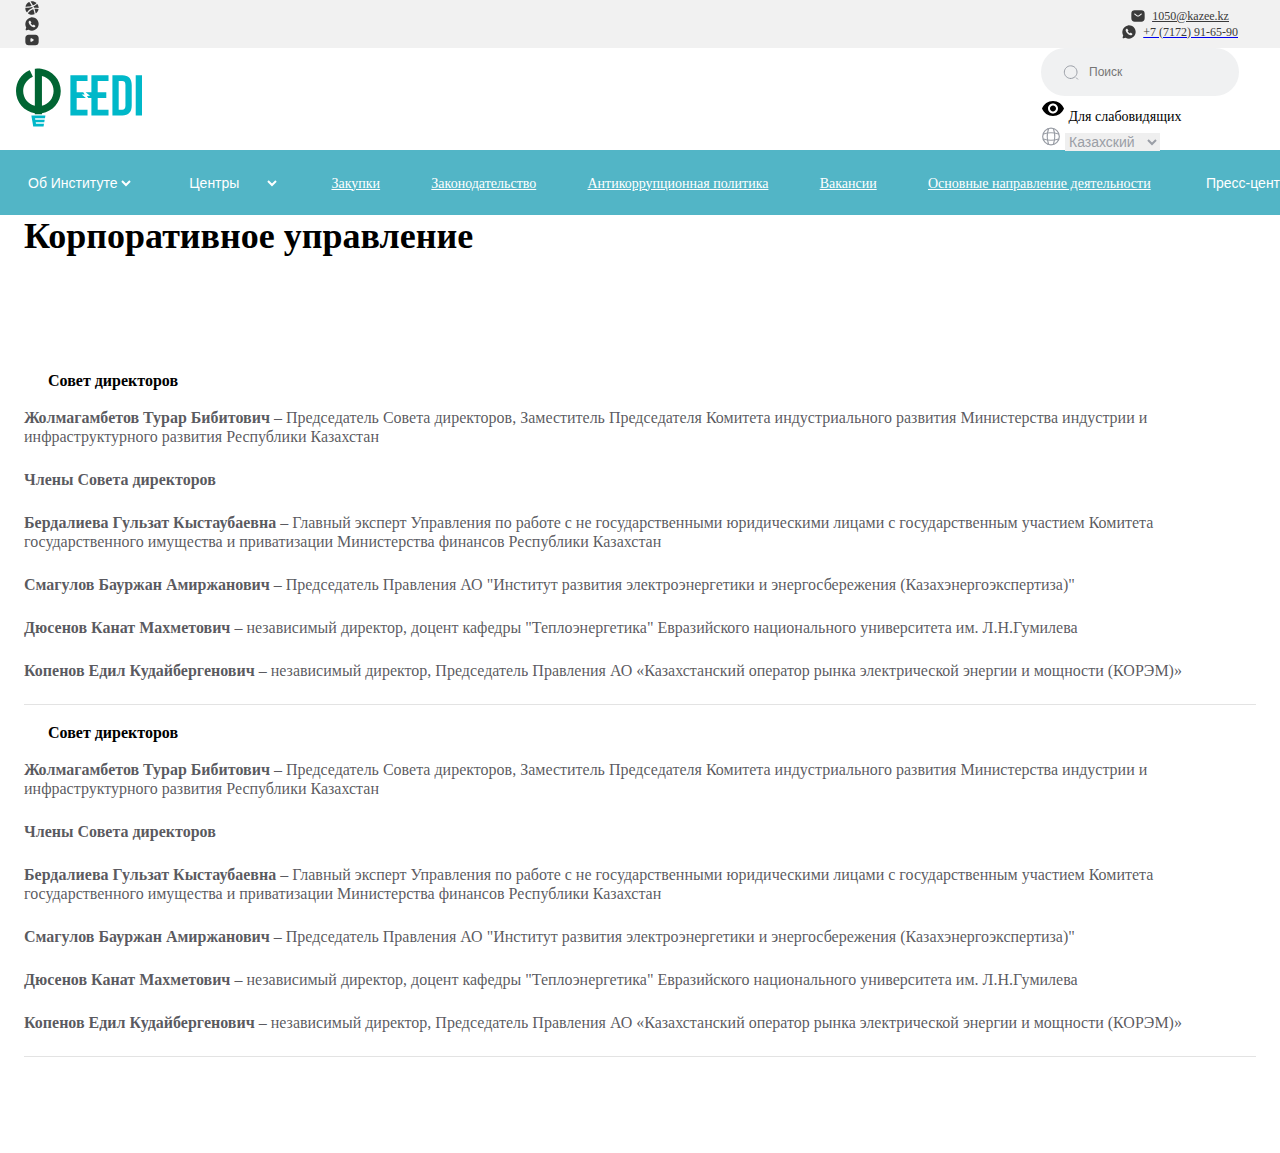
<file: corporate.html>
<!DOCTYPE html>
<html lang="en">
<head>
    <meta charset="UTF-8">
    <meta http-equiv="X-UA-Compatible" content="IE=edge">
    <meta name="viewport" content="width=device-width, initial-scale=1.0">
    <link rel="stylesheet" href="https://cdn.jsdelivr.net/npm/bootstrap@4.6.2/dist/css/bootstrap.min.css" integrity="sha384-xOolHFLEh07PJGoPkLv1IbcEPTNtaed2xpHsD9ESMhqIYd0nLMwNLD69Npy4HI+N" crossorigin="anonymous">
    <link rel="stylesheet" href="style.css"> 
    <title>Document</title>
</head>
<body>
    <div class="top-line__wrapper">
        <div class="container">
            <div class="top-line">
                <nav class="top-line__nav d-flex">
                    <a href="" class="center">
                        <img src="img/header/dribbble.svg" alt="">
                    </a>
                    <a href="" class="center">
                        <img src="img/header/whatsapp.svg" alt="">
                    </a>
                    <a href="" class="center">
                        <img src="img/header/youtube.svg" alt="">
                    </a>
                </nav>
                
                <nav class="top-line__nav d-flex">
                    <a href="" class="center text-decoration-none">
                        <img src="img/header/sms.svg" alt="">
                        <span class="text-underline">1050@kazee.kz</span>
                    </a>
                    <a href="tel:+77172916590" class="center text-decoration-none">
                        <img src="img/header/whatsapp.svg" alt="">
                        <span>+7 (7172) 91-65-90</span>
                    </a>
                </nav>
            </div>
        </div>
    </div>

    <header>
        <div>
            <div class="container header__wrapper">
                <a href="" class="logo">
                    <img src="img/header/logo.svg" alt="">
                </a>
    
                <div class="d-flex align-items-center">
                    <div class="input-block">
                        <input type="text" placeholder="Поиск" class="header__input">
                        <img class="header-input__img" src="img/header/search-normal.svg" alt="">
                    </div>
                    <p class="visually-impaired">
                        <img src="img/header/eye.svg" alt="">
                        <span>Для слабовидящих</span>
                    </p>
                    <img src="img/header/global.svg" alt="">
                    <select name="" id="language">
                        <option value="value1">Русский</option>
                        <option value="value2" selected>Казахский</option>
                        <option value="value3">Английский</option>
                    </select>
                </div>
            </div>
        </div>
        <div style="background: #52B5C6;">
            <div class="container header-navigation">
                <nav class="header-navigation__nav">
                    <li>
                        <select name="">
                            <option value="value1" selected>Об Институте</option>
                            <option value="value2" >Казахский</option>
                            <option value="value3">Английский</option>
                        </select>
                    </li>
                    <li>
                        <select name="">
                            <option value="value1" selected>Центры</option>
                            <option value="value2" >Казахский</option>
                            <option value="value3">Английский</option>
                        </select>
                    </li>
                    <li>
                        <a href="" class="text-decoration-none">
                            Закупки
                        </a>
                    </li>
                    <li>
                        <a href="" class="text-decoration-none">
                            Законодательство
                        </a>
                    </li>
                    <li>
                        <a href="" class="text-decoration-none">
                            Антикоррупционная политика
                        </a>
                    </li>
                    <li>
                        <a href="" class="text-decoration-none">
                            Вакансии
                        </a>
                    </li>
                    <li>
                        <a href="" class="text-decoration-none">
                            Основные направление деятельности
                        </a>
                    </li>
                    <li>
                        <select name="">
                            <option value="value1" selected>Пресс-центр</option>
                            <option value="value2" >Казахский</option>
                            <option value="value3">Английский</option>
                        </select>
                    </li>
                </nav>
            </div>
        </div>
    </header>

    <main>
        <section class="mb-5">
            <div class="container">
                <p class="title mt-5 mb-0">Корпоративное управление</p>
            </div>
        </section>

        <section class="collapse-block">
            <div class="container">
                <div class="collapse-border">
                    <p class="sub-title-text "  data-toggle="collapse" data-target="#collapseExample">Совет директоров <span></span></p>
                    <div class="collapse pl-4 mb-3" id="collapseExample">
                        <p><span>Жолмагамбетов Турар Бибитович</span> – Председатель Совета директоров, Заместитель Председателя Комитета индустриального развития Министерства индустрии и инфраструктурного развития Республики Казахстан</p>
                        <p><span>Члены Совета директоров</span></p>
                        <p><span>Бердалиева Гульзат Кыстаубаевна</span> – Главный эксперт Управления по работе с не государственными юридическими лицами с государственным участием Комитета государственного имущества и приватизации Министерства финансов Республики Казахстан</p>
                        <p><span>Смагулов Бауржан Амиржанович</span> – Председатель Правления АО "Институт развития электроэнергетики и энергосбережения (Казахэнергоэкспертиза)"</p>
                        <p><span>Дюсенов Канат Махметович</span> – независимый директор, доцент кафедры "Теплоэнергетика" Евразийского национального университета им. Л.Н.Гумилева</p>
                        <p><span>Копенов Едил Кудайбергенович</span> – независимый директор, Председатель Правления АО «Казахстанский оператор рынка электрической энергии и мощности (КОРЭМ)»</p>
                    </div>
                </div>
                <div class="collapse-border">
                    <p class="sub-title-text "  data-toggle="collapse" data-target="#collapseExample2">Совет директоров <span></span></p>
                    <div class="collapse pl-4 mb-3" id="collapseExample2">
                        <p><span>Жолмагамбетов Турар Бибитович</span> – Председатель Совета директоров, Заместитель Председателя Комитета индустриального развития Министерства индустрии и инфраструктурного развития Республики Казахстан</p>
                        <p><span>Члены Совета директоров</span></p>
                        <p><span>Бердалиева Гульзат Кыстаубаевна</span> – Главный эксперт Управления по работе с не государственными юридическими лицами с государственным участием Комитета государственного имущества и приватизации Министерства финансов Республики Казахстан</p>
                        <p><span>Смагулов Бауржан Амиржанович</span> – Председатель Правления АО "Институт развития электроэнергетики и энергосбережения (Казахэнергоэкспертиза)"</p>
                        <p><span>Дюсенов Канат Махметович</span> – независимый директор, доцент кафедры "Теплоэнергетика" Евразийского национального университета им. Л.Н.Гумилева</p>
                        <p><span>Копенов Едил Кудайбергенович</span> – независимый директор, Председатель Правления АО «Казахстанский оператор рынка электрической энергии и мощности (КОРЭМ)»</p>
                    </div>
                </div>
            </div>
        </section>
    </main>

    <script src="https://code.jquery.com/jquery-3.2.1.slim.min.js" integrity="sha384-KJ3o2DKtIkvYIK3UENzmM7KCkRr/rE9/Qpg6aAZGJwFDMVNA/GpGFF93hXpG5KkN" crossorigin="anonymous"></script>
<script src="https://cdn.jsdelivr.net/npm/popper.js@1.12.9/dist/umd/popper.min.js" integrity="sha384-ApNbgh9B+Y1QKtv3Rn7W3mgPxhU9K/ScQsAP7hUibX39j7fakFPskvXusvfa0b4Q" crossorigin="anonymous"></script>
<script src="https://cdn.jsdelivr.net/npm/bootstrap@4.0.0/dist/js/bootstrap.min.js" integrity="sha384-JZR6Spejh4U02d8jOt6vLEHfe/JQGiRRSQQxSfFWpi1MquVdAyjUar5+76PVCmYl" crossorigin="anonymous"></script>
</body>
</html>
</file>
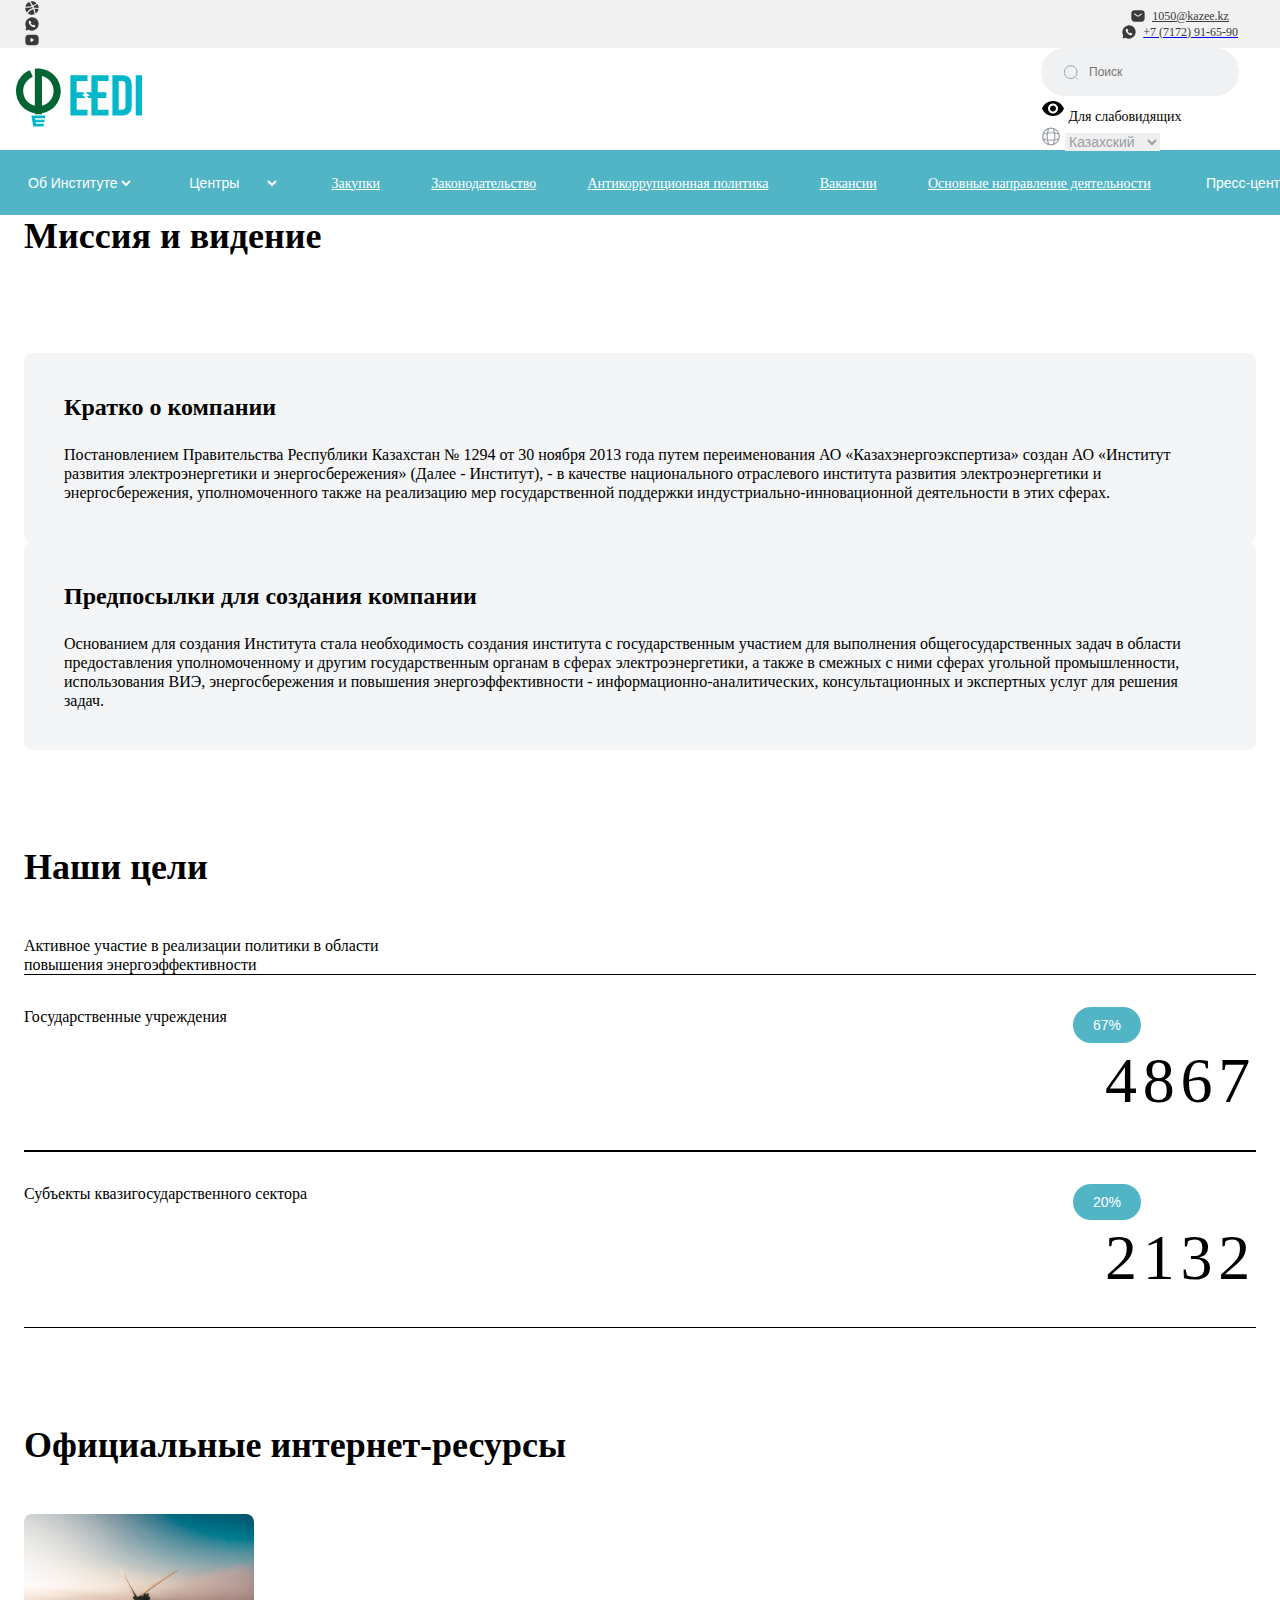
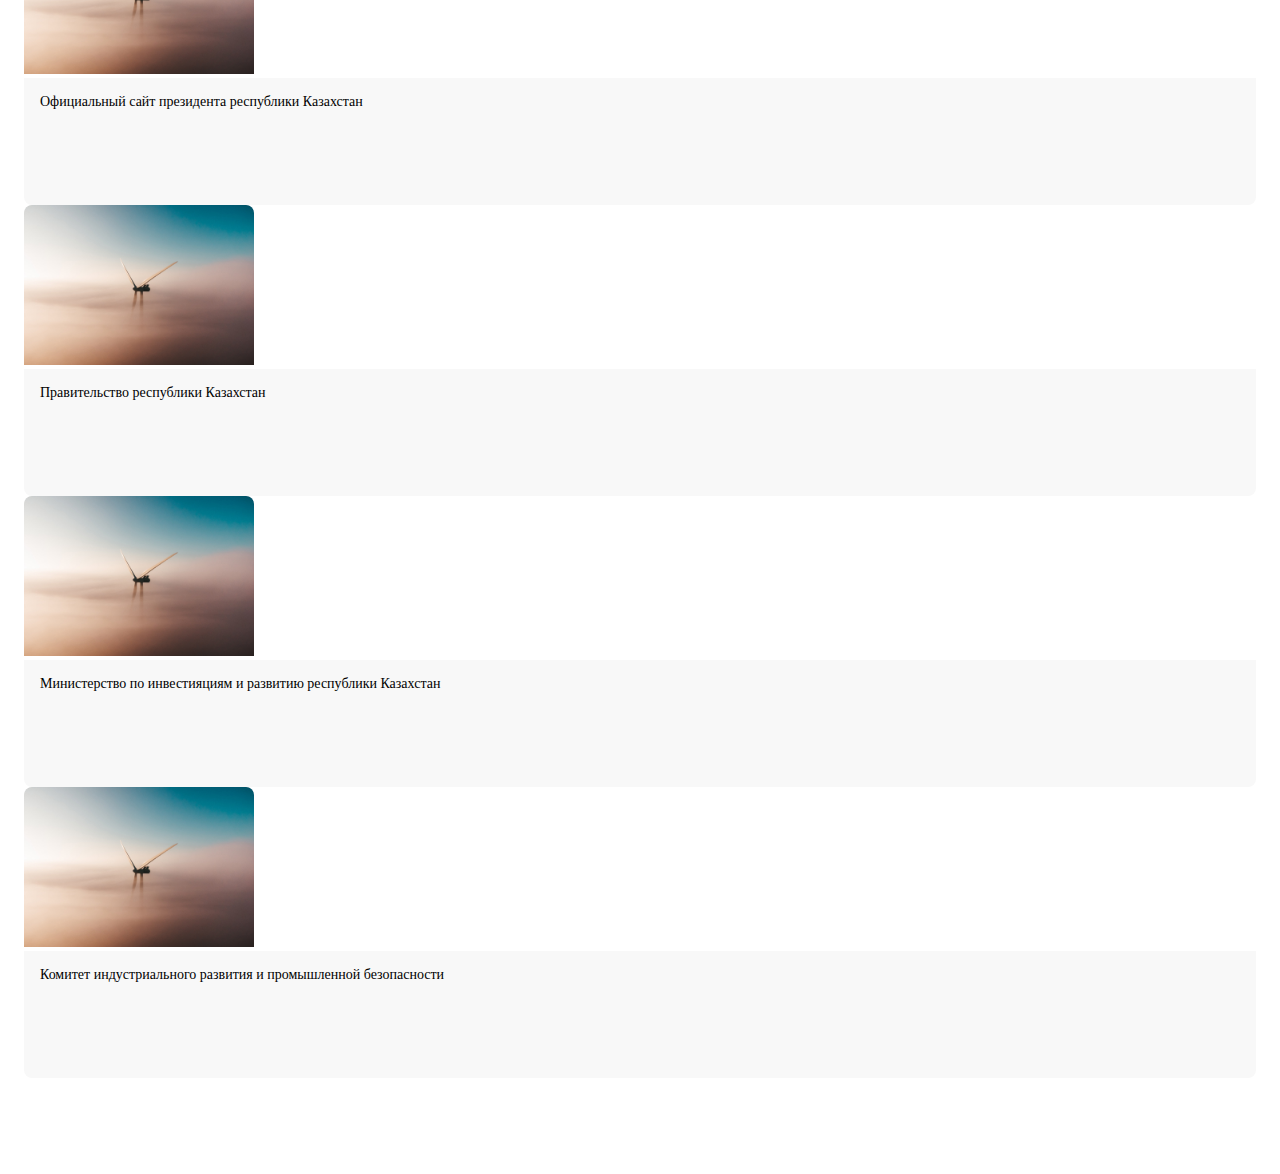
<file: mission.html>
<!DOCTYPE html>
<html lang="en">
<head>
    <meta charset="UTF-8">
    <meta http-equiv="X-UA-Compatible" content="IE=edge">
    <meta name="viewport" content="width=device-width, initial-scale=1.0">
    <link rel="stylesheet" href="https://cdn.jsdelivr.net/npm/bootstrap@4.6.2/dist/css/bootstrap.min.css" integrity="sha384-xOolHFLEh07PJGoPkLv1IbcEPTNtaed2xpHsD9ESMhqIYd0nLMwNLD69Npy4HI+N" crossorigin="anonymous">
    <link rel="stylesheet" href="style.css"> 
    <title>Document</title>
</head>
<body>
    
    <div class="top-line__wrapper">
        <div class="container">
            <div class="top-line">
                <nav class="top-line__nav d-flex">
                    <a href="" class="center">
                        <img src="img/header/dribbble.svg" alt="">
                    </a>
                    <a href="" class="center">
                        <img src="img/header/whatsapp.svg" alt="">
                    </a>
                    <a href="" class="center">
                        <img src="img/header/youtube.svg" alt="">
                    </a>
                </nav>
                
                <nav class="top-line__nav d-flex">
                    <a href="" class="center text-decoration-none">
                        <img src="img/header/sms.svg" alt="">
                        <span class="text-underline">1050@kazee.kz</span>
                    </a>
                    <a href="tel:+77172916590" class="center text-decoration-none">
                        <img src="img/header/whatsapp.svg" alt="">
                        <span>+7 (7172) 91-65-90</span>
                    </a>
                </nav>
            </div>
        </div>
    </div>

    <header>
        <div>
            <div class="container header__wrapper">
                <a href="" class="logo">
                    <img src="img/header/logo.svg" alt="">
                </a>
    
                <div class="d-flex align-items-center">
                    <div class="input-block">
                        <input type="text" placeholder="Поиск" class="header__input">
                        <img class="header-input__img" src="img/header/search-normal.svg" alt="">
                    </div>
                    <p class="visually-impaired">
                        <img src="img/header/eye.svg" alt="">
                        <span>Для слабовидящих</span>
                    </p>
                    <img src="img/header/global.svg" alt="">
                    <select name="" id="language">
                        <option value="value1">Русский</option>
                        <option value="value2" selected>Казахский</option>
                        <option value="value3">Английский</option>
                    </select>
                </div>
            </div>
        </div>
        <div style="background: #52B5C6;">
            <div class="container header-navigation">
                <nav class="header-navigation__nav">
                    <li>
                        <select name="">
                            <option value="value1" selected>Об Институте</option>
                            <option value="value2" >Казахский</option>
                            <option value="value3">Английский</option>
                        </select>
                    </li>
                    <li>
                        <select name="">
                            <option value="value1" selected>Центры</option>
                            <option value="value2" >Казахский</option>
                            <option value="value3">Английский</option>
                        </select>
                    </li>
                    <li>
                        <a href="" class="text-decoration-none">
                            Закупки
                        </a>
                    </li>
                    <li>
                        <a href="" class="text-decoration-none">
                            Законодательство
                        </a>
                    </li>
                    <li>
                        <a href="" class="text-decoration-none">
                            Антикоррупционная политика
                        </a>
                    </li>
                    <li>
                        <a href="" class="text-decoration-none">
                            Вакансии
                        </a>
                    </li>
                    <li>
                        <a href="" class="text-decoration-none">
                            Основные направление деятельности
                        </a>
                    </li>
                    <li>
                        <select name="">
                            <option value="value1" selected>Пресс-центр</option>
                            <option value="value2" >Казахский</option>
                            <option value="value3">Английский</option>
                        </select>
                    </li>
                </nav>
            </div>
        </div>
    </header>

    <main>
        <section class="mb-5">
            <div class="container mt-5">
                <p class="title mb-0">Миссия и видение</p>
            </div>
        </section>

        <section>
            <div class="container">
                <div class="row">
                    <div class="col-12 col-lg-6 mb-4">
                        <div class="bg-gray__info">
                            <p class="sub-title">Кратко о компании</p>
                            <p>Постановлением Правительства Республики Казахстан № 1294 от 30 ноября 2013 года путем переименования 
                                АО «Казахэнергоэкспертиза» создан АО «Институт развития электроэнергетики и энергосбережения» 
                                (Далее - Институт), - в качестве национального отраслевого института развития электроэнергетики и энергосбережения,
                                уполномоченного также на реализацию мер государственной поддержки индустриально-инновационной деятельности в этих сферах.</p>
                        </div>
                    </div>
                    <div class="col-12 col-lg-6 mb-4">
                        <div class="bg-gray__info">
                            <p class="sub-title">Предпосылки для создания компании</p>
                            <p>Основанием для создания Института стала необходимость создания института с государственным участием для выполнения 
                                общегосударственных задач в области предоставления уполномоченному и другим государственным органам в сферах электроэнергетики,
                                 а также в смежных с ними сферах угольной промышленности, использования ВИЭ, энергосбережения и повышения энергоэффективности -
                                  информационно-аналитических, консультационных и экспертных услуг для решения задач.</p>
                        </div>
                    </div>
                </div>
            </div>
        </section>

        <section>
            <div class="container mt-5">
                <p class="title mb-0">Наши цели</p>
                <p style="max-width: 416px;">Активное участие в реализации политики в области повышения энергоэффективности</p>
                <div class="row mt-5">
                    <div class="col-12 col-lg-6">
                        <div class="border-item border-item__top">
                            <p>Государственные учреждения</p>
                            <div class="d-flex align-items-center">
                                <button class="btn-touch mr-3">67%</button>
                                <p class="border-item__num">4867</p>
                            </div>
                        </div>
                    </div>
                    <div class="col-12 col-lg-6">
                        <div class="border-item border-item__top">
                            <p>Субъекты квазигосударственного сектора</p>
                            <div class="d-flex align-items-center">
                                <button class="btn-touch mr-3">20%</button>
                                <p class="border-item__num">2132</p>
                            </div>
                        </div>
                    </div>
                </div>
            </div>
        </section>

        <section class="main-cart-banner">
            <div class="container">
                <p class="title">Официальные интернет-ресурсы</p>

                <div class="row">
                    <div class="col-6 col-md-3 mb-3 pl-0 pr-md-3">
                        <div class="card">
                            <img class="card-img-top" src="/img/cart-main.jpg" alt="Card image cap">
                            <div class="card-body">
                                <p class="card-text">Официальный сайт президента республики Казахстан</p>
                            </div>
                        </div>
                    </div>
                    <div class="col-6 col-md-3 pr-0 px-md-2">
                        <div class="card">
                            <img class="card-img-top" src="/img/cart-main.jpg" alt="Card image cap">
                            <div class="card-body">
                                <p class="card-text">Правительство республики Казахстан</p>
                            </div>
                        </div>
                    </div>
                    <div class="col-6 col-md-3 mb-3 pl-0 px-md-2">
                        <div class="card">
                            <img class="card-img-top" src="/img/cart-main.jpg" alt="Card image cap">
                            <div class="card-body">
                                <p class="card-text">Министерство по инвестияциям и развитию республики Казахстан</p>
                            </div>
                        </div>
                    </div>
                    <div class="col-6 col-md-3 pr-0 pl-md-3">
                        <div class="card">
                            <img class="card-img-top" src="/img/cart-main.jpg" alt="Card image cap">
                            <div class="card-body">
                                <p class="card-text">Комитет индустриального развития и промышленной безопасности</p>
                            </div>
                        </div>
                    </div>
                </div>
            </div>
        </section>
    </main>
</body>
</html>
</file>
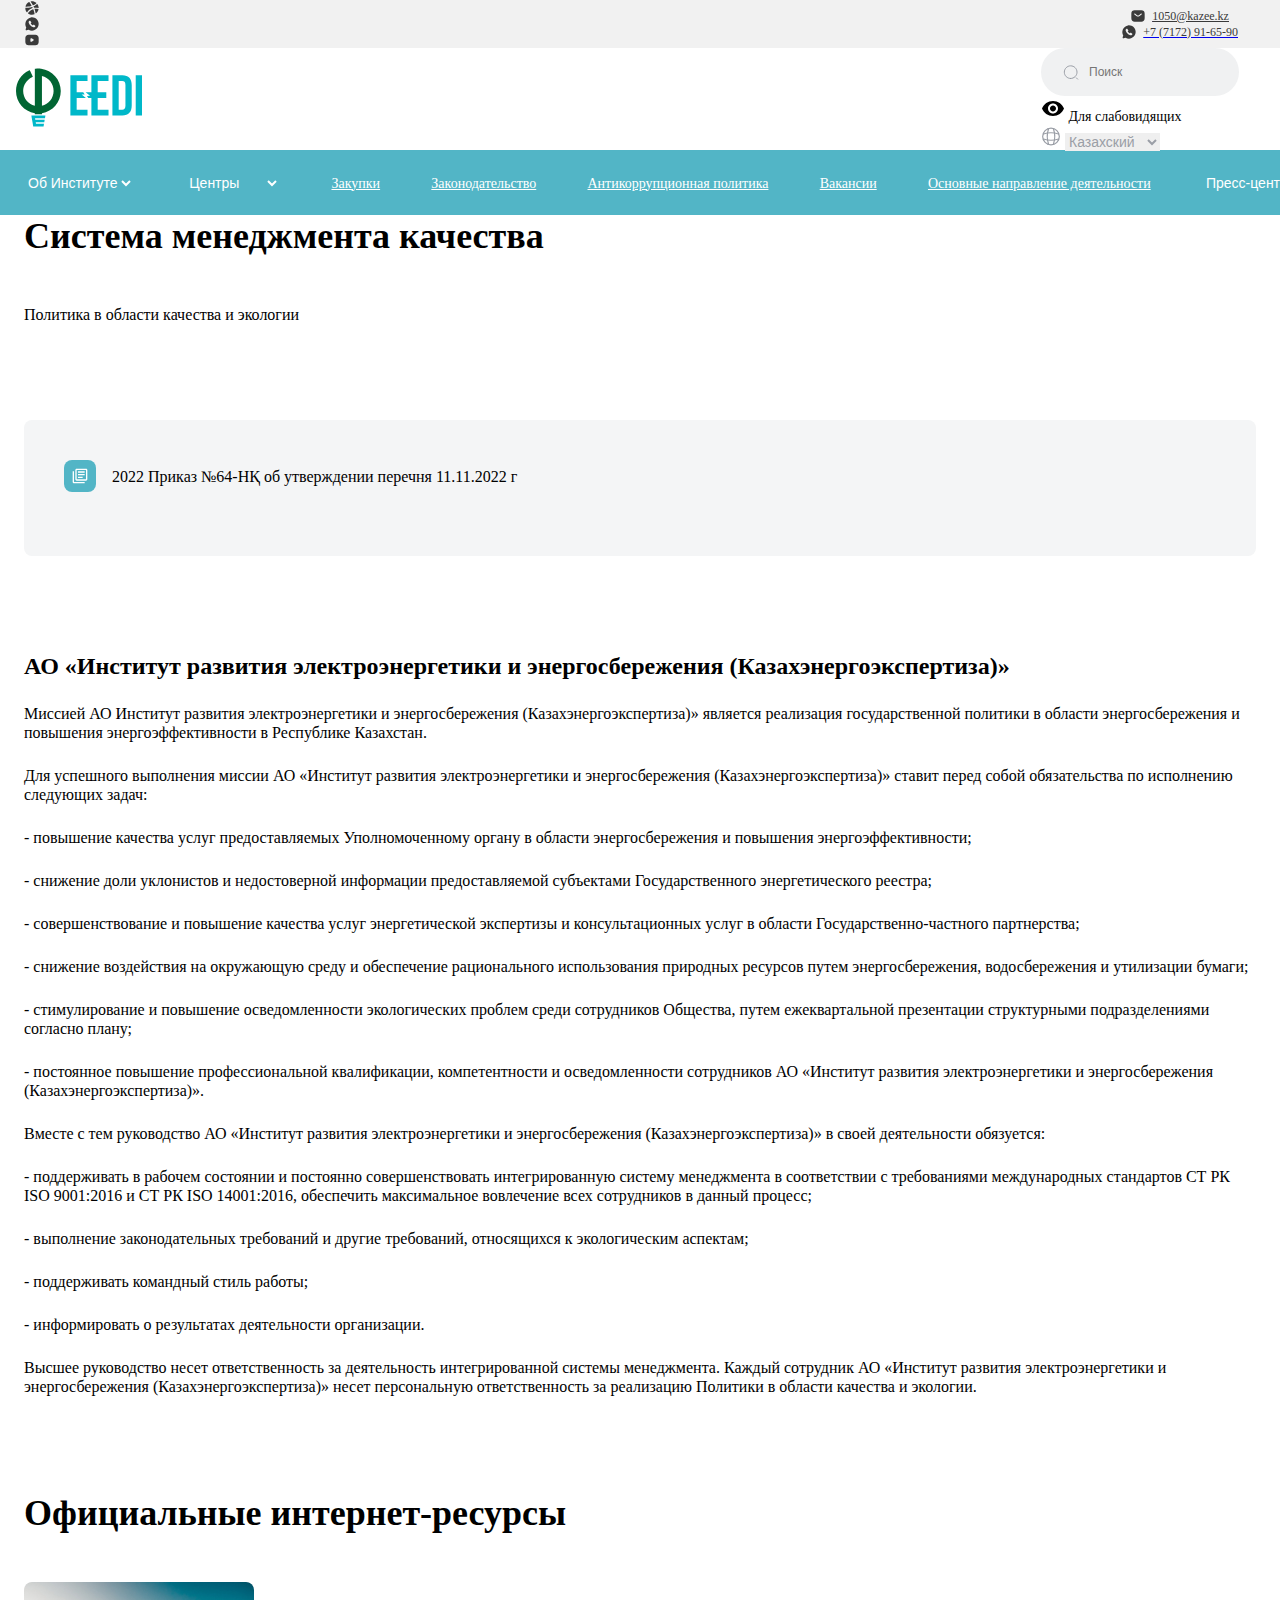
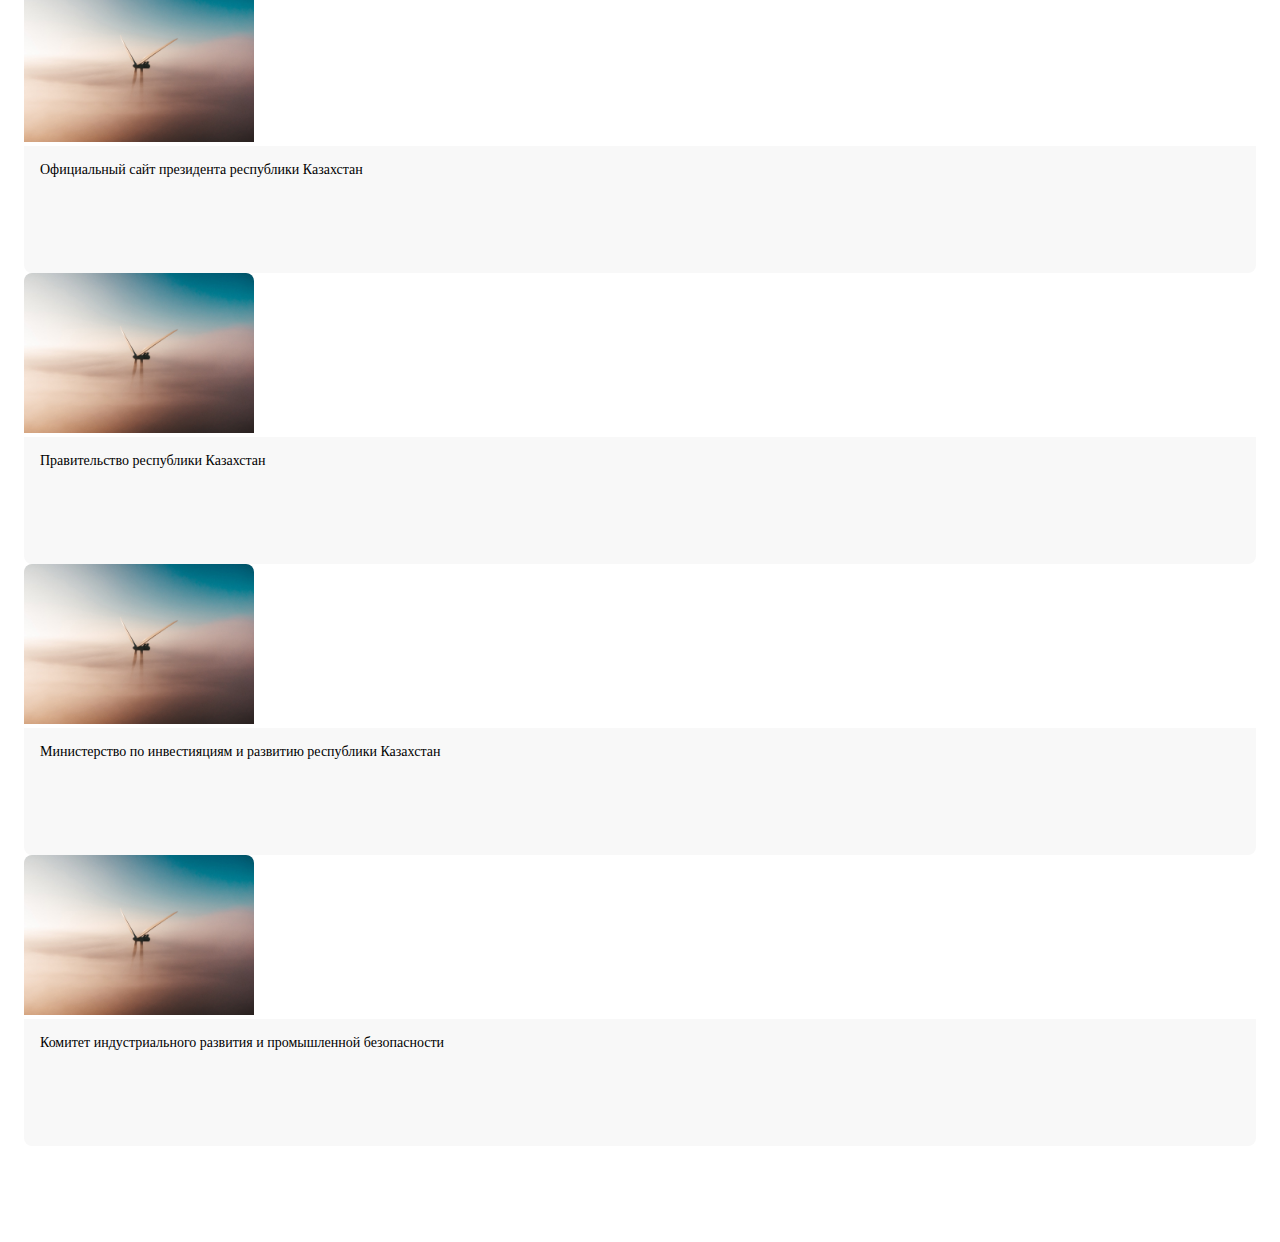
<file: quality-system.html>
<!DOCTYPE html>
<html lang="en">
<head>
    <meta charset="UTF-8">
    <meta http-equiv="X-UA-Compatible" content="IE=edge">
    <meta name="viewport" content="width=device-width, initial-scale=1.0">
    <link rel="stylesheet" href="https://cdn.jsdelivr.net/npm/bootstrap@4.6.2/dist/css/bootstrap.min.css" integrity="sha384-xOolHFLEh07PJGoPkLv1IbcEPTNtaed2xpHsD9ESMhqIYd0nLMwNLD69Npy4HI+N" crossorigin="anonymous">
    <link rel="stylesheet" href="style.css"> 
    <title>Document</title>
</head>
<body>
    
    <div class="top-line__wrapper">
        <div class="container">
            <div class="top-line">
                <nav class="top-line__nav d-flex">
                    <a href="" class="center">
                        <img src="img/header/dribbble.svg" alt="">
                    </a>
                    <a href="" class="center">
                        <img src="img/header/whatsapp.svg" alt="">
                    </a>
                    <a href="" class="center">
                        <img src="img/header/youtube.svg" alt="">
                    </a>
                </nav>
                
                <nav class="top-line__nav d-flex">
                    <a href="" class="center text-decoration-none">
                        <img src="img/header/sms.svg" alt="">
                        <span class="text-underline">1050@kazee.kz</span>
                    </a>
                    <a href="tel:+77172916590" class="center text-decoration-none">
                        <img src="img/header/whatsapp.svg" alt="">
                        <span>+7 (7172) 91-65-90</span>
                    </a>
                </nav>
            </div>
        </div>
    </div>

    <header>
        <div>
            <div class="container header__wrapper">
                <a href="" class="logo">
                    <img src="img/header/logo.svg" alt="">
                </a>
    
                <div class="d-flex align-items-center">
                    <div class="input-block">
                        <input type="text" placeholder="Поиск" class="header__input">
                        <img class="header-input__img" src="img/header/search-normal.svg" alt="">
                    </div>
                    <p class="visually-impaired">
                        <img src="img/header/eye.svg" alt="">
                        <span>Для слабовидящих</span>
                    </p>
                    <img src="img/header/global.svg" alt="">
                    <select name="" id="language">
                        <option value="value1">Русский</option>
                        <option value="value2" selected>Казахский</option>
                        <option value="value3">Английский</option>
                    </select>
                </div>
            </div>
        </div>
        <div style="background: #52B5C6;">
            <div class="container header-navigation">
                <nav class="header-navigation__nav">
                    <li>
                        <select name="">
                            <option value="value1" selected>Об Институте</option>
                            <option value="value2" >Казахский</option>
                            <option value="value3">Английский</option>
                        </select>
                    </li>
                    <li>
                        <select name="">
                            <option value="value1" selected>Центры</option>
                            <option value="value2" >Казахский</option>
                            <option value="value3">Английский</option>
                        </select>
                    </li>
                    <li>
                        <a href="" class="text-decoration-none">
                            Закупки
                        </a>
                    </li>
                    <li>
                        <a href="" class="text-decoration-none">
                            Законодательство
                        </a>
                    </li>
                    <li>
                        <a href="" class="text-decoration-none">
                            Антикоррупционная политика
                        </a>
                    </li>
                    <li>
                        <a href="" class="text-decoration-none">
                            Вакансии
                        </a>
                    </li>
                    <li>
                        <a href="" class="text-decoration-none">
                            Основные направление деятельности
                        </a>
                    </li>
                    <li>
                        <select name="">
                            <option value="value1" selected>Пресс-центр</option>
                            <option value="value2" >Казахский</option>
                            <option value="value3">Английский</option>
                        </select>
                    </li>
                </nav>
            </div>
        </div>
    </header>

    <main>
        <section class="mb-5">
            <div class="container">
                <p class="title mt-5 mb-0">Система менеджмента качества</p>
                <p>Политика в области качества и экологии</p>
            </div>
        </section>

        <section>
            <div class="container">
                <div class="row">
                    <div class="col-12 col-lg-6">
                        <div class="bg-gray__info">
                            <div class="bg-gray__item mb-0">
                                <div class="info-block__img center">
                                    <img src="img/icon/border-item-document.svg" alt="">
                                </div>
                                <p>2022 Приказ №64-НҚ об утверждении перечня 11.11.2022 г</p>
                            </div>
                        </div>
                    </div>
                </div>
            </div>
        </section>

        <section class="text-group">
            <div class="container">
                <p class="sub-title mb-5">АО «Институт развития электроэнергетики и энергосбережения (Казахэнергоэкспертиза)»</p>
                <p>Миссией АО Институт развития электроэнергетики и энергосбережения (Казахэнергоэкспертиза)» является реализация государственной политики в области энергосбережения и повышения энергоэффективности в Республике Казахстан.</p>
                <p>Для успешного выполнения миссии АО «Институт развития электроэнергетики и энергосбережения (Казахэнергоэкспертиза)» ставит перед собой обязательства по исполнению следующих задач:</p>
                <p>- повышение качества услуг предоставляемых Уполномоченному органу в области энергосбережения и повышения энергоэффективности;</p>
                <p>- снижение доли уклонистов и недостоверной информации предоставляемой субъектами Государственного энергетического реестра;</p>
                <p>- совершенствование и повышение качества услуг энергетической экспертизы и консультационных услуг в области Государственно-частного партнерства;</p>
                <p>- снижение воздействия на окружающую среду и обеспечение рационального использования природных ресурсов путем энергосбережения, водосбережения и утилизации бумаги;</p>
                <p>- стимулирование и повышение осведомленности экологических проблем среди сотрудников Общества, путем ежеквартальной презентации структурными подразделениями согласно плану;</p>
                <p>- постоянное повышение профессиональной квалификации, компетентности и осведомленности сотрудников АО «Институт развития электроэнергетики и энергосбережения (Казахэнергоэкспертиза)».</p>
                <p>Вместе с тем руководство АО «Институт развития электроэнергетики и энергосбережения (Казахэнергоэкспертиза)» в своей деятельности обязуется:</p>
                <p>- поддерживать в рабочем состоянии и постоянно совершенствовать интегрированную систему менеджмента в соответствии с требованиями международных стандартов СТ РК ISO 9001:2016 и СТ РК ISO 14001:2016, обеспечить максимальное вовлечение всех сотрудников в данный процесс;</p>
                <p>- выполнение законодательных требований и другие требований, относящихся к экологическим аспектам;</p>
                <p>- поддерживать командный стиль работы;</p>
                <p>- информировать о результатах деятельности организации.</p>
                <p>Высшее руководство несет ответственность за деятельность интегрированной системы менеджмента. Каждый сотрудник АО «Институт развития электроэнергетики и энергосбережения (Казахэнергоэкспертиза)» несет персональную ответственность за реализацию Политики в области качества и экологии.</p>
            </div>
        </section>
        
        <section class="main-cart-banner">
            <div class="container">
                <p class="title">Официальные интернет-ресурсы</p>

                <div class="row">
                    <div class="col-6 col-md-3 mb-3 pl-0 pr-md-3">
                        <div class="card">
                            <img class="card-img-top" src="/img/cart-main.jpg" alt="Card image cap">
                            <div class="card-body">
                                <p class="card-text">Официальный сайт президента республики Казахстан</p>
                            </div>
                        </div>
                    </div>
                    <div class="col-6 col-md-3 pr-0 px-md-2">
                        <div class="card">
                            <img class="card-img-top" src="/img/cart-main.jpg" alt="Card image cap">
                            <div class="card-body">
                                <p class="card-text">Правительство республики Казахстан</p>
                            </div>
                        </div>
                    </div>
                    <div class="col-6 col-md-3 mb-3 pl-0 px-md-2">
                        <div class="card">
                            <img class="card-img-top" src="/img/cart-main.jpg" alt="Card image cap">
                            <div class="card-body">
                                <p class="card-text">Министерство по инвестияциям и развитию республики Казахстан</p>
                            </div>
                        </div>
                    </div>
                    <div class="col-6 col-md-3 pr-0 pl-md-3">
                        <div class="card">
                            <img class="card-img-top" src="/img/cart-main.jpg" alt="Card image cap">
                            <div class="card-body">
                                <p class="card-text">Комитет индустриального развития и промышленной безопасности</p>
                            </div>
                        </div>
                    </div>
                </div>
            </div>
        </section>
    </main>
</body>
</html>
</file>
<file: style.css>
* {
    margin: 0;
    padding: 0;
}

p {
    margin-bottom: 0;
    font-size: 1rem;
    line-height: 19px;
}

.center {
    display: flex;
    align-items: center;
    justify-content: center;
}


.border-circle {
    width: 2.5rem;
    height: 2.5rem;
    border-radius: 50%;
    border: 1px solid #000000;
}

.bg-gray-100 {
    background: #F4F5F6;
}

.bg-gray__info {
    background: #F4F5F6;
    border-radius: 8px;
    padding: 2.5rem;
}

.bg-blue__info {
    color: #fff;
    background: #52B5C6;
    border-radius: 8px;
    padding: 2.5rem;
}

.input-block {
    position: relative;
}

section {
    margin-bottom: 96px;
}

li {
    list-style: none;
}

select {
    cursor: pointer;
}

select option {
    color: #000;
}

.text-underline {
    text-decoration: underline;
}

.card {
    border: none;
}

.card-body {
    padding: 1rem;
    border-radius: 0px 0px 8px 8px;
    background: #F8F8F8;
}

.btn-card {
    color: #52B5C6;
    font-weight: 400;
    font-size: 14px;
    line-height: 16px;
    position: relative;
}

.btn-card::before {
    content: '→';
    position: absolute;
    top: 3px;
    right: -20px;
}

.card-img-top {
    border-radius: 8px 8px 0px 0px;
}

.card-title {
    font-weight: 600;
    font-size: 16px;
    line-height: 19px;
    margin-bottom: 1rem;
}

.card-text {
    font-weight: 400;
    font-size: 14px;
    line-height: 16px;
    margin-bottom: 1rem;
}

.container {
    max-width: 1280px;
    padding: 0 1.5rem;
}

.title {
    font-size: 2.25rem;
    font-weight: 600;
    margin-bottom: 3rem;
    line-height: 42px;
}

.sub-title {
    font-size: 1.5rem;
    margin-bottom: 1.5rem;
    line-height: 28px;
    font-weight: 700;
}

.sub-title-text {
    font-weight: 700;
    font-size: 16px;
    line-height: 19px;
}

button {
    height: 36px;
    font-size: 14px;
    border-radius: 2rem;
    outline: none;
    border: none;
}

.btn-touch {
    padding: 0 20px;
    background: #52B5C6;
    color: #fff;
}

.btn-info {
    padding: 0 24px;
    border: 1px solid #000;
    background: #fff;
    color: #000;
}

.btn-white {
    padding: 0 24px;
    border: 1px solid #fff;
    background: transparent;
    color: #fff;
}

.top-line__wrapper {
    background: #F1F1F1;
}

.top-line {
    height: 48px;
    display: flex;
    align-items: center;
    justify-content: space-between;
}

.top-line__nav a {
    margin-right: 1.125rem;
}

.top-line__nav a span {
    font-size: 12px;
    margin-left: 6px;
    color: #3A3A3A;
    font-weight: 500;
}

header {
    position: sticky;
}

.header__wrapper {
    height: 5rem;
    padding: 11px 1rem;
    display: flex;
    align-items: center;
    justify-content: space-between;
    top: 48px;
}

.header__input {
    width: 150px;
    height: 3rem;
    padding-left: 48px;
    font-size: 12px;
    color: #9A9EA6;
    background: #F0F1F2;
    border-radius: 30px;
    border: none;
    outline: none;
    position: relative;
    margin-right: 1.563rem;
}

.header-input__img {
    content: url(img/header/search-normal.svg);
    position: absolute;
    left: 22px;
    top: 16px;
}

.visually-impaired {
    font-size: 14px;
    font-weight: 500;
    white-space: nowrap;
    margin-bottom: 0;
    margin-right: 1.125rem;
}

#language {
    border: none;
    color: #9A9EA6;
    font-weight: 400;
    font-size: 14px;
    outline: none;
}

.header-navigation {
    width: 100%;    
    font-weight: 400;
}

.navigation-burger {
    padding: 15px 0;
    display: none;
    justify-content: flex-end;
}

.navigation-burger img {
    width: 24px;
    height: 24px;
}

.header-navigation__nav {
    height: 4.063rem;
    display: flex;
    flex-wrap: wrap;
    align-items: center;
    justify-content: space-between;
    color: #fff;
}

.header-navigation__nav li {
    white-space: nowrap;
}

.header-navigation__nav select {
    background: transparent;
    outline: none;
    border: none;
    color: #fff;
    font-size: 14px;
}

.header-navigation__nav a {
    color: #fff;
    font-size: 14px;
}

.state-information {
    margin-top: -30px;
    margin-bottom: 114px;
    padding: 0 4rem;
}

.state-information .title {
    font-size: 3rem;
    margin-bottom: 1rem;
    line-height: 56px;
}

.spending-calculator {
    background: #F4F5F6;
    border-radius: 8px;
    padding: 4rem 1rem;
}

.spending-calculator__wrapper {
    max-width: 800px;
    margin: 0 auto;
}

.spending-calculator__number {
    font-weight: 600;
    font-size: 20px;
    line-height: 23px;
}

.spending-calculator input {
    height: 56px;
    margin-bottom: 36px;
    border: 2.5px solid #4724FB;
    border-radius: 8px;
    outline: none;
}

.spending-calculator__card {
    width: 100%;
    height: 248px;
    background: #3090E8;
    color: #fff;
    border-radius: 1rem;
    padding: 3rem;
    display: flex;
    align-items: flex-start;
    flex-direction: column;
    justify-content: space-between;
}

.grid-item {
    height: 27.625rem;
    padding: 2.5rem 2.5rem 0 2.5rem;
}

.grid-item .border-circle {
    margin-bottom: 1.5rem;
}

.grid-item__list {
    max-width: 320px;
    margin-bottom: 1.5rem;
    padding-left: 1.2rem;
    position: relative;
}

.grid-item__list::after {
    content: '';
    width: 4px;
    height: 4px;
    background: #000;
    border-radius: 50%;
    position: absolute;
    left: 0;
    top: 45%;
}

.grid-item__year {
    font-size: 2.5rem;
    font-weight: 700;
    margin-bottom: 1.5rem;
    line-height: 2.5rem;
}

.main-block-info__inf {
    border-radius: 8px 0px 0px 8px;
    padding: 4.063rem 0 2.813rem 4.688rem;
}

.main-block-info__inf .btn-info {
    margin-bottom: 2rem;
}

.main-block-info__text {
    max-width: 340px;
    margin-bottom: 2rem;
}

.main-block-img {
    margin-left: -5px;
    border-radius: 0px 8px 8px 0px;
    background-size: cover!important;
}

.partner .card-img-top {
    height: 160px;
    border-radius: 8px;
}

.main-cart-banner .card-img-top {
    height: 160px;
}

.main-cart-banner .card-body {
    height: 5.938rem;
}

.border-item {
    display: flex;
    justify-content: space-between;
    border-bottom: 1px solid #000000;
    padding: 2rem 0;
}

.border-item__top {
    border-top: 1px solid #000000;
}

.bg-gray__item {
    display: flex;
    align-items: center;
    margin-bottom: 1.5rem;
}

.border-item__num {
    font-weight: 300;
    font-size: 64px;
    line-height: 75px;
    letter-spacing: 0.09em;
    margin-left: 2rem;
}

.info-block__img {
    min-width: 2rem;
    height: 2rem;
    margin-right: 1rem;
    background: #52B5C6;
    border-radius: 8px;
}

.bg-gray__profession {
    font-weight: 400;
    font-size: 14px;
    line-height: 16px;
    margin-bottom: 1rem;
}

.bg-gray__phone {
    font-weight: 500;
    font-size: 14px;
    line-height: 16px;
}

.bg-gray__number {
    font-weight: 400;
    font-size: 12px;
    line-height: 14px;
}

.bg-blue__info li {
    max-width: 455px;
}

.bg-blue__info li::after {
    content: '';
    width: 4px;
    height: 4px;
    background: #fff;
    border-radius: 50%;
    position: absolute;
    left: 0;
    top: 10px;
}

.text-group p {
    margin-bottom: 1.5rem;
}

.collapse-block .sub-title-text {
    cursor: pointer;
    padding: 1.125rem 1.5rem;
}

.collapse-border {
    border-bottom: 1px solid #E3E3E3;
}

.collapse-border .collapse p {
    color: rgba(60, 60, 67, 0.85);
    margin-bottom: 1.5rem;
    font-style: 1.2rem;
}

.collapse-border .collapse span {
    font-weight: 600;
}

footer {
    background: #3A3A3A;
    color: #fff;
}

footer a {
    color: inherit;
    text-decoration: none;
    color: #E0E0E0;
}

footer li {
    margin-bottom: 24px;
}

.footer-wrapper {
    padding: 3rem 0;
}

.footer-wrapper .logo img {
    margin-bottom: 2.5rem;
}

.footer-title {
    width: 100%;
    height: 24px;
    font-weight: 700;
    font-size: 18px;
    line-height: 21px;
}

.footer-title {
    margin-bottom: 16px;
}

footer .input-block {
    max-width: 340px;
} 

footer .input-block input {
    width: 100%!important;
    padding: 6px;
    padding-left: 50px;
}

footer .input-block .btn-touch {
    position: absolute;
    top: 6px;
    right: 6px;
}

.svg-map path {
    position: relative;
}

.svg-map path:hover {
    fill: #52B5C6;
    cursor: pointer;
}

@media screen and (max-width: 992px) { 
    
}

@media screen and (max-width: 768px) {
    .main-block-info__inf {
        border-radius: 8px 8px 0px 0px;
    }

    .main-block-img {
        width: 100%;
        height: 400px;
        border-radius: 0px 0px 8px 8px;
        margin-left: 0;
    }
}

@media screen and (max-width: 420px) {
    html {
        font-size: 15px;
    }

    .main-block-info__inf  {
        padding: 1.5rem;
    }
}

@media screen and (max-width: 756px) {
    html{
        font-size: 12px;
    }

    .visually-impaired__span {
        display: none;
    }

    .navigation-burger {
        display: flex;
    }

    .header-navigation__nav {
        display: none;
    }

    #language {
        display: none;
    }

    .state-information {
        padding: 0 2rem;
    }
}
</file>
